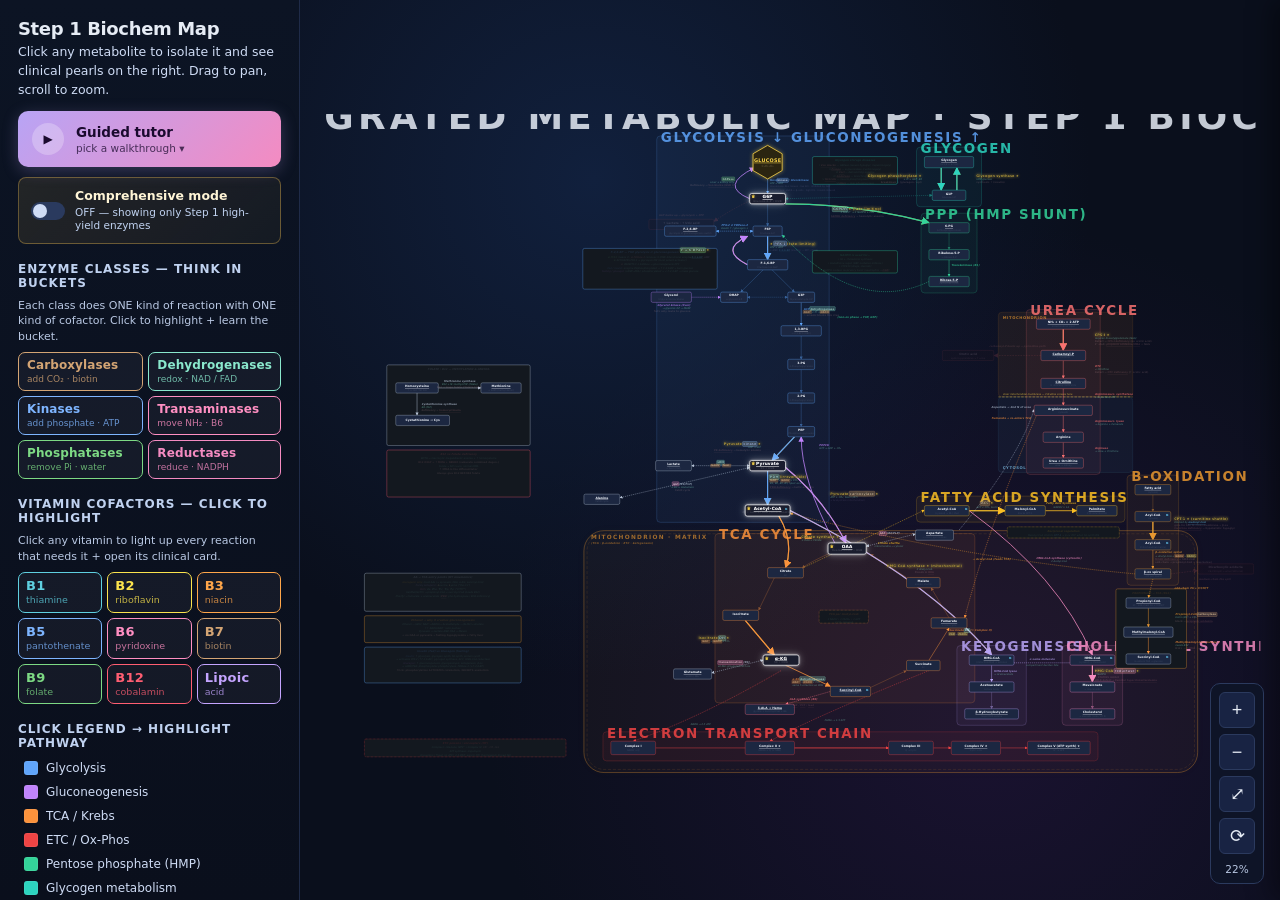
<file: index.html>
<!DOCTYPE html>
<html lang="en">
<head>
<meta charset="utf-8">
<title>Step 1 Biochem — Integrated Metabolic Map</title>
<style>
:root {
  --bg: #0a0f1c;
  --panel: #111a2e;
  --panel-2: #182343;
  --ink: #e6ecf5;
  --muted: #a8b8d4;
  --hub: #f5c451;
  --hub-bg: #2b2511;
  --rl: #ff5a5f;
  --cof: #8ae8cd;
  --reg: #d6b9f3;
  --note: #f5bcbc;
  --p-glyco: #60a5fa;
  --p-gng:   #c084fc;
  --p-tca:   #fb923c;
  --p-etc:   #ef4444;
  --p-ppp:   #34d399;
  --p-glyg:  #2dd4bf;
  --p-fas:   #fbbf24;
  --p-box:   #e89730;
  --p-keto:  #b8a4f5;
  --p-chol:  #f48bc1;
  --p-urea:  #f87171;
  --p-aa:    #b8c5d8;
  --p-heme:  #fb7185;
}
* { box-sizing: border-box; }
html, body { margin:0; padding:0; height:100%; background:var(--bg); color:var(--ink); font-family: 'Inter','Segoe UI', system-ui, sans-serif; overflow:hidden; }
#app { display:grid; grid-template-columns: 300px 1fr; height:100vh; }

aside#sidebar {
  background: linear-gradient(180deg, #0c1424 0%, #0a0f1c 100%);
  border-right: 1px solid #1f2b48;
  padding: 18px;
  overflow-y: auto;
}
aside h1 { font-size: 18px; margin: 0 0 4px 0; letter-spacing: -0.02em; }
aside h2 { font-size: 12px; margin: 18px 0 8px 0; color: #c0d2f0; text-transform: uppercase; letter-spacing: 0.08em; }
aside p.intro { font-size: 12.5px; line-height: 1.5; color: #cfdcf5; margin: 4px 0 12px 0; }
.legend { display:flex; flex-direction:column; gap:4px; font-size:12px; }
.legend .row { display:flex; align-items:center; gap:8px; cursor:pointer; padding:3px 6px; border-radius:4px; color:#cfdcf5; }
.legend .row:hover { background:#162342; }
.legend .row.active { background:#1d2c54; color:#fff; }
.swatch { width:14px; height:14px; border-radius:3px; flex-shrink:0; box-shadow: 0 0 0 1px rgba(255,255,255,0.06) inset; }
.keyitem { font-size: 11.5px; color:#d3dff5; line-height:1.55; margin:3px 0; }
.keyitem b { color: var(--hub); }
.keyitem .rl { color: var(--rl); font-weight: 700; }
.controls { display:flex; gap:6px; margin-top: 14px; flex-wrap:wrap; }
.controls button {
  background: var(--panel-2); color: var(--ink); border: 1px solid #2b3a5e;
  padding: 6px 9px; font-size: 11.5px; border-radius:6px; cursor:pointer;
  transition: background 0.15s;
}
.controls button:hover { background:#22325a; }
.hint { font-size: 11px; color:#b9c8e3; margin-top: 10px; line-height:1.5; }
.pill { display:inline-block; padding:1px 6px; border-radius:4px; background:#1d2a4a; color:#bcd0f5; font-size:10.5px; margin-right:3px; }

/* MODE TOGGLE */
.mode-toggle {
  margin: 10px 0 4px 0;
  padding: 10px 12px;
  background: linear-gradient(135deg, rgba(245,196,81,0.10), rgba(255,213,79,0.04));
  border: 1px solid rgba(245,196,81,0.35);
  border-radius: 8px;
}
.mode-toggle label {
  display: flex; align-items: center; gap: 10px;
  cursor: pointer; font-size: 12.5px; font-weight: 700;
  color: #fff5d6;
}
.mode-toggle input { display: none; }
.mode-toggle .switch {
  width: 34px; height: 18px;
  background: #2a3a5e; border-radius: 10px;
  position: relative; flex-shrink: 0;
  transition: background 0.2s;
}
.mode-toggle .switch:after {
  content: ''; position: absolute; top: 2px; left: 2px;
  width: 14px; height: 14px; background: #cfdcf5;
  border-radius: 50%; transition: left 0.2s;
}
.mode-toggle input:checked + .switch { background: #f5c451; }
.mode-toggle input:checked + .switch:after { left: 18px; background: #2b2511; }
.mode-toggle .label-text { line-height: 1.3; }
.mode-toggle .sub { display: block; font-size: 10.5px; color: #c0d2f0; font-weight: 500; margin-top: 1px; }

/* CANVAS */
#canvas-container {
  position: relative;
  overflow: hidden;
  background:
    radial-gradient(circle at 30% 20%, #11203d 0%, transparent 50%),
    radial-gradient(circle at 70% 80%, #1a1230 0%, transparent 50%),
    var(--bg);
  cursor: grab;
}
#canvas-container.dragging { cursor: grabbing; }
#canvas-transform {
  transform-origin: 0 0;
  transform: translate(0,0) scale(1);
  will-change: transform;
}
svg#map { display:block; user-select:none; }

/* SVG node + edge default styles */
.node rect { fill: #1c2741; stroke: #3a4c75; stroke-width: 1.5; rx:7; ry:7; transition: stroke-width 0.18s, filter 0.18s; }
.node text.lbl { fill: #f1f5fc; font-size: 13.5px; font-weight: 700; text-anchor: middle; dominant-baseline: middle; pointer-events:none; }
.node text.sub { fill: #b8c8e2; font-size: 10.5px; text-anchor: middle; dominant-baseline: middle; pointer-events:none; }
.node.hub rect.outline {
  fill: #1a1d2e !important;
  stroke: #ffffff !important;
  stroke-width: 3 !important;
  rx: 9; ry: 9;
  filter:
    drop-shadow(0 0 5px rgba(255,255,255,0.55))
    drop-shadow(0 0 14px rgba(255,255,255,0.28))
    drop-shadow(0 0 28px rgba(255,255,255,0.10));
}
.node.hub text.lbl {
  fill: #ffffff !important;
  font-size: 19px;
  font-weight: 900;
  letter-spacing: 0.04em;
  filter: drop-shadow(0 0 3px rgba(255,255,255,0.4));
}
.node.hub text.sub {
  fill: #d8dbe6;
  font-size: 11.5px;
  font-weight: 700;
  letter-spacing: 0.04em;
}
.node.hub text.hub-crown {
  fill: #ffd84a;
  font-size: 20px;
  font-weight: 900;
  pointer-events: none;
  dominant-baseline: middle;
  filter:
    drop-shadow(0 0 3px rgba(255,216,74,0.8))
    drop-shadow(0 0 7px rgba(255,216,74,0.35));
}
.node.hub:hover rect.outline {
  stroke-width: 4 !important;
  filter:
    drop-shadow(0 0 8px rgba(255,255,255,0.75))
    drop-shadow(0 0 22px rgba(255,255,255,0.4));
}
.node.hub.selected rect.outline {
  stroke-width: 5 !important;
  filter:
    drop-shadow(0 0 12px rgba(255,255,255,0.95))
    drop-shadow(0 0 30px rgba(255,255,255,0.5));
}
.node { cursor: pointer; }
.node rect.hit, .node polygon.hit { fill: transparent; stroke: transparent; }
.node.has-clinical text.lbl { text-decoration: underline; text-decoration-color: rgba(245,196,81,0.85); text-decoration-thickness: 2px; text-underline-offset: 3px; }

.node:hover rect.outline,
.node:hover polygon.outline { stroke-width: 3; filter: brightness(1.2); }
.node.selected rect.outline,
.node.selected polygon.outline { stroke-width: 4; filter: drop-shadow(0 0 8px var(--hub)) brightness(1.2); }

/* "Also appears elsewhere" corner badge (cyan = matches the jump-link language) */
.node text.twin-badge {
  fill: #6ad6ff;
  font-size: 15px;
  font-weight: 800;
  pointer-events: none;
  dominant-baseline: middle;
  opacity: 0.7;
  filter: drop-shadow(0 0 3px rgba(106,214,255,0.55));
}
/* A twin of the currently-selected molecule — cyan ring, distinct from gold .selected */
.node.twin-active rect.outline,
.node.twin-active polygon.outline {
  stroke: #6ad6ff !important;
  stroke-width: 4;
  filter: drop-shadow(0 0 8px #6ad6ff) drop-shadow(0 0 16px rgba(106,214,255,0.4));
}
.node.twin-active text.twin-badge { opacity: 1; }

/* GLUCOSE HEXAGON — the "START" ring */
.node.start polygon.outline {
  fill: #2b2511;
  stroke: #ffd84a;
  stroke-width: 3.5;
  filter: drop-shadow(0 0 10px rgba(255,216,74,0.45));
}
.node.start text.lbl {
  fill: #ffd84a;
  font-size: 22px;
  font-weight: 900;
  letter-spacing: 0.05em;
}
.node.start text.sub {
  fill: #f5deb3;
  font-size: 13px;
  font-weight: 600;
}
.node.start text.start-tag {
  fill: #ffd84a;
  font-size: 11px;
  font-weight: 800;
  letter-spacing: 0.18em;
  text-anchor: middle;
  pointer-events: none;
}

/* edges */
.edge path.line, .edge line.line { fill:none; stroke-width: 2; }
.edge path.line.thick, .edge line.line.thick { stroke-width: 3.5; }
.edge path.line.dashed, .edge line.line.dashed { stroke-dasharray: 5 4; }

text.enz { font-size: 12px; font-style: italic; font-weight: 600; pointer-events:none; fill: #e6ecf5; }

/* Enzyme class HIGHLIGHT — the class-defining word inside each enzyme
   name (e.g. "carboxylase", "kinase", "DH") gets a translucent
   colored box painted behind it. Same color = same enzyme family →
   instant pattern recognition across the whole map. */
tspan.ec-mark {
  font-weight: 900 !important;
  font-style: normal !important;
  letter-spacing: 0.02em;
}
tspan.ec-carb { fill: #f7d8a8 !important; }
tspan.ec-dh   { fill: #c4f5e6 !important; }
tspan.ec-kin  { fill: #cfe1ff !important; }
tspan.ec-tram { fill: #ffd0e2 !important; }
tspan.ec-phos { fill: #c9eecb !important; }
tspan.ec-red  { fill: #f9cce0 !important; }

/* Translucent box painted behind the highlighted word */
rect.ec-bg {
  pointer-events: none;
  fill-opacity: 0.22;
  stroke-width: 1.5;
  stroke-opacity: 0.80;
}
rect.ec-bg-carb { fill: #d4a574; stroke: #d4a574; }
rect.ec-bg-dh   { fill: #8ae8cd; stroke: #8ae8cd; }
rect.ec-bg-kin  { fill: #7eb5ff; stroke: #7eb5ff; }
rect.ec-bg-tram { fill: #ff8fc2; stroke: #ff8fc2; }
rect.ec-bg-phos { fill: #7dd984; stroke: #7dd984; }
rect.ec-bg-red  { fill: #f48bc1; stroke: #f48bc1; }

/* Cofactor substrate highlight — NAD/NADH/NADP/NADPH and FAD/FADH₂.
   Colors match the vitamin chips in the sidebar (NAD = B3 orange,
   FAD = B2 yellow) so the cross-reference is obvious. */
tspan.cof-mark {
  font-weight: 800 !important;
  letter-spacing: 0.02em;
}
tspan.cof-nad { fill: #ffd49a !important; }   /* light B3 orange */
tspan.cof-fad { fill: #fff09c !important; }   /* light B2 yellow */
/* Cofactor highlight = flat color swipe (no border).
   Looks like a highlighter mark instead of a chunky box → less visual
   competition with the surrounding text. */
rect.cof-bg {
  pointer-events: none;
  fill-opacity: 0.28;
  stroke: none;
}
rect.cof-bg-nad { fill: #ffa64a; }
rect.cof-bg-fad { fill: #fbe34d; }

/* Clickable disease link inside a note — visibly underlined, hoverable */
tspan.disease-link {
  fill: #ff9ea2 !important;
  font-weight: 800 !important;
  cursor: pointer !important;
  pointer-events: auto !important;
  text-decoration: underline;
  text-decoration-color: rgba(255,158,162,0.7);
  text-decoration-thickness: 2px;
  text-underline-offset: 2px;
  transition: fill 0.15s;
}
tspan.disease-link:hover {
  fill: #ffd4d6 !important;
  text-decoration-color: #ffd4d6;
}

/* Cross-reference link — cyan dashed underline; jumps to the real step */
tspan.xref-link {
  fill: #6ad6ff !important;
  font-weight: 800 !important;
  cursor: pointer !important;
  pointer-events: auto !important;
  text-decoration: underline;
  text-decoration-style: dashed;
  text-decoration-color: rgba(106,214,255,0.75);
  text-underline-offset: 2px;
  transition: fill 0.15s;
}
tspan.xref-link:hover { fill: #b8e8ff !important; }

/* Jump link inside the HTML right panel (e.g. "Same molecule — also here") */
.rp-jump { color:#6ad6ff; font-weight:700; cursor:pointer; text-decoration:underline; text-decoration-style:dashed; text-underline-offset:2px; }
.rp-jump:hover { color:#b8e8ff; }

/* Pulse — flashes a cross-reference target after the camera jumps to it */
.xref-pulse path.line { animation: xrefPulseEdge 0.55s ease-in-out 3; }
.xref-pulse rect.outline,
.xref-pulse polygon.outline { animation: xrefPulseNode 0.55s ease-in-out 3; }
@keyframes xrefPulseEdge {
  0%, 100% { filter: none; }
  50% { filter: drop-shadow(0 0 10px #6ad6ff) drop-shadow(0 0 18px #6ad6ff); }
}
@keyframes xrefPulseNode {
  0%, 100% { filter: none; }
  50% { filter: drop-shadow(0 0 12px #6ad6ff) drop-shadow(0 0 22px #6ad6ff); }
}
text.cof { font-size: 11px; fill: var(--cof); font-style: italic; pointer-events:none; font-weight:500; }
text.reg { font-size: 10.5px; fill: var(--reg); pointer-events:none; font-weight:500; }
text.note { font-size: 11px; fill: var(--note); pointer-events:none; font-weight:600; }

/* HIGH-YIELD rate-limiting enzyme: bright gold, big, glow */
text.enz.rl {
  fill: #ffd84a !important;
  font-size: 15.5px;
  font-weight: 900;
  font-style: normal;
  letter-spacing: 0.02em;
  filter:
    drop-shadow(0 0 2px rgba(10,15,28,0.95))
    drop-shadow(0 0 2px rgba(10,15,28,0.95))
    drop-shadow(0 0 7px rgba(255,216,74,0.55));
}
.edge path.line.rl {
  stroke-width: 5 !important;
  filter: drop-shadow(0 0 3px rgba(255,216,74,0.55));
}

/* ESSENTIAL MODE — hide low-yield enzyme labels (and their highlight rects!) */
svg.essential .edge-label.low-yield text,
svg.essential .edge-label.low-yield rect.ec-bg,
svg.essential .edge-label.low-yield rect.cof-bg { display: none; }
svg.essential .edge.low-yield path.line,
svg.essential .edge.low-yield line.line { opacity: 0.5; }

.c-glyco { stroke: var(--p-glyco); }  text.c-glyco { fill: var(--p-glyco); stroke:none; }
.c-gng   { stroke: var(--p-gng); }    text.c-gng   { fill: var(--p-gng);   stroke:none; }
.c-tca   { stroke: var(--p-tca); }    text.c-tca   { fill: var(--p-tca);   stroke:none; }
.c-etc   { stroke: var(--p-etc); }    text.c-etc   { fill: var(--p-etc);   stroke:none; }
.c-ppp   { stroke: var(--p-ppp); }    text.c-ppp   { fill: var(--p-ppp);   stroke:none; }
.c-glyg  { stroke: var(--p-glyg); }   text.c-glyg  { fill: var(--p-glyg);  stroke:none; }
.c-fas   { stroke: var(--p-fas); }    text.c-fas   { fill: var(--p-fas);   stroke:none; }
.c-box   { stroke: var(--p-box); }    text.c-box   { fill: var(--p-box);   stroke:none; }
.c-keto  { stroke: var(--p-keto); }   text.c-keto  { fill: var(--p-keto);  stroke:none; }
.c-chol  { stroke: var(--p-chol); }   text.c-chol  { fill: var(--p-chol);  stroke:none; }
.c-urea  { stroke: var(--p-urea); }   text.c-urea  { fill: var(--p-urea);  stroke:none; }
.c-aa    { stroke: var(--p-aa); }     text.c-aa    { fill: var(--p-aa);    stroke:none; }
.c-heme  { stroke: var(--p-heme); }   text.c-heme  { fill: var(--p-heme);  stroke:none; }

.tint-glyco rect.outline,  .tint-glyco polygon.outline  { stroke: var(--p-glyco); }
.tint-gng rect.outline,    .tint-gng polygon.outline    { stroke: var(--p-gng); }
.tint-tca rect.outline,    .tint-tca polygon.outline    { stroke: var(--p-tca); }
.tint-etc rect.outline,    .tint-etc polygon.outline    { stroke: var(--p-etc); }
.tint-ppp rect.outline,    .tint-ppp polygon.outline    { stroke: var(--p-ppp); }
.tint-glyg rect.outline,   .tint-glyg polygon.outline   { stroke: var(--p-glyg); }
.tint-fas rect.outline,    .tint-fas polygon.outline    { stroke: var(--p-fas); }
.tint-box rect.outline,    .tint-box polygon.outline    { stroke: var(--p-box); }
.tint-keto rect.outline,   .tint-keto polygon.outline   { stroke: var(--p-keto); }
.tint-chol rect.outline,   .tint-chol polygon.outline   { stroke: var(--p-chol); }
.tint-urea rect.outline,   .tint-urea polygon.outline   { stroke: var(--p-urea); }
.tint-aa rect.outline,     .tint-aa polygon.outline     { stroke: var(--p-aa); }
.tint-heme rect.outline,   .tint-heme polygon.outline   { stroke: var(--p-heme); }

svg.isolated #edges > g,
svg.isolated #edge-labels > g,
svg.isolated #nodes > g { opacity: 0.08; transition: opacity 0.2s; }
svg.isolated #edges > g.active,
svg.isolated #edge-labels > g.active,
svg.isolated #nodes > g.active { opacity: 1; }
svg.isolated #panels > g { opacity: 0.22; transition: opacity 0.2s; }

.pathway-label {
  font-weight: 800;
  letter-spacing: 0.12em;
  text-transform: uppercase;
  opacity: 0.5;
  pointer-events:none;
}

/* ORGANELLE — stylized mitochondrion container */
.organelle rect.mito-outer {
  pointer-events: none;
  fill-opacity: 0.04;
  stroke-opacity: 0.50;
  stroke-width: 3;
  filter: drop-shadow(0 0 20px rgba(232,151,48,0.10));
}
.organelle rect.mito-inner {
  pointer-events: none;
  fill: none;
  stroke-opacity: 0.35;
  stroke-width: 1.5;
  stroke-dasharray: 14 8;
}
text.organelle-label {
  font-size: 26px;
  font-weight: 900;
  letter-spacing: 0.22em;
  text-transform: uppercase;
  opacity: 0.65;
  pointer-events: none;
}
text.organelle-sub {
  font-size: 12px;
  font-weight: 600;
  font-style: italic;
  letter-spacing: 0.04em;
  opacity: 0.55;
  pointer-events: none;
}

/* SHUNT PATHWAYS — faint by default, light up when their disease is clicked */
.shunt { opacity: 0.15; transition: opacity 0.25s; cursor: pointer; }
.shunt.active { opacity: 1; }
.shunt-arrow {
  fill: none; stroke: #ff6b6f; stroke-width: 3; stroke-dasharray: 7 5;
}
.shunt.active .shunt-arrow { filter: drop-shadow(0 0 6px rgba(255,107,111,0.65)); }
.shunt-box { fill: #2a1416; stroke: #ff6b6f; stroke-width: 2; }
.shunt.active .shunt-box { filter: drop-shadow(0 0 9px rgba(255,107,111,0.55)); }
text.shunt-lbl {
  fill: #ffd4d6; font-size: 13px; font-weight: 800;
  text-anchor: middle; dominant-baseline: middle; pointer-events: none;
}
text.shunt-sub {
  fill: #f0a8ac; font-size: 10px; font-weight: 500;
  text-anchor: middle; dominant-baseline: middle; pointer-events: none;
}
text.shunt-desc {
  fill: #ff9ea2; font-size: 11px; font-style: italic; font-weight: 600;
  pointer-events: none;
}

/* Red ✗ drawn over a blocked (deficient) enzyme step — kept semi-transparent
   so the enzyme label underneath stays readable. */
.block-x { animation: blockPop 0.28s ease-out; opacity: 0.8; }
.block-x-disc { fill: #1a0a0c; fill-opacity: 0.45; stroke: #ff3b3f; stroke-width: 2.5; }
.block-x-line {
  stroke: #ff3b3f; stroke-width: 5; stroke-linecap: round;
  filter: drop-shadow(0 0 5px rgba(255,59,63,0.7));
}
@keyframes blockPop { 0% { opacity: 0; } 70% { opacity: 0.9; } 100% { opacity: 0.8; } }

/* UREA-CYCLE COMPARTMENT SPLIT — mito (top) vs cytosol (bottom) */
.urea-zone-mito {
  pointer-events: none;
  fill: #e89730; fill-opacity: 0.07;
  stroke: #e89730; stroke-opacity: 0.32; stroke-width: 1.5;
}
.urea-zone-cyto {
  pointer-events: none;
  fill: #5fa8d4; fill-opacity: 0.06;
  stroke: #5fa8d4; stroke-opacity: 0.30; stroke-width: 1.5;
}
.urea-membrane {
  stroke: #ffd84a; stroke-width: 2.5;
  stroke-dasharray: 11 6; stroke-opacity: 0.7;
  pointer-events: none;
}
text.urea-zone-label {
  font-size: 17px; font-weight: 800; letter-spacing: 0.14em;
  pointer-events: none;
}
text.urea-zone-label.mito { fill: #e89730; opacity: 0.72; }
text.urea-zone-label.cyto { fill: #7ec8ee; opacity: 0.72; }
text.urea-membrane-label {
  font-size: 11px; font-style: italic; fill: #ffd84a;
  opacity: 0.78; pointer-events: none;
}

/* PATHWAY BOXES — translucent grouping rectangles */
.pathway-box rect {
  pointer-events: none;
  fill-opacity: 0.05;
  stroke-opacity: 0.55;
  stroke-width: 1.5;
}
text.box-label {
  font-weight: 800;
  letter-spacing: 0.12em;
  text-transform: uppercase;
  opacity: 0.85;
  pointer-events: none;
}

/* ENZYME-CLASS CHIPS — the "think in buckets" launcher */
.enzclass-grid {
  display: grid;
  grid-template-columns: repeat(2, 1fr);
  gap: 5px;
  margin-bottom: 6px;
}
.enzclass-chip {
  background: rgba(255,255,255,0.04);
  border: 1.5px solid var(--c, #2b3a5e);
  color: var(--c, #fff);
  border-radius: 7px;
  padding: 6px 8px;
  cursor: pointer;
  font-family: inherit;
  text-align: left;
  display: flex;
  flex-direction: column;
  line-height: 1.15;
  transition: all 0.15s;
}
.enzclass-chip b { font-size: 12px; font-weight: 800; letter-spacing: 0.01em; }
.enzclass-chip span { font-size: 9px; opacity: 0.78; font-weight: 500; margin-top: 1px; }
.enzclass-chip:hover { background: rgba(255,255,255,0.09); transform: translateY(-1px); }
.enzclass-chip.active {
  background: var(--c);
  color: #0a0f1c;
  box-shadow: 0 0 12px var(--c);
}
.enzclass-chip.active b, .enzclass-chip.active span { color: #0a0f1c; opacity: 1; }

/* DISEASE BROWSER — collapsible, grouped list in the sidebar */
.disease-launch {
  display: flex; align-items: center; justify-content: space-between;
  width: 100%;
  background: rgba(255,90,95,0.08);
  border: 1px solid rgba(255,90,95,0.35);
  border-left: 3px solid var(--rl);
  color: #ffd4d6;
  border-radius: 7px;
  padding: 8px 11px;
  margin: 2px 0 6px 0;
  cursor: pointer;
  font-family: inherit;
  font-size: 12.5px;
  font-weight: 700;
  transition: background 0.15s;
}
.disease-launch:hover { background: rgba(255,90,95,0.16); }
.disease-launch .dl-caret { transition: transform 0.2s; opacity: 0.8; }
.disease-launch.open .dl-caret { transform: rotate(180deg); }
.disease-list { display: none; flex-direction: column; gap: 2px; margin-bottom: 6px; }
.disease-list.open { display: flex; }
.disease-group-label {
  font-size: 10px; font-weight: 800; letter-spacing: 0.06em;
  text-transform: uppercase; color: #8aa0c2;
  margin: 7px 0 2px 2px;
}
.disease-row {
  display: flex; flex-direction: column;
  background: rgba(255,255,255,0.03);
  border: 1px solid #2b3a5e;
  border-left: 3px solid rgba(255,90,95,0.5);
  border-radius: 5px;
  padding: 4px 9px;
  cursor: pointer;
  font-family: inherit;
  text-align: left;
  line-height: 1.2;
  transition: all 0.12s;
}
.disease-row b { font-size: 11.5px; font-weight: 700; color: #eef3fb; }
.disease-row span { font-size: 9px; color: #9caec7; margin-top: 1px; }
.disease-row:hover { background: rgba(255,90,95,0.13); transform: translateX(2px); }
.disease-row.active { background: rgba(255,90,95,0.22); border-color: var(--rl); }
.disease-row.active b { color: #ffd4d6; }

/* VITAMIN CHIPS */
.vit-hint { font-size: 11px; color:#b9c8e3; margin: 0 0 8px 0; line-height: 1.4; }
.vit-grid {
  display: grid;
  grid-template-columns: repeat(3, 1fr);
  gap: 5px;
}
.vit-chip {
  background: rgba(255,255,255,0.04);
  border: 1.5px solid var(--c, #2b3a5e);
  color: var(--c, #fff);
  border-radius: 7px;
  padding: 6px 7px;
  cursor: pointer;
  font-family: inherit;
  text-align: left;
  transition: all 0.15s;
  display: flex;
  flex-direction: column;
  align-items: flex-start;
  line-height: 1.1;
}
.vit-chip b { font-size: 13px; font-weight: 800; letter-spacing: 0.02em; }
.vit-chip span { font-size: 9.5px; opacity: 0.75; font-weight: 500; margin-top: 2px; }
.vit-chip:hover { background: rgba(255,255,255,0.08); transform: translateY(-1px); }
.vit-chip.active {
  background: var(--c);
  color: #0a0f1c;
  box-shadow: 0 0 12px var(--c);
}
.vit-chip.active b, .vit-chip.active span { color: #0a0f1c; opacity: 1; }

/* TUTOR — launch button + lesson card */
.tutor-launch {
  display: flex; align-items: center; gap: 12px;
  width: 100%;
  background: linear-gradient(135deg, #b8a4f5 0%, #f48bc1 100%);
  color: #1a0a2e;
  border: none;
  border-radius: 10px;
  padding: 12px 14px;
  margin: 4px 0 8px 0;
  cursor: pointer;
  font-family: inherit;
  text-align: left;
  box-shadow: 0 4px 16px rgba(184,164,245,0.25);
  transition: transform 0.15s, box-shadow 0.15s;
}
.tutor-launch:hover {
  transform: translateY(-1px);
  box-shadow: 0 6px 20px rgba(184,164,245,0.4);
}
.tutor-launch .t-icon {
  width: 32px; height: 32px;
  background: rgba(255,255,255,0.25);
  border-radius: 50%;
  display: flex; align-items: center; justify-content: center;
  font-size: 12px;
  flex-shrink: 0;
}
.tutor-launch .t-text { display: flex; flex-direction: column; line-height: 1.25; }
.tutor-launch b { font-size: 13.5px; font-weight: 800; }
.tutor-launch .t-sub { font-size: 10.5px; opacity: 0.75; font-weight: 500; margin-top: 1px; }

/* Tour-picker menu — drops down under the Guided-tutor button */
.tour-menu {
  display: none;
  flex-direction: column;
  gap: 5px;
  margin: 2px 0 8px 0;
}
.tour-menu.open { display: flex; }
.tour-item {
  background: rgba(184,164,245,0.07);
  border: 1px solid rgba(184,164,245,0.30);
  border-left: 3px solid #b8a4f5;
  border-radius: 7px;
  padding: 8px 11px;
  cursor: pointer;
  font-family: inherit;
  text-align: left;
  display: flex;
  flex-direction: column;
  line-height: 1.25;
  transition: all 0.15s;
}
.tour-item b { font-size: 12.5px; font-weight: 800; color: #ede6fc; }
.tour-item span { font-size: 10px; color: #b8a4f5; margin-top: 2px; }
.tour-item:hover { background: rgba(184,164,245,0.16); transform: translateX(2px); }
/* hide the menu while a tour is running */
body.tutor-active .tour-menu { display: none; }

/* Tutor lesson card — uses the right panel body */
.tutor-card .lesson-counter {
  font-size: 10.5px; color: #b8a4f5; font-weight: 700;
  letter-spacing: 0.08em; text-transform: uppercase;
  margin-bottom: 4px;
}
.tutor-card .lesson-content { font-size: 13px; line-height: 1.55; color: #e6ecf5; }
.tutor-card .lesson-content p { margin: 8px 0; }
.tutor-card .lesson-content ul, .tutor-card .lesson-content ol { margin: 6px 0 8px 0; padding-left: 22px; }
.tutor-card .lesson-content li { margin: 3px 0; }
.tutor-card .lesson-content b { color: #fff5d6; }
.tutor-card .lesson-content i { color: #ffe7a3; font-style: normal; font-weight: 600; }

/* Lesson content callout blocks */
.tutor-card .lc-pearl, .tutor-card .lc-mnemonic, .tutor-card .lc-drug, .tutor-card .lc-clinical, .tutor-card .lc-warn {
  margin: 8px 0;
  padding: 8px 12px 8px 14px;
  border-radius: 6px;
  font-size: 12.5px;
  line-height: 1.5;
  border-left: 3px solid;
}
.tutor-card .lc-pearl    { background: rgba(245,196,81,0.10); border-color: var(--hub); color: #fff5d6; }
.tutor-card .lc-mnemonic { background: rgba(184,164,245,0.13); border-color: #b8a4f5; color: #ede6fc; }
.tutor-card .lc-drug     { background: rgba(106,214,255,0.11); border-color: #6ad6ff; color: #dff1fc; }
.tutor-card .lc-clinical { background: rgba(255, 90, 95, 0.13); border-color: var(--rl); color: #fbe5e6; }
.tutor-card .lc-warn     { background: rgba(255, 90, 95, 0.18); border-color: var(--rl); color: #ffd4d6; font-weight: 600; }
.tutor-card .lc-pearl b, .tutor-card .lc-pearl i      { color: #ffe7a3; }
.tutor-card .lc-mnemonic b, .tutor-card .lc-mnemonic i { color: #d6c2ff; }
.tutor-card .lc-drug b, .tutor-card .lc-drug i        { color: #b8e8ff; }
.tutor-card .lc-clinical b, .tutor-card .lc-clinical i { color: #ffd4d6; }

/* Tutor navigation buttons */
.tutor-nav {
  display: flex; gap: 8px;
  margin-top: 14px;
}
.tutor-nav button {
  flex: 1;
  background: var(--panel-2);
  color: var(--ink);
  border: 1px solid #2b3a5e;
  padding: 9px 12px;
  border-radius: 7px;
  font-family: inherit;
  font-size: 12.5px;
  font-weight: 700;
  cursor: pointer;
  transition: all 0.15s;
}
.tutor-nav button:hover:not(:disabled) { background: #2a3a5e; transform: translateY(-1px); }
.tutor-nav button:disabled { opacity: 0.3; cursor: default; }
.tutor-nav button.tutor-next {
  background: linear-gradient(135deg, #b8a4f5 0%, #f48bc1 100%);
  color: #1a0a2e;
  border-color: transparent;
}
.tutor-nav button.tutor-next:hover { box-shadow: 0 4px 14px rgba(184,164,245,0.4); }

/* Progress bar */
.tutor-progress {
  margin-top: 10px;
  height: 4px;
  background: #1a2438;
  border-radius: 2px;
  overflow: hidden;
}
.tutor-progress .bar {
  height: 100%;
  background: linear-gradient(90deg, #b8a4f5, #f48bc1, #ffd84a);
  transition: width 0.3s;
}

/* Tutor active — slightly dim everything outside the lesson card */
body.tutor-active #sidebar h2,
body.tutor-active #sidebar .keyitem,
body.tutor-active #sidebar .legend,
body.tutor-active #sidebar .vit-grid,
body.tutor-active #sidebar .hint,
body.tutor-active #sidebar .controls,
body.tutor-active #sidebar .vit-hint {
  opacity: 0.35;
  pointer-events: none;
  transition: opacity 0.3s;
}
/* Mode toggle stays fully interactive during the tutor — you can flip
   essential / comprehensive without leaving the lesson. */
body.tutor-active #sidebar .mode-toggle { opacity: 1; pointer-events: auto; }
body.tutor-active #tutor-start { display: none; }

/* RIGHT PANEL */
#rightpanel {
  position: absolute; top: 0; right: 0; bottom: 0;
  width: 380px;
  background: linear-gradient(180deg, #0f1a30 0%, #0a1224 100%);
  border-left: 1px solid #2b3a5e;
  box-shadow: -8px 0 24px rgba(0,0,0,0.4);
  transform: translateX(100%);
  transition: transform 0.3s cubic-bezier(.22,.61,.36,1);
  overflow-y: auto;
  z-index: 50;
  color: #eef3fb;
}
#rightpanel.open { transform: translateX(0); }
#rightpanel .rp-header {
  position: sticky; top: 0;
  padding: 14px 18px 12px 18px;
  background: linear-gradient(180deg, #131e36 0%, #101a2e 100%);
  border-bottom: 1px solid #2b3a5e;
  display:flex; align-items:flex-start; justify-content:space-between;
  gap: 10px;
}
#rightpanel .rp-title { font-size: 17px; font-weight: 800; letter-spacing:-0.01em; }
#rightpanel .rp-tag {
  display:inline-block; font-size: 10.5px; font-weight:700; padding: 2px 7px;
  border-radius: 4px; margin-top:4px; text-transform:uppercase; letter-spacing:0.05em;
}
#rightpanel .rp-close {
  background: #1c2741; color:#cfdcf5; border:1px solid #3a4c75;
  border-radius: 6px; cursor:pointer; padding: 4px 8px; font-size: 13px;
  flex-shrink:0;
}
#rightpanel .rp-close:hover { background:#2a3a5e; }
#rightpanel .rp-body { padding: 14px 18px 24px 18px; }
#rightpanel h3 {
  font-size: 11px; color:#c0d2f0; margin: 14px 0 6px 0;
  text-transform: uppercase; letter-spacing: 0.08em; font-weight: 700;
}
#rightpanel .rp-why { font-size: 13.5px; line-height: 1.55; color:#e6ecf5; margin: 6px 0 0 0; }
#rightpanel ul.pearls { list-style:none; padding:0; margin: 4px 0 0 0; }
#rightpanel ul.pearls li {
  font-size: 12.5px; line-height: 1.5; color:#dde6f5; margin: 0 0 7px 0;
  padding: 5px 10px 5px 22px; position:relative;
  border-radius: 5px;
  background: rgba(245,196,81,0.06);
  border-left: 3px solid rgba(245,196,81,0.55);
}
#rightpanel ul.pearls li:before {
  content: '★'; position:absolute; left: 6px; top: 5px;
  color: var(--hub); font-size: 11px; font-weight: 900;
}
#rightpanel ul.pearls li.warn {
  background: rgba(255, 90, 95, 0.13);
  border-left: 3px solid var(--rl);
  color: #fbe5e6;
}
#rightpanel ul.pearls li.warn:before {
  content: '⚠'; color: var(--rl); font-size: 12px; top: 5px;
}
#rightpanel ul.pearls li.drug {
  background: rgba(106, 214, 255, 0.10);
  border-left: 3px solid #6ad6ff;
  color: #e0f1fc;
}
#rightpanel ul.pearls li.drug:before {
  content: '℞'; color: #6ad6ff; font-size: 13px; font-weight: 700; top: 4px;
}
#rightpanel ul.pearls li.mnemonic {
  background: rgba(184, 164, 245, 0.10);
  border-left: 3px solid #b8a4f5;
  color: #ede6fc;
}
#rightpanel ul.pearls li.mnemonic:before {
  content: '◆'; color: #b8a4f5; font-size: 11px; top: 5px;
}
#rightpanel ul.pearls li b { color: #fff5d6; font-weight: 800; }
#rightpanel ul.pearls li i { color: #ffe7a3; font-style: normal; font-weight: 700; }
#rightpanel ul.pearls li.warn b, #rightpanel ul.pearls li.warn i { color: #ffd4d6; }
#rightpanel ul.pearls li.drug b, #rightpanel ul.pearls li.drug i { color: #b8e8ff; }
#rightpanel .rp-conn { font-size: 11.5px; color:#cad9f0; line-height: 1.6; }
#rightpanel .rp-conn .arrow { color: var(--cof); margin: 0 4px; }
#rightpanel .rp-empty { font-size: 12px; color:#9caec7; font-style: italic; margin-top: 8px; }

#statusbar {
  position: absolute; left: 16px; bottom: 16px;
  background: rgba(15,22,40,0.92); border: 1px solid #2b3a5e;
  padding: 8px 14px; border-radius: 8px;
  font-size: 12px; color: var(--ink);
  max-width: 50ch;
  display: none;
}
#statusbar.visible { display: block; }
#statusbar .sb-title { font-weight: 700; font-size: 13px; margin-bottom: 2px; }
#statusbar .sb-sub { font-size: 11px; color: #c0d2f0; }

#floatctrl {
  position: absolute; right: 16px; bottom: 16px;
  display:flex; flex-direction:column; gap:6px;
  background: rgba(15,22,40,0.85); padding:8px; border-radius: 10px;
  border:1px solid #2b3a5e;
  z-index: 60;
  transition: right 0.3s cubic-bezier(.22,.61,.36,1);
}
body.rp-open #floatctrl { right: 396px; }
#floatctrl button {
  width: 36px; height:36px; font-size:18px;
  background: var(--panel-2); color:var(--ink);
  border:1px solid #2b3a5e; border-radius:6px; cursor:pointer;
}
#floatctrl button:hover { background:#22325a; }
#zoomdisplay {
  font-size: 10.5px; color: #b9c8e3; text-align:center; padding-top:3px;
}

.infopanel rect { rx:8; ry:8; stroke-width:1.5; fill:#13181f; }
.infopanel text { pointer-events:none; }

</style>
</head>
<body>
<div id="app">
<aside id="sidebar">
  <h1>Step 1 Biochem Map</h1>
  <p class="intro">Click any metabolite to isolate it and see clinical pearls on the right. Drag to pan, scroll to zoom.</p>

  <button id="tutor-start" class="tutor-launch" onclick="toggleTourMenu()">
    <span class="t-icon">▶</span>
    <span class="t-text">
      <b>Guided tutor</b>
      <span class="t-sub">pick a walkthrough ▾</span>
    </span>
  </button>
  <div id="tour-menu" class="tour-menu"></div>

  <div class="mode-toggle">
    <label>
      <input type="checkbox" id="comp-toggle">
      <span class="switch"></span>
      <span class="label-text">
        Comprehensive mode
        <span class="sub" id="mode-sub">OFF — showing only Step 1 high-yield enzymes</span>
      </span>
    </label>
  </div>

  <h2>Enzyme classes — think in buckets</h2>
  <p class="vit-hint">Each class does ONE kind of reaction with ONE kind of cofactor. Click to highlight + learn the bucket.</p>
  <div class="enzclass-grid" id="enzclass-grid">
    <button class="enzclass-chip" data-ec="carb" style="--c:#d4a574"><b>Carboxylases</b><span>add CO₂ · biotin</span></button>
    <button class="enzclass-chip" data-ec="dh"   style="--c:#8ae8cd"><b>Dehydrogenases</b><span>redox · NAD / FAD</span></button>
    <button class="enzclass-chip" data-ec="kin"  style="--c:#7eb5ff"><b>Kinases</b><span>add phosphate · ATP</span></button>
    <button class="enzclass-chip" data-ec="tram" style="--c:#ff8fc2"><b>Transaminases</b><span>move NH₂ · B6</span></button>
    <button class="enzclass-chip" data-ec="phos" style="--c:#7dd984"><b>Phosphatases</b><span>remove Pi · water</span></button>
    <button class="enzclass-chip" data-ec="red"  style="--c:#f48bc1"><b>Reductases</b><span>reduce · NADPH</span></button>
  </div>

  <h2>Vitamin cofactors — click to highlight</h2>
  <p class="vit-hint">Click any vitamin to light up every reaction that needs it + open its clinical card.</p>
  <div class="vit-grid" id="vit-grid">
    <button class="vit-chip" data-vit="B1"     style="--c:#5fd0e0"><b>B1</b><span>thiamine</span></button>
    <button class="vit-chip" data-vit="B2"     style="--c:#fbe34d"><b>B2</b><span>riboflavin</span></button>
    <button class="vit-chip" data-vit="B3"     style="--c:#ffa64a"><b>B3</b><span>niacin</span></button>
    <button class="vit-chip" data-vit="B5"     style="--c:#7eb5ff"><b>B5</b><span>pantothenate</span></button>
    <button class="vit-chip" data-vit="B6"     style="--c:#ff8fc2"><b>B6</b><span>pyridoxine</span></button>
    <button class="vit-chip" data-vit="B7"     style="--c:#d4a574"><b>B7</b><span>biotin</span></button>
    <button class="vit-chip" data-vit="B9"     style="--c:#7dd984"><b>B9</b><span>folate</span></button>
    <button class="vit-chip" data-vit="B12"    style="--c:#ff5e72"><b>B12</b><span>cobalamin</span></button>
    <button class="vit-chip" data-vit="lipoic" style="--c:#c4a4ff"><b>Lipoic</b><span>acid</span></button>
  </div>

  <h2>Click legend → highlight pathway</h2>
  <div class="legend" id="legend">
    <div class="row" data-pathway="glyco"><div class="swatch" style="background:var(--p-glyco)"></div>Glycolysis</div>
    <div class="row" data-pathway="gng"><div class="swatch" style="background:var(--p-gng)"></div>Gluconeogenesis</div>
    <div class="row" data-pathway="tca"><div class="swatch" style="background:var(--p-tca)"></div>TCA / Krebs</div>
    <div class="row" data-pathway="etc"><div class="swatch" style="background:var(--p-etc)"></div>ETC / Ox-Phos</div>
    <div class="row" data-pathway="ppp"><div class="swatch" style="background:var(--p-ppp)"></div>Pentose phosphate (HMP)</div>
    <div class="row" data-pathway="glyg"><div class="swatch" style="background:var(--p-glyg)"></div>Glycogen metabolism</div>
    <div class="row" data-pathway="fas"><div class="swatch" style="background:var(--p-fas)"></div>Fatty acid synthesis</div>
    <div class="row" data-pathway="box"><div class="swatch" style="background:var(--p-box)"></div>β-oxidation</div>
    <div class="row" data-pathway="keto"><div class="swatch" style="background:var(--p-keto)"></div>Ketogenesis</div>
    <div class="row" data-pathway="chol"><div class="swatch" style="background:var(--p-chol)"></div>Cholesterol synthesis</div>
    <div class="row" data-pathway="urea"><div class="swatch" style="background:var(--p-urea)"></div>Urea cycle</div>
    <div class="row" data-pathway="aa"><div class="swatch" style="background:var(--p-aa)"></div>Amino acid links (ALT / AST)</div>
    <div class="row" data-pathway="heme"><div class="swatch" style="background:var(--p-heme)"></div>Heme synthesis branch</div>
  </div>

  <h2>Diseases — browse &amp; block</h2>
  <p class="vit-hint">Click a disease to jump to the blocked enzyme (red ✗) + see where it shunts.</p>
  <button id="disease-toggle" class="disease-launch" onclick="toggleDiseaseList()">
    <span class="dl-label">🩺 Browse all diseases</span>
    <span class="dl-caret">▾</span>
  </button>
  <div id="disease-list" class="disease-list"></div>

  <h2>The 5 Hubs</h2>
  <div class="keyitem"><b>G6P</b> — glycolysis / PPP / glycogen / gluconeogenesis</div>
  <div class="keyitem"><b>Pyruvate</b> — 4-way: lactate, alanine, OAA, acetyl-CoA</div>
  <div class="keyitem"><b>Acetyl-CoA</b> — TCA / FA synth / ketones / cholesterol</div>
  <div class="keyitem"><b>OAA</b> — TCA / ↔ aspartate / → PEP</div>
  <div class="keyitem"><b>α-KG</b> — TCA / transamination hub</div>

  <h2>Reading the map</h2>
  <div class="keyitem"><span class="rl">★ gold + glow</span> = rate-limiting enzyme</div>
  <div class="keyitem"><span class="pill" style="background:#1a2f2a;color:#8ae8cd">cyan</span> = cofactor</div>
  <div class="keyitem"><span class="pill" style="background:#22193a;color:#d6b9f3">purple</span> = regulator</div>
  <div class="keyitem"><span class="pill" style="background:#2a1a1a;color:#f5bcbc">red</span> = clinical note</div>
  <div class="keyitem">Underlined labels have a clinical pearl card</div>

  <div class="controls">
    <button onclick="fitAll()">Fit</button>
    <button onclick="zoomBy(1.25)">+</button>
    <button onclick="zoomBy(0.8)">−</button>
    <button onclick="clearSelection()">Clear</button>
  </div>
  <p class="hint">Click a metabolite to isolate it + open its pearl card. Click empty space to clear.</p>
</aside>

<div id="canvas-container">
  <div id="canvas-transform">
    <svg id="map" viewBox="0 0 4200 3000" width="4200" height="3000" xmlns="http://www.w3.org/2000/svg">
      <defs id="defs"></defs>
      <g id="watermarks"></g>
      <g id="organelles"></g>
      <g id="pathway-boxes"></g>
      <g id="panels"></g>
      <g id="edges"></g>
      <g id="shunts"></g>
      <g id="nodes"></g>
      <g id="edge-labels"></g>
      <g id="disease-overlay"></g>
    </svg>
  </div>
  <div id="statusbar">
    <div class="sb-title" id="sb-title"></div>
    <div class="sb-sub" id="sb-sub"></div>
  </div>
  <div id="floatctrl">
    <button title="Zoom in" onclick="zoomBy(1.25)">+</button>
    <button title="Zoom out" onclick="zoomBy(0.8)">−</button>
    <button title="Fit to screen" onclick="fitAll()">⤢</button>
    <button title="Clear selection" onclick="clearSelection()">⟳</button>
    <div id="zoomdisplay">100%</div>
  </div>
  <aside id="rightpanel" aria-hidden="true">
    <div class="rp-header">
      <div>
        <div class="rp-title" id="rp-title">—</div>
        <div class="rp-tag" id="rp-tag">—</div>
      </div>
      <button class="rp-close" onclick="closePanel()" title="Close">×</button>
    </div>
    <div class="rp-body" id="rp-body"></div>
  </aside>
</div>
</div>

<script>
/* ====================================================================== */
/*  DATA — structural / layout                                             */
/*                                                                         */
/*  This file owns the SHAPE of the map: which metabolites exist, where    */
/*  they sit, which reactions connect them, what watermarks and info       */
/*  panels appear, and the pathway color/name registry.                    */
/*                                                                         */
/*  Edit this file to:                                                     */
/*    • move a node (change x/y, or cx/cy/hexR for shape:'hexagon')        */
/*    • add a new metabolite or reaction                                   */
/*    • mark a reaction as low-yield (hides label in Essential mode)       */
/*    • mark a reaction as rate-limiting (rl:true — gold glow)             */
/*    • tag a reaction with its vitamin cofactors (vits:['B1', ...])       */
/* ====================================================================== */

const PATHWAYS = {
  glyco:'#60a5fa', gng:'#c084fc', tca:'#fb923c', etc:'#ef4444',
  ppp:'#34d399', glyg:'#2dd4bf', fas:'#fbbf24', box:'#e89730',
  keto:'#b8a4f5', chol:'#f48bc1', urea:'#f87171', aa:'#b8c5d8', heme:'#fb7185'
};

const PATHWAY_NAMES = {
  glyco:'Glycolysis', gng:'Gluconeogenesis', tca:'TCA Cycle', etc:'ETC / Ox-Phos',
  ppp:'PPP (HMP shunt)', glyg:'Glycogen', fas:'Fatty Acid Synthesis', box:'β-oxidation',
  keto:'Ketogenesis', chol:'Cholesterol', urea:'Urea Cycle', aa:'AA link', heme:'Heme'
};

const NODES = [
  // GLUCOSE — start, big hexagon
  { id:'glucose', label:'GLUCOSE', sub:'C₆H₁₂O₆', shape:'hexagon', cx:2000, cy:215, hexR:75, p:'glyco', start:true,
    x:1925, y:140, w:150, h:150 },

  // GLYCOLYSIS
  { id:'g6p', label:'G6P', sub:'Glucose-6-P  •  HUB', x:1920, y:355, w:160, h:46, p:'glyco', hub:true },
  { id:'f6p', label:'F6P', sub:'Fructose-6-P', x:1935, y:500, w:130, h:46, p:'glyco' },
  { id:'f16bp', label:'F-1,6-BP', sub:'Fructose-1,6-bisP', x:1910, y:650, w:180, h:46, p:'glyco' },
  { id:'f26bp', label:'F-2,6-BP', sub:'glycolysis ⇄ gluconeogenesis switch', x:1540, y:500, w:230, h:46, p:'glyco' },
  { id:'dhap', label:'DHAP', sub:'↔ glycerol-3-P', x:1790, y:795, w:120, h:46, p:'glyco' },
  { id:'glycerol', label:'Glycerol', sub:'triglyceride backbone', x:1480, y:795, w:180, h:46, p:'gng' },
  { id:'g3p', label:'G3P', sub:'Glyceraldehyde-3-P', x:2090, y:795, w:120, h:46, p:'glyco' },
  { id:'13bpg', label:'1,3-BPG', sub:'→ 2,3-BPG (RBC)', x:2060, y:945, w:180, h:46, p:'glyco' },
  { id:'3pg', label:'3-PG', sub:'3-Phosphoglycerate', x:2090, y:1095, w:120, h:46, p:'glyco' },
  { id:'2pg', label:'2-PG', sub:'2-Phosphoglycerate', x:2090, y:1245, w:120, h:46, p:'glyco' },
  { id:'pep', label:'PEP', sub:'Phosphoenolpyruvate', x:2090, y:1395, w:120, h:46, p:'glyco' },
  { id:'pyruvate', label:'Pyruvate', sub:'3C  •  HUB', x:1920, y:1547, w:160, h:46, p:'glyco', hub:true },
  { id:'lactate', label:'Lactate', sub:'→ liver (Cori)', x:1500, y:1547, w:160, h:46, p:'aa' },
  { id:'alanine', label:'Alanine', sub:'Cahill cycle', x:1180, y:1697, w:160, h:46, p:'aa' },
  { id:'acetylcoa', label:'Acetyl-CoA', sub:'2C  •  central HUB (mitochondrial)', x:1900, y:1745, w:200, h:50, p:'glyco', hub:true, same:'acetylcoa' },

  // TCA
  { id:'citrate', label:'Citrate', sub:'6C', x:2000, y:2025, w:160, h:46, p:'tca' },
  { id:'isocitrate', label:'Isocitrate', sub:'6C', x:1800, y:2215, w:160, h:46, p:'tca' },
  { id:'akg', label:'α-KG', sub:'5C  •  HUB', x:1980, y:2415, w:160, h:46, p:'tca', hub:true },
  { id:'glutamate', label:'Glutamate', sub:'↔ Gln / NH₃', x:1580, y:2477, w:170, h:46, p:'aa' },
  { id:'succoa', label:'Succinyl-CoA', sub:'→ heme synth', x:2280, y:2555, w:180, h:46, p:'tca', same:'succoa' },
  { id:'succinate', label:'Succinate', sub:'4C', x:2620, y:2439, w:150, h:46, p:'tca' },
  { id:'fumarate', label:'Fumarate', sub:'← urea cycle', x:2730, y:2249, w:160, h:46, p:'tca' },
  { id:'malate', label:'Malate', sub:'malate shuttle', x:2620, y:2069, w:150, h:46, p:'tca' },
  { id:'oaa', label:'OAA', sub:'Oxaloacetate  •  HUB', x:2270, y:1915, w:170, h:50, p:'tca', hub:true },
  { id:'aspartate', label:'Aspartate', sub:'→ urea / pyrimidines', x:2660, y:1857, w:170, h:46, p:'aa' },

  // PPP — vertical chain far right of glycolysis
  { id:'6pg', label:'6-PG', sub:'6-Phosphogluconate', x:2720, y:485, w:180, h:46, p:'ppp' },
  { id:'rib5p', label:'Ribulose-5-P', sub:'→ Ribose-5-P', x:2720, y:605, w:180, h:46, p:'ppp' },
  { id:'r5p', label:'Ribose-5-P', sub:'nucleotide synth', x:2720, y:725, w:180, h:46, p:'ppp' },

  // Glycogen — above PPP, well to the right of glucose hexagon
  { id:'glycogen', label:'Glycogen', sub:'(α-1,4 + α-1,6)', x:2700, y:190, w:220, h:50, p:'glyg' },
  { id:'g1p', label:'G1P', sub:'Glucose-1-P', x:2735, y:340, w:150, h:46, p:'glyg' },

  // FA synth
  { id:'acetylcoa_c', label:'Acetyl-CoA', sub:'(cytosol) → FA / chol', x:2700, y:1748, w:200, h:46, p:'fas', same:'acetylcoa' },
  { id:'maloncoa', label:'Malonyl-CoA', sub:'blocks CPT-1', x:3060, y:1748, w:180, h:46, p:'fas' },
  { id:'palmitate', label:'Palmitate', sub:'C16 saturated FA', x:3380, y:1748, w:180, h:46, p:'fas' },

  // β-ox  (positioned so CPT-1 crosses the mito membrane at y≈1860:
  //        fatty acid + cytosolic acyl-CoA ABOVE it, matrix acyl-CoA BELOW)
  { id:'fa', label:'Fatty acid', sub:'(cytosol)', x:3640, y:1654, w:160, h:46, p:'box' },
  { id:'acylcoa_c', label:'Acyl-CoA', sub:'(cytosol)', x:3640, y:1774, w:160, h:46, p:'box', same:'acylcoa' },
  { id:'acylcoa_m', label:'Acyl-CoA', sub:'(mitochondrial matrix)', x:3640, y:1900, w:160, h:46, p:'box', same:'acylcoa' },
  { id:'boxloop', label:'β-ox spiral', sub:'−2C per round', x:3640, y:2030, w:160, h:46, p:'box' },

  // Ketogenesis
  { id:'hmgcoa_m', label:'HMG-CoA', sub:'(mitochondrial) → ketones', x:2900, y:2415, w:200, h:46, p:'keto', same:'hmgcoa' },
  { id:'aca', label:'Acetoacetate', sub:'ketone body', x:2900, y:2535, w:200, h:46, p:'keto' },
  { id:'bhb', label:'β-Hydroxybutyrate', sub:'major DKA ketone', x:2880, y:2655, w:240, h:46, p:'keto' },

  // Cholesterol
  { id:'hmgcoa_c', label:'HMG-CoA', sub:'(cytosol) → cholesterol', x:3350, y:2415, w:200, h:46, p:'chol', same:'hmgcoa' },
  { id:'mevalonate', label:'Mevalonate', sub:'→ isoprenoids', x:3350, y:2535, w:200, h:46, p:'chol' },
  { id:'cholesterol', label:'Cholesterol', sub:'→ steroids / bile / vit D', x:3350, y:2655, w:200, h:46, p:'chol' },

  // Urea  (moved down + left, into the void above FA synthesis, closer to
  //        its aspartate / fumarate cross-links)
  { id:'nh3', label:'NH₃ + CO₂ + 2 ATP', sub:'mitochondrial input', x:3200, y:915, w:240, h:46, p:'urea' },
  { id:'carbamoylp', label:'Carbamoyl-P', sub:'+ ornithine', x:3220, y:1055, w:200, h:46, p:'urea' },
  { id:'citrulline', label:'Citrulline', sub:'⮕ doorway: exits mito', x:3220, y:1180, w:200, h:46, p:'urea' },
  { id:'argsucc', label:'Argininosuccinate', sub:'cytosolic', x:3190, y:1300, w:260, h:46, p:'urea' },
  { id:'arginine', label:'Arginine', sub:'', x:3230, y:1420, w:180, h:46, p:'urea' },
  { id:'urea_out', label:'Urea + Ornithine', sub:'urea → kidney', x:3230, y:1535, w:180, h:46, p:'urea' },

  // Heme branch
  { id:'heme', label:'δ-ALA → Heme', sub:'glycine + succinyl-CoA + B6', x:1900, y:2635, w:220, h:46, p:'heme' },

  // ONE-CARBON, arm 1 — PROPIONATE (odd-chain FA + V/I/M/T → succinyl-CoA).
  // Placed directly UNDER β-oxidation (its source) so the flow is local.
  { id:'propionylcoa', label:'Propionyl-CoA', sub:'3C · odd-chain FA + V/I/M/T', x:3600, y:2160, w:200, h:46, p:'aa' },
  { id:'mmcoa', label:'Methylmalonyl-CoA', sub:'', x:3590, y:2290, w:220, h:46, p:'aa' },
  { id:'succ_b12', label:'Succinyl-CoA', sub:'re-enters TCA → glucose', x:3600, y:2410, w:200, h:46, p:'aa', same:'succoa' },

  // ONE-CARBON, arm 2 — METHYLATION (homocysteine / methionine / folate).
  // Amino-acid / methylation / anemia content → left side.
  { id:'homocysteine', label:'Homocysteine', sub:'↑ = clot / MI risk', x:340, y:1200, w:190, h:46, p:'aa' },
  { id:'methionine', label:'Methionine', sub:'→ SAM (methyl donor)', x:720, y:1200, w:180, h:46, p:'aa' },
  { id:'cystathionine', label:'Cystathionine → Cys', sub:'', x:340, y:1345, w:240, h:46, p:'aa' },

  // ETC
  { id:'c1', label:'Complex I', sub:'NADH → Q', x:1300, y:2800, w:200, h:60, p:'etc' },
  { id:'c2', label:'Complex II  ★', sub:'FADH₂ → Q  (= SDH)', x:1900, y:2800, w:220, h:60, p:'etc' },
  { id:'c3', label:'Complex III', sub:'Q → Cyt c', x:2540, y:2800, w:200, h:60, p:'etc' },
  { id:'c4', label:'Complex IV  ★', sub:'Cyt c → O₂', x:2820, y:2800, w:220, h:60, p:'etc' },
  { id:'c5', label:'Complex V (ATP synth)  ★', sub:'H⁺ → ATP', x:3160, y:2800, w:280, h:60, p:'etc' },
];

const NODE_INDEX = Object.fromEntries(NODES.map(n => [n.id, n]));

// HY policy:
//   - lowYield: true  → enzyme info hidden in Essential mode
//   - rl: true        → always shown, gold + glow
//   - default         → shown in both modes (HY enzymes the user should know)
const EDGES = [
  // GLYCOLYSIS
  { from:'glucose', to:'g6p', p:'glyco',
    path:'M 2000 290 L 2000 355',
    enzyme:'Hexokinase / Glucokinase', cof:'ATP → ADP', enzClass:'kin',
    notes:[{c:'reg',t:'Hexokinase: ALL tissues · low Km · inhibited by G6P'},
           {c:'reg',t:'Glucokinase: LIVER + β-cells · high Km · insulin-induced'}],
    labelX:2010, labelY:300, anchor:'start' },
  { from:'g6p', to:'f6p', p:'glyco', lowYield:true,
    enzyme:'Phosphoglucose isomerase',
    labelX:2010, labelY:440, anchor:'start' },
  { from:'f6p', to:'f16bp', p:'glyco', thick:true, rl:true,
    enzyme:'★ PFK-1   (rate-limiting)', cof:'ATP → ADP', enzClass:'kin',
    notes:[{c:'reg',t:'+ AMP, @x:f26bp[F-2,6-BP] (insulin); − ATP, citrate'}],
    labelX:2010, labelY:583, anchor:'start' },
  // F-2,6-BP regulatory branch off F6P (PFK-2 makes it, FBPase-2 removes it)
  { from:'f6p', to:'f26bp', p:'glyco', dashed:true, reversible:true,
    path:'M 1935 523 L 1770 523',
    enzyme:'PFK-2 ⇄ FBPase-2', cof:'insulin ↑ / glucagon ↓',
    labelX:1852, labelY:498, anchor:'middle' },
  { from:'f16bp', to:'dhap', p:'glyco', lowYield:true,
    path:'M 1980 696 L 1880 795',
    enzyme:'Aldolase A',
    labelX:1860, labelY:725, anchor:'end' },
  { from:'f16bp', to:'g3p', p:'glyco', lowYield:true,
    path:'M 2020 696 L 2120 795' },
  { from:'dhap', to:'g3p', p:'glyco', lowYield:true, dashed:true, reversible:true,
    path:'M 1910 818 L 2090 818',
    enzyme:'Triose-P isomerase',
    labelX:2000, labelY:812, anchor:'middle' },
  // Glycerol — the ONLY part of fat that can make glucose. From the
  // triglyceride backbone → glycerol-3-P → DHAP → gluconeogenesis.
  { from:'glycerol', to:'dhap', p:'gng', dashed:true,
    path:'M 1660 818 L 1790 818',
    enzyme:'Glycerol kinase (liver)', cof:'→ glycerol-3-P → DHAP',
    notes:[{c:'note',t:'fat\'s only route to glucose'}],
    labelX:1655, labelY:858, anchor:'end' },
  { from:'g3p', to:'13bpg', p:'glyco',
    path:'M 2150 841 L 2150 945',
    enzyme:'G3P dehydrogenase', cof:'NAD⁺ + Pi → NADH', vits:['B3'], enzClass:'dh',
    notes:[{c:'note',t:'⚠ arsenic blocks this step'}],
    labelX:2160, labelY:873, anchor:'start' },
  { from:'13bpg', to:'3pg', p:'glyco', lowYield:true,
    path:'M 2150 991 L 2150 1095',
    enzyme:'Phosphoglycerate kinase', cof:'ADP → ATP (substrate-level)',
    labelX:2160, labelY:1023, anchor:'start' },
  { from:'3pg', to:'2pg', p:'glyco', lowYield:true,
    path:'M 2150 1141 L 2150 1245',
    enzyme:'Phosphoglycerate mutase',
    labelX:2160, labelY:1188, anchor:'start' },
  { from:'2pg', to:'pep', p:'glyco', lowYield:true,
    path:'M 2150 1291 L 2150 1395',
    enzyme:'Enolase', cof:'– H₂O  (fluoride blocks)',
    labelX:2160, labelY:1333, anchor:'start' },
  { from:'pep', to:'pyruvate', p:'glyco', thick:true, rl:true, id:'e_pk',
    path:'M 2120 1441 L 2020 1547',
    enzyme:'Pyruvate kinase ★', cof:'ADP → ATP', enzClass:'kin',
    notes:[{c:'note',t:'@pkdef[PK deficiency] → hemolytic anemia'}],
    labelX:1970, labelY:1478, anchor:'end' },

  // GLUCONEOGENESIS BYPASS — all HY
  { from:'pyruvate', to:'oaa', p:'gng', thick:true, rl:true,
    path:'M 2070 1569 Q 2250 1715 2350 1915',
    enzyme:'Pyruvate carboxylase ★', cof:'ATP + CO₂; biotin (B7)',
    vits:['B7'], enzClass:'carb',
    notes:[{c:'reg',t:'+ Acetyl-CoA (mitochondrial)'}],
    labelX:2280, labelY:1700, anchor:'start' },
  { from:'oaa', to:'pep', p:'gng', thick:true,
    path:'M 2300 1915 Q 2150 1635 2150 1441',
    enzyme:'PEPCK', cof:'GTP → GDP + CO₂',
    labelX:2230, labelY:1480, anchor:'start' },
  { from:'f16bp', to:'f6p', p:'gng', thick:true, rl:true,
    path:'M 1910 673 Q 1780 608 1910 546',
    enzyme:'F-1,6-BPase ★', enzClass:'phos',
    notes:[{c:'reg',t:'− @x:f26bp[F-2,6-BP], AMP'}],
    labelX:1740, labelY:613, anchor:'end' },
  { from:'g6p', to:'glucose', p:'gng', thick:true, id:'e_g6pase',
    path:'M 1920 378 Q 1780 320 1942 240',
    enzyme:'G6Pase', enzClass:'phos', cof:'Liver + kidney only',
    notes:[{c:'note',t:'Deficiency → @vongierke[Von Gierke (GSD I)]'}],
    labelX:1850, labelY:294, anchor:'end' },

  // PYRUVATE BRANCHES
  { from:'pyruvate', to:'lactate', p:'aa', dashed:true, reversible:true,
    path:'M 1920 1570 L 1660 1570',
    enzyme:'LDH', cof:'NADH → NAD⁺', vits:['B3'], enzClass:'dh',
    labelX:1790, labelY:1559, anchor:'middle' },
  { from:'pyruvate', to:'alanine', p:'aa', dashed:true, reversible:true,
    path:'M 1920 1578 L 1340 1713',
    enzyme:'ALT (B6/PLP)', cof:'α-KG ↔ Glutamate', vits:['B6'], enzClass:'tram',
    notes:[{c:'note',t:'Cahill cycle'}],
    labelX:1620, labelY:1655, anchor:'middle' },
  { from:'pyruvate', to:'acetylcoa', p:'glyco', thick:true, rl:true, id:'e_pdh',
    path:'M 2000 1593 L 2000 1745',
    enzyme:'PDH (irreversible)', cof:'NAD⁺ → NADH + CO₂',
    vits:['B1','B2','B3','B5','lipoic'], enzClass:'dh',
    notes:[
      {c:'cof',t:'B1, B2, B3, B5, lipoic acid'},
      {c:'note',t:'@pdhdef[PDH deficiency] → lactic acidosis'}
    ],
    labelX:2010, labelY:1626, anchor:'start' },

  // ACETYL-CoA / TCA ENTRY
  { from:'acetylcoa', to:'citrate', p:'tca', thick:true, rl:true,
    path:'M 2050 1795 Q 2120 1913 2080 2025',
    enzyme:'Citrate synthase ★', cof:'+ OAA → Citrate',
    labelX:2150, labelY:1893, anchor:'start' },
  { from:'oaa', to:'citrate', p:'tca', lowYield:true,
    path:'M 2280 1960 Q 2200 1995 2155 2025',
    enzyme:'(+ Acetyl-CoA)',
    labelX:2180, labelY:1985, anchor:'start' },

  // TCA
  { from:'citrate', to:'isocitrate', p:'tca', lowYield:true,
    path:'M 2030 2071 L 1960 2215',
    enzyme:'Aconitase',
    labelX:1900, labelY:2123, anchor:'end' },
  { from:'isocitrate', to:'akg', p:'tca', thick:true, rl:true,
    path:'M 1900 2261 L 2030 2415',
    enzyme:'Isocitrate DH ★', cof:'NAD⁺ → NADH + CO₂', vits:['B3'], enzClass:'dh',
    labelX:1830, labelY:2345, anchor:'end' },
  { from:'akg', to:'glutamate', p:'aa', dashed:true, reversible:true,
    path:'M 1980 2438 L 1750 2495',
    enzyme:'transamination (B6)', cof:'all NH₂ groups funnel here', vits:['B6'], enzClass:'tram',
    labelX:1850, labelY:2453, anchor:'middle' },
  { from:'akg', to:'succoa', p:'tca', thick:true,
    path:'M 2080 2461 L 2280 2555',
    enzyme:'α-KG dehydrogenase', cof:'NAD⁺ → NADH + CO₂',
    vits:['B1','B2','B3','B5','lipoic'], enzClass:'dh',
    notes:[{c:'cof',t:'same 5 cofactors as PDH'}],
    labelX:2110, labelY:2525, anchor:'start' },
  { from:'succoa', to:'heme', p:'heme', dashed:true,
    path:'M 2280 2578 L 2080 2635',
    enzyme:'ALA synthase (B6)', vits:['B6'],
    notes:[{c:'note',t:'@aip[AIP] / @pct[PCT] / @leadpoisoning[lead]'}],
    labelX:2160, labelY:2615, anchor:'middle' },

  // ---- ONE-CARBON, arm 1 — PROPIONATE (directly under β-oxidation) ----
  // β-ox spiral hands its odd-chain 3C product straight to propionyl-CoA.
  { from:'boxloop', to:'propionylcoa', p:'box', dashed:true,
    path:'M 3720 2076 L 3700 2160',
    enzyme:'odd-chain FA + V/I/M/T',
    labelX:3815, labelY:2120, anchor:'start' },
  { from:'propionylcoa', to:'mmcoa', p:'box', id:'e_pcc',
    path:'M 3700 2206 L 3700 2290',
    enzyme:'Propionyl-CoA carboxylase', cof:'biotin (B7) + CO₂', vits:['B7'], enzClass:'carb',
    notes:[{c:'note',t:'block → @propionicacidemia[propionic acidemia]'}],
    labelX:3820, labelY:2238, anchor:'start' },
  { from:'mmcoa', to:'succ_b12', p:'tca', id:'e_mut',
    path:'M 3700 2336 L 3700 2410',
    enzyme:'Methylmalonyl-CoA mutase ★', cof:'needs B12', vits:['B12'],
    notes:[{c:'note',t:'B12↓ → ↑@mma[MMA] · → @x:succoa[TCA]'}],
    labelX:3820, labelY:2360, anchor:'start' },

  // ---- ONE-CARBON, arm 2 — METHYLATION (left amino-acid cluster) ----
  { from:'homocysteine', to:'methionine', p:'aa',
    path:'M 530 1223 L 720 1223',
    enzyme:'Methionine synthase', cof:'B12 + N⁵-methyl-THF (folate)', vits:['B12','B9'],
    notes:[{c:'note',t:'B12 ↓ traps folate ("folate trap")'}],
    labelX:625, labelY:1196, anchor:'middle' },
  { from:'homocysteine', to:'cystathionine', p:'aa', id:'e_cbs',
    path:'M 435 1246 L 435 1345',
    enzyme:'Cystathionine synthase', cof:'B6 (PLP)', vits:['B6'],
    notes:[{c:'note',t:'deficiency → @homocystinuria[homocystinuria]'}],
    labelX:455, labelY:1300, anchor:'start' },
  { from:'succoa', to:'succinate', p:'tca', lowYield:true,
    path:'M 2460 2560 L 2620 2485',
    enzyme:'Succinyl-CoA synthetase', cof:'GDP → GTP',
    labelX:2540, labelY:2547, anchor:'middle' },
  { from:'succinate', to:'fumarate', p:'tca',
    path:'M 2720 2439 L 2810 2295',
    enzyme:'Succinate DH (= Complex II)', cof:'FAD → FADH₂', vits:['B2'], enzClass:'dh',
    labelX:2810, labelY:2310, anchor:'start' },
  { from:'fumarate', to:'malate', p:'tca', lowYield:true,
    path:'M 2810 2249 L 2730 2115',
    enzyme:'Fumarase', cof:'+ H₂O',
    labelX:2810, labelY:2185, anchor:'start' },
  { from:'malate', to:'oaa', p:'tca', lowYield:true,
    path:'M 2620 2069 L 2460 1965',
    enzyme:'Malate DH', cof:'NAD⁺ → NADH', vits:['B3'], enzClass:'dh',
    labelX:2580, labelY:2005, anchor:'middle' },
  { from:'oaa', to:'aspartate', p:'aa', dashed:true, reversible:true,
    path:'M 2440 1930 L 2660 1875',
    enzyme:'AST (B6/PLP)', vits:['B6'], enzClass:'tram',
    labelX:2545, labelY:1877, anchor:'middle' },

  // PPP — vertical column far right of glycolysis
  { from:'g6p', to:'6pg', p:'ppp', thick:true, rl:true, id:'e_g6pdh',
    path:'M 2080 401 Q 2400 401 2720 485',
    enzyme:'G6PDH ★ (rate-limiting)', cof:'2 NADP⁺ → 2 NADPH + CO₂', vits:['B3'], enzClass:'dh',
    notes:[{c:'note',t:'@g6pdh[G6PDH deficiency] → hemolytic anemia'}],
    labelX:2400, labelY:430, anchor:'middle' },
  { from:'6pg', to:'rib5p', p:'ppp', lowYield:true,
    path:'M 2810 531 L 2810 605',
    cof:'→ Ribulose-5-P',
    labelX:2820, labelY:560, anchor:'start' },
  { from:'rib5p', to:'r5p', p:'ppp',
    path:'M 2810 651 L 2810 725',
    enzyme:'Transketolase (B1)', vits:['B1'],
    labelX:2820, labelY:680, anchor:'start' },
  { from:'r5p', to:'f6p', p:'ppp', dashed:true,
    path:'M 2720 748 Q 2400 900 2065 540',
    enzyme:'(non-ox phase → F6P, G3P)',
    labelX:2400, labelY:910, anchor:'middle' },

  // Glycogen — vertical pair, above PPP column
  // LEFT arrow pointing DOWN = breakdown (glycogen → G1P)
  { from:'glycogen', to:'g1p', p:'glyg', thick:true, rl:true, id:'e_glyphos',
    path:'M 2775 240 L 2775 340',
    enzyme:'Glycogen phosphorylase ★', cof:'+ Pi → G1P; B6', vits:['B6'],
    notes:[{c:'note',t:'breakdown ↓ (glucagon / epi)'}],
    labelX:2688, labelY:280, anchor:'end' },
  // RIGHT arrow pointing UP = synthesis (G1P → glycogen)
  { from:'g1p', to:'glycogen', p:'glyg', rl:true,
    path:'M 2845 340 L 2845 240',
    enzyme:'Glycogen synthase ★', cof:'UDP-glucose',
    notes:[{c:'note',t:'synthesis ↑ (insulin)'}],
    labelX:2932, labelY:280, anchor:'start' },
  { from:'g1p', to:'g6p', p:'glyg', lowYield:true, dashed:true, reversible:true,
    path:'M 2735 363 L 2080 378',
    enzyme:'Phosphoglucomutase',
    labelX:2407, labelY:355, anchor:'middle' },

  // FA synth
  { from:'citrate', to:'acetylcoa_c', p:'fas', dashed:true,
    path:'M 2160 2025 Q 2500 1865 2700 1768',
    enzyme:'Citrate shuttle', cof:'mitochondria → cytosol',
    labelX:2540, labelY:1921, anchor:'middle' },
  { from:'acetylcoa_c', to:'maloncoa', p:'fas', thick:true, rl:true,
    path:'M 2900 1771 L 3060 1771',
    enzyme:'ACC ★', cof:'ATP + CO₂; biotin', vits:['B7'], enzClass:'carb',
    labelX:2980, labelY:1743, anchor:'middle' },
  { from:'maloncoa', to:'palmitate', p:'fas', thick:true,
    path:'M 3240 1771 L 3380 1771',
    enzyme:'Fatty Acid Synthase', cof:'NADPH × 14', vits:['B3','B5'],
    labelX:3310, labelY:1743, anchor:'middle' },

  // β-ox
  { from:'fa', to:'acylcoa_c', p:'box', lowYield:true,
    path:'M 3720 1700 L 3720 1774',
    enzyme:'Acyl-CoA synthetase', cof:'ATP → AMP + PPi',
    labelX:3730, labelY:1730, anchor:'start' },
  // CPT-1 — straddles the mito membrane (y≈1860): the carnitine shuttle IN
  { from:'acylcoa_c', to:'acylcoa_m', p:'box', thick:true, rl:true, id:'cpt1',
    path:'M 3720 1820 L 3720 1900',
    enzyme:'CPT-1 ★ (carnitine shuttle)', cof:'blocked by @x:maloncoa[malonyl-CoA]',
    notes:[{c:'note',t:'gate for FAs to cross membrane → β-ox'},
           {c:'note',t:'@carnitinedef[Carnitine deficiency] → hypoketotic hypoglyc'}],
    labelX:3815, labelY:1812, anchor:'start' },
  { from:'acylcoa_m', to:'boxloop', p:'box', id:'e_box',
    path:'M 3720 1946 L 3720 2030',
    enzyme:'β-oxidation spiral', cof:'→ Acetyl-CoA + NADH + FADH₂', vits:['B2','B3','B5'],
    notes:[{c:'note',t:'@mcad[MCAD deficiency] → SIDS risk'},
           {c:'note',t:'odd-chain → propionyl-CoA ↓ (see below)'}],
    labelX:3730, labelY:1962, anchor:'start' },
  { from:'boxloop', to:'acetylcoa', p:'box', dashed:true,
    path:'M 3640 2053 Q 2850 1980 2100 1782',
    enzyme:'→ Acetyl-CoA (feeds TCA)',
    labelX:3000, labelY:1990, anchor:'middle' },

  // Ketogenesis
  { from:'acetylcoa', to:'hmgcoa_m', p:'keto', thick:true, rl:true,
    path:'M 2100 1770 Q 2700 2065 3000 2415',
    enzyme:'HMG-CoA synthase ★ (mitochondrial)', cof:'2 Acetyl-CoA',
    notes:[{c:'note',t:'Floods in @dka[DKA]'}],
    labelX:2700, labelY:2023, anchor:'middle' },
  // Identity link (NOT a reaction): mito HMG-CoA and cytosolic HMG-CoA are the
  // SAME molecule — the compartment is what decides ketones vs cholesterol.
  { from:'hmgcoa_m', to:'hmgcoa_c', p:'keto', dashed:true, noArrow:true,
    path:'M 3100 2450 L 3350 2450',
    enzyme:'≡ same molecule',
    notes:[{c:'cof',t:'compartment decides fate'}],
    labelX:3225, labelY:2438, anchor:'middle' },
  { from:'hmgcoa_m', to:'aca', p:'keto',
    path:'M 3000 2461 L 3000 2535',
    enzyme:'HMG-CoA lyase', cof:'→ Acetoacetate',
    labelX:3010, labelY:2491, anchor:'start' },
  { from:'aca', to:'bhb', p:'keto', lowYield:true,
    path:'M 3000 2581 L 3000 2655',
    enzyme:'β-OH-butyrate DH', cof:'NADH → NAD⁺', vits:['B3'],
    labelX:3010, labelY:2611, anchor:'start' },

  // Cholesterol
  { from:'acetylcoa_c', to:'hmgcoa_c', p:'chol', thick:true,
    path:'M 2900 1771 Q 3300 2065 3450 2415',
    enzyme:'HMG-CoA synthase (cytosolic)', cof:'2 Acetyl-CoA',
    labelX:3300, labelY:1985, anchor:'middle' },
  { from:'hmgcoa_c', to:'mevalonate', p:'chol', thick:true, rl:true,
    path:'M 3450 2461 L 3450 2535',
    enzyme:'HMG-CoA reductase ★', cof:'2 NADPH', vits:['B3'], enzClass:'red',
    notes:[
      {c:'note',t:'⚠ STATINS inhibit'},
      {c:'note',t:'LDLR defect → @fh[Familial hypercholesterolemia]'}
    ],
    labelX:3460, labelY:2491, anchor:'start' },
  { from:'mevalonate', to:'cholesterol', p:'chol', lowYield:true,
    path:'M 3450 2581 L 3450 2655',
    cof:'many steps',
    labelX:3460, labelY:2618, anchor:'start' },

  // Urea
  { from:'nh3', to:'carbamoylp', p:'urea', thick:true, rl:true, id:'e_cps1',
    path:'M 3320 961 L 3320 1055',
    enzyme:'CPS-I ★', cof:'requires N-acetylglutamate (NAG)',
    notes:[{c:'note',t:'Defect → @cpsi[CPS-I deficiency] (no orotic acid)'},
           {c:'note',t:'2° stall: @propionicacidemia[propionic acidemia]/@mma[MMA] ↓ NAG'}],
    labelX:3460, labelY:990, anchor:'start' },
  { from:'carbamoylp', to:'citrulline', p:'urea', id:'e_otc',
    path:'M 3320 1101 L 3320 1180',
    enzyme:'OTC', cof:'+ Ornithine',
    notes:[{c:'note',t:'Defect → @otc[OTC deficiency] (↑ orotic acid)'}],
    labelX:3460, labelY:1130, anchor:'start' },
  { from:'citrulline', to:'argsucc', p:'urea',
    path:'M 3320 1226 L 3320 1300',
    enzyme:'Argininosucc. synthetase', cof:'+ Aspartate, ATP',
    labelX:3460, labelY:1255, anchor:'start' },
  { from:'argsucc', to:'arginine', p:'urea',
    path:'M 3320 1346 L 3320 1420',
    enzyme:'Argininosucc. lyase', cof:'→ Arginine + Fumarate',
    labelX:3460, labelY:1375, anchor:'start' },
  { from:'arginine', to:'urea_out', p:'urea',
    path:'M 3320 1466 L 3320 1535',
    enzyme:'Arginase', cof:'→ Urea + Ornithine',
    labelX:3460, labelY:1495, anchor:'start' },
  // Aspartate donates the 2nd N (argininosuccinate synthetase step) —
  // arrow lands on the LEFT edge of argininosuccinate, label beside it.
  { from:'aspartate', to:'argsucc', p:'aa', dashed:true,
    path:'M 2855 1857 Q 3120 1540 3190 1318',
    enzyme:'Aspartate → 2nd N of urea',
    labelX:3175, labelY:1314, anchor:'end' },
  // Fumarate is the byproduct (argininosuccinate lyase step) that re-enters
  // the TCA cycle — arrow leaves argininosuccinate bottom, lands on fumarate.
  { from:'argsucc', to:'fumarate', p:'tca', dashed:true,
    path:'M 3200 1346 Q 2980 1860 2880 2249',
    enzyme:'Fumarate → re-enters TCA',
    labelX:3175, labelY:1360, anchor:'end' },

  // ETC
  { from:'c1', to:'c3', p:'etc', path:'M 1500 2830 L 2540 2830' },
  { from:'c2', to:'c3', p:'etc', path:'M 2120 2830 L 2540 2830' },
  { from:'c3', to:'c4', p:'etc', path:'M 2740 2830 L 2820 2830' },
  { from:'c4', to:'c5', p:'etc', path:'M 3040 2830 L 3160 2830' },
  { from:'akg', to:'c1', p:'etc', dashed:true,
    path:'M 2060 2485 Q 1700 2695 1400 2800',
    cof:'NADH → 2.5 ATP',
    labelX:1700, labelY:2715, anchor:'middle' },
  { from:'fumarate', to:'c2', p:'etc', dashed:true,
    path:'M 2720 2485 Q 2200 2695 2010 2800',
    cof:'FADH₂ → 1.5 ATP',
    labelX:2300, labelY:2695, anchor:'middle' },
];

// Pathway watermarks now replaced by translucent pathway BOXES (rendered in app.js).
// Only the TITLE watermark is rendered separately.
const WATERMARKS = [];

// Pathways that get a translucent grouping box around their nodes.
// Each entry: pathway key → label shown in the box top-left corner.
// Skipped: 'gng' (overlaps glyco), 'aa' (connective), 'heme' (single branch node).
const PATHWAY_BOXES = {
  glyco: 'GLYCOLYSIS  ↓  GLUCONEOGENESIS  ↑',
  tca:   'TCA CYCLE',
  etc:   'ELECTRON TRANSPORT CHAIN',
  ppp:   'PPP  (HMP shunt)',
  glyg:  'GLYCOGEN',
  fas:   'FATTY ACID SYNTHESIS',
  box:   'β-OXIDATION',
  keto:  'KETOGENESIS',
  chol:  'CHOLESTEROL SYNTHESIS',
  urea:  'UREA CYCLE',
};

const PANELS = [
  { x:200, y:2050, w:700, h:170, stroke:'#b8c5d8',
    title:'AA → TCA entry points (HY mnemonics)', titleCls:'c-aa',
    lines:[
      {t:'<tspan fill="#fbbf24">Glucogenic only</tspan>: most AAs (→ pyruvate, OAA, α-KG, succinyl-CoA)'},
      {t:'<tspan fill="#b8a4f5">Purely ketogenic</tspan>:  <tspan fill="#ffe7a3" font-weight="700">L</tspan>eucine,  <tspan fill="#ffe7a3" font-weight="700">L</tspan>ysine    ("the L\'s")'},
      {t:'<tspan fill="#f48bc1">Both</tspan>:  <tspan font-weight="700">I</tspan>le,  <tspan font-weight="700">P</tspan>he,  <tspan font-weight="700">T</tspan>hr,  <tspan font-weight="700">T</tspan>rp,  <tspan font-weight="700">T</tspan>yr   ("PITTT")'},
      {t:'Val/Met/Ile/Thr → propionyl-CoA → succinyl-CoA (needs B12)'},
      {t:'Phe/Tyr → fumarate + acetoacetate   (@pku[PKU]: phe hydroxylase / BH4 deficiency)'},
    ]},
  { x:200, y:2240, w:700, h:120, stroke:'#e89730',
    title:'Ethanol → why it crashes gluconeogenesis', titleCls:'c-box',
    lines:[
      {t:'Ethanol —(ADH, NAD⁺→NADH)→ Acetaldehyde —(ALDH)→ Acetate'},
      {t:'↑↑ NADH/NAD⁺ ratio pushes:'},
      {t:'Pyruvate → Lactate    AND    OAA → Malate'},
      {t:'⇒ no OAA or pyruvate → fasting hypoglycemia + fatty liver', cls:'note'},
    ]},
  // F-2,6-BP master switch — sits just under the F-2,6-BP node, left of glycolysis
  { x:1175, y:600, w:600, h:182, stroke:'#60a5fa', fill:'#0d1626',
    title:'F-2,6-BP — THE glycolysis ⇄ gluconeogenesis switch', titleCls:'c-glyco',
    lines:[
      {t:'<tspan fill="#7dd984">⊕ PFK-2</tspan> makes it  ·  <tspan fill="#ff9ea2">⊖ FBPase-2</tspan> removes it  (ONE bifunctional enzyme)'},
      {t:'<tspan fill="#7dd984">⊕</tspan> ACTIVATES PFK-1 → glycolysis ON  (most potent activator)'},
      {t:'<tspan fill="#ff9ea2">⊖</tspan> INHIBITS F-1,6-BPase → gluconeogenesis OFF'},
      {t:'<tspan fill="#60a5fa">Fed / insulin</tspan>: enzyme DEphosphorylated → ↑ F-2,6-BP → burn glucose'},
      {t:'<tspan fill="#c084fc">Fasting / glucagon</tspan> (cAMP→PKA): phosphorylated → ↓ F-2,6-BP → make glucose'},
    ]},
  { x:200, y:2380, w:700, h:160, stroke:'#60a5fa',
    title:'Insulin (fed) vs Glucagon (fasting)', titleCls:'c-glyco',
    lines:[
      {t:'<tspan fill="#60a5fa">Insulin</tspan>: ↑ glycolysis, glycogen synth, FA synth, protein synth'},
      {t:'  → activates PFK-2 (↑F-2,6-BP), glycogen synthase, ACC, HMG-CoA reductase'},
      {t:'<tspan fill="#c084fc">Glucagon</tspan>: ↑ gluconeogenesis, glycogenolysis, ketogenesis, β-ox'},
      {t:'  → cAMP/PKA: phosphorylates phosphorylase, FBPase-2 (↓F-2,6-BP)'},
      {t:'Trick: phosphorylation ACTIVATES catabolism, INHIBITS anabolism', cls:'note'},
    ]},
  { x:2200, y:190, w:380, h:124, stroke:'#2dd4bf',
    title:'Glycogen storage diseases', titleCls:'c-glyg',
    lines:[
      {t:'I  @vongierke[Von Gierke]  — G6Pase  (severe hypoglyc, hepatomegaly)'},
      {t:'II @pompe[Pompe]        — α-glucosidase  (cardiomegaly)'},
      {t:'III @cori[Cori]         — debranching enzyme'},
      {t:'IV @andersen[Andersen]   — branching enzyme'},
      {t:'V @mcardle[McArdle]      — muscle phosphorylase  ("second wind")'},
      {t:'VI @hers[Hers]          — liver phosphorylase'},
    ]},
  { x:2200, y:610, w:380, h:100, stroke:'#34d399',
    title:'NADPH is used for…', titleCls:'c-ppp',
    lines:[
      {t:'• FA + cholesterol synthesis'},
      {t:'• Glutathione regen (RBC oxidative defense)'},
      {t:'• CYP450 (drugs, steroids)'},
      {t:'• NADPH oxidase respiratory burst (neutrophils → @cgd[CGD])'},
    ]},
  { x:2230, y:2215, w:220, h:58, stroke:'#fb923c', dashed:true, fill:'#1a1d12',
    title:'TCA per Acetyl-CoA:', titleCls:'c-tca',
    lines:[
      {t:'3 NADH  •  1 FADH₂  •  1 GTP', cls:'cof'},
      {t:'2 CO₂ released', cls:'cof'},
    ]},
  { x:3070, y:1843, w:500, h:50, stroke:'#fbbf24', dashed:true, fill:'#1d1d0e',
    title:'Reciprocal regulation', titleCls:'c-fas',
    lines:[
      {t:'Malonyl-CoA inhibits @x:cpt1[CPT-1] → β-ox OFF when FA synth ON', cls:'cof'},
    ]},
  // Container for the METHYLATION arm (left)
  { x:300, y:1120, w:640, h:360, stroke:'#b8c5d8', fill:'#0e1622',
    title:'FOLATE / B12 — METHYLATION & ANEMIA', titleCls:'c-aa',
    lines:[] },
  // B12 vs folate lab-distinction callout (below the methylation cluster)
  { x:300, y:1500, w:640, h:210, stroke:'#ff5e72', fill:'#1a1014',
    title:'B12 vs Folate deficiency', titleCls:'c-urea',
    lines:[
      {t:'BOTH → macrocytic megaloblastic anemia + ↑ homocysteine', cls:'cof'},
      {t:'<tspan fill="#ff9ea2" font-weight="700">B12 ONLY → ↑ MMA + NEURO</tspan> (subacute combined degen.)', cls:'note'},
      {t:'Folate → NO neuro, normal MMA', cls:'cof'},
      {t:'↑ MMA is the differentiator', cls:'note'},
      {t:'Always give B12 BEFORE folate', cls:'note'},
    ]},
  // Container for the PROPIONATE arm (right, under β-oxidation)
  { x:3555, y:2120, w:315, h:355, stroke:'#e89730', fill:'#140f08',
    title:'PROPIONATE → TCA (B12)', titleCls:'c-box',
    lines:[] },
  { x:200, y:2790, w:900, h:80, stroke:'#ef4444', dashed:true, fill:'#1f1414',
    title:'ETC poisons / uncouplers (HY)', titleCls:'c-etc',
    lines:[
      {t:'Complex I: rotenone, MPP⁺   •   Complex IV: <tspan fill="#f5bcbc">CN⁻, CO, H₂S</tspan>'},
      {t:'ATP synthase: oligomycin'},
      {t:'Uncouplers (↑heat, no ATP): 2,4-DNP, aspirin OD, thermogenin (brown fat)'},
    ]},
];

const TITLE = { x: 2100, y: 65, text: 'Integrated Metabolic Map · Step 1 Biochem' };

// Stylized organelle containers drawn behind everything.
// Each entry: rounded outer shape (cell/organelle membrane) + dashed inner
// shape (inner membrane / cristae hint) + label.
const ORGANELLES = [
  {
    id: 'mito',
    label: 'MITOCHONDRION  ·  MATRIX',
    sub:   '(TCA · β-oxidation · ETC · ketogenesis)',
    x: 1180, y: 1860, w: 2740, h: 1080,
    rx: 90,
    color: '#e89730',
  },
];

// Urea-cycle compartment split — the high-yield "Citrulline doorway" concept.
// First 2 enzymes (CPS-I, OTC) are MITOCHONDRIAL; the last 3 are CYTOSOLIC.
// Citrulline is made in the matrix, then crosses the membrane to the cytosol.
const UREA_SPLIT = {
  x: 3030, w: 600,
  top: 885,          // top of mitochondrial zone
  membraneY: 1263,   // inner-membrane doorway (just below citrulline)
  bottom: 1600,      // bottom of cytosolic zone
};

// Disease → blocked edge id. Clicking the disease draws a red ✗ on that
// reaction (the enzyme that's deficient). Only Step-1-mappable enzymes.
const DISEASE_BLOCK = {
  vongierke:    'e_g6pase',
  otc:          'e_otc',
  cpsi:         'e_cps1',
  g6pdh:        'e_g6pdh',
  pkdef:        'e_pk',
  pdhdef:       'e_pdh',
  mcad:         'e_box',
  carnitinedef: 'cpt1',
  mcardle:      'e_glyphos',
  hers:         'e_glyphos',
  mma:          'e_mut',
  homocystinuria:'e_cbs',
  propionicacidemia:'e_pcc',
};

// Shunt pathways — when a block backs a metabolite up, it spills into a
// HIGH-YIELD alternate product. Faint by default; opaque + glowing when
// the matching disease is clicked. (Only include shunts that are HY.)
const SHUNTS = [
  {
    disease: 'otc',
    from: 'carbamoylp',
    node: { id:'sh_orotic', label:'Orotic acid', sub:'spills to pyrimidines → ↑ urine',
            x:2780, y:1055, w:230, h:46 },
    arrow: 'M 3220 1078 L 3010 1078',
    label: { t:'carbamoyl-P backs up → pyrimidine path', x:3115, y:1042, anchor:'middle' },
  },
  {
    disease: 'vongierke',
    from: 'g6p',
    node: { id:'sh_vg', label:'↑ Lactate  ·  ↑ Uric acid', sub:'lactic acidosis + gout',
            x:1470, y:470, w:290, h:46 },
    arrow: 'M 1920 388 Q 1830 430 1760 480',
    label: { t:'G6P backs up → glycolysis + PPP', x:1615, y:455, anchor:'middle' },
  },
  {
    disease: 'mcad',
    from: 'boxloop',
    node: { id:'sh_mcad', label:'Dicarboxylic aciduria', sub:'C6–C10 spill → urine (SIDS risk)',
            x:3920, y:2008, w:250, h:46 },
    arrow: 'M 3800 2053 L 3920 2038',
    label: { t:'medium-chain FAs spill', x:3925, y:2080, anchor:'start' },
  },
];

/* ====================================================================== */
/*  CLINICAL — teaching content for the right-side popup                   */
/*                                                                         */
/*  This file owns the WORDS — clinical pearls, mnemonics, drug notes      */
/*  that appear in the right panel when something is selected.             */
/*                                                                         */
/*  Three lookups:                                                         */
/*    • CLIN[nodeId]           → opens when a metabolite is clicked        */
/*    • CLIN_PATHWAY[pathway]  → opens when a legend row is clicked        */
/*    • CLIN_VITAMIN[vit]      → opens when a vitamin chip is clicked      */
/*                                                                         */
/*  Pearl line shape:                                                      */
/*    { t: 'HTML text', cls: 'warn' | 'drug' | 'mnemonic' | '' }           */
/*                                                                         */
/*  Pearl classes (visual style applied in style.css):                     */
/*    warn      → red card  (⚠ icon) — disease, deficiency                 */
/*    drug      → blue card (℞ icon) — medication, treatment               */
/*    mnemonic  → purple card (◆ icon) — memory hook                       */
/*    (none)    → gold card (★ icon) — standard high-yield fact            */
/* ====================================================================== */

const CLIN = {
  glucose: {
    why: 'The body\'s primary fuel and the START of carb metabolism. Brain and RBCs depend on it.',
    pearls: [
      { t: '<b>Diabetes dx</b>: fasting ≥126, random ≥200 + Sx, HbA1c ≥6.5%, OGTT 2-hr ≥200.' },
      { t: '<b>Whipple\'s triad</b> for hypoglycemia: symptoms + low glucose + relief with sugar.' },
      { t: '<i>Sympathetic Sx first</i> (tremor, sweating, palpitations) → then neuroglycopenic (confusion, seizure, coma).' },
      { t: 'Counter-regulatory: glucagon, epi, cortisol, GH.' },
    ]
  },
  g6p: {
    why: 'The trapped, charged form of glucose. Branch point that decides 4 different fates.',
    pearls: [
      { t: '<b>4 fates</b>: glycolysis ↓, glycogen synth (G1P), PPP (NADPH/ribose), or G6Pase → free glucose.' },
      { t: '<b>Made by Hexokinase</b> (ALL tissues · low Km · inhibited by G6P) <b>or Glucokinase</b> (LIVER + β-cells only · high Km · insulin-induced).', cls:'mnemonic' },
      { t: '<b>Glucokinase = β-cell "glucose sensor"</b> — high Km means it only runs when glucose is HIGH (after a meal). MODY 2 = GK mutation.' },
      { t: 'G6P inhibits hexokinase (feedback) but <i>not glucokinase</i> — that\'s why GK keeps working in liver after a meal.' },
      { t: 'G6Pase is only in <b>liver / kidney / intestinal epithelium</b>. Muscle has none → muscle glycogen is selfish.', cls:'drug' },
      { t: '<b>Von Gierke (GSD I)</b>: G6Pase deficiency → severe fasting hypoglycemia + hepatomegaly + lactic acidosis + hyperuricemia + hyperlipidemia.', cls:'warn' },
    ]
  },
  f26bp: {
    why: 'The single most important regulator of glycolysis vs gluconeogenesis. F-2,6-BP is how the liver decides which direction to run — burn glucose or make it.',
    pearls: [
      { t: 'Made by <b>PFK-2</b> (from F6P), removed by <b>FBPase-2</b> — these are <b>ONE bifunctional enzyme</b> (PFK-2/FBPase-2) toggled by phosphorylation.', cls:'mnemonic' },
      { t: '<b>⊕ Most potent activator of PFK-1</b> → pushes glycolysis forward.' },
      { t: '<b>⊖ Inhibits fructose-1,6-bisphosphatase</b> → shuts gluconeogenesis off. One molecule works both levers, so the cell never runs both pathways at once.' },
      { t: '<b>Fed / insulin</b>: the bifunctional enzyme is DEphosphorylated → PFK-2 active → ↑ F-2,6-BP → glycolysis ON.' },
      { t: '<b>Fasting / glucagon</b> (cAMP → PKA phosphorylates it): FBPase-2 active → ↓ F-2,6-BP → gluconeogenesis ON.', cls:'mnemonic' },
      { t: 'Fits the universal rule: <b>phosphorylation (glucagon/fasting) turns OFF glycolysis</b> and favors making glucose.', cls:'mnemonic' },
    ]
  },
  pyruvate: {
    why: 'The biggest decision point in carbon metabolism. Four exits, four very different fates.',
    pearls: [
      { t: '<b>4 fates</b>: → lactate (LDH), → alanine (ALT), → OAA (pyruvate carboxylase), → acetyl-CoA (PDH, irreversible).' },
      { t: '<b>PDH deficiency</b> → lactic acidosis + neuro deficits. Treat with <i>ketogenic diet</i> (lysine + leucine, the only purely ketogenic AAs).', cls:'warn' },
      { t: 'PDH and α-KG-DH share the <i>same 5 cofactors</i> (B1, B2, B3, B5, lipoic acid). Arsenic blocks lipoic → both fail.', cls:'mnemonic' },
      { t: '<b>Pyruvate kinase deficiency</b>: chronic hemolytic anemia, 2nd most common after G6PDH deficiency. RBCs can\'t make ATP.', cls:'warn' },
      { t: '<b>Cori cycle</b>: muscle lactate → liver glucose (costs liver 4 ATP / glucose). Fuels exercising muscle.' },
    ]
  },
  alanine: {
    why: 'Alanine is the muscle\'s nitrogen export courier. In liver, ALT regenerates pyruvate — so "alanine = pyruvate" in the gluconeogenic sense.',
    pearls: [
      { t: '<b>Cahill (glucose-alanine) cycle</b>: muscle protein → pyruvate + NH₂ → alanine → liver → pyruvate → glucose.' },
      { t: 'In liver, ALT strips the NH₂ to α-KG (making glutamate, which fuels urea cycle).' },
      { t: '<b>Serum ALT</b> is the liver-specific transaminase (rises in hepatocyte injury).' },
      { t: '<i>AST > ALT (ratio >2)</i> → <b>alcoholic</b> hepatitis. <i>ALT > AST</i> → <b>viral</b> hepatitis.', cls:'mnemonic' },
    ]
  },
  lactate: {
    why: 'End-product of anaerobic glycolysis; regenerates NAD⁺ so glycolysis can keep running without O₂.',
    pearls: [
      { t: 'Made/cleared via <b>Cori cycle</b> (muscle ↔ liver).' },
      { t: 'Lactic acidosis: shock, sepsis, <b>metformin</b> (especially in renal failure), CN/CO poisoning.', cls:'drug' },
      { t: 'Also elevated in: <i>PDH deficiency</i>, <i>Von Gierke (GSD I)</i>, <i>thiamine deficiency</i>.' },
      { t: 'RBCs make lactate constantly (no mitochondria).' },
    ]
  },
  acetylcoa: {
    why: 'Universal 2-carbon unit. Once carbs become acetyl-CoA the carbons cannot return to glucose in humans.',
    pearls: [
      { t: '<b>Cannot make glucose</b>: PDH is irreversible. Fats (which become acetyl-CoA) can\'t feed gluconeogenesis — only the glycerol head and odd-chain FAs can.', cls:'warn' },
      { t: 'Activates <i>pyruvate carboxylase</i> (signal: TCA full → make OAA for gluconeogenesis).' },
      { t: 'Inhibits PDH (feedback).' },
      { t: 'In starvation / DKA / alcohol: liver shunts acetyl-CoA → <b>ketogenesis</b>.' },
    ]
  },
  oaa: {
    why: 'Without OAA, the TCA cycle stalls. Also the launch pad for gluconeogenesis.',
    pearls: [
      { t: '<b>Anaplerosis</b>: pyruvate carboxylase (biotin, ATP) refills OAA. Acetyl-CoA activates it.' },
      { t: '<b>↔ Aspartate via AST</b> (B6). Feeds urea cycle (2nd N) and pyrimidine synthesis.' },
      { t: '<i>Alcohol depletes OAA</i>: ↑NADH → OAA → malate. Result: fasting hypoglycemia + fatty liver.', cls:'warn' },
      { t: 'Fumarate from urea cycle re-enters TCA here (via malate).' },
    ]
  },
  akg: {
    why: 'Every amino group in metabolism eventually funnels here. The transamination hub.',
    pearls: [
      { t: 'Transamination (all use <b>B6/PLP</b>): α-KG + AA ↔ Glutamate + α-keto-acid.' },
      { t: '<b>GDH</b> (glutamate dehydrogenase): glutamate → α-KG + free NH₃. Feeds urea cycle.' },
      { t: 'Brain ammonia toxicity: NH₃ traps onto α-KG → glutamate → glutamine. Depletes α-KG → TCA stalls.', cls:'warn' },
    ]
  },
  succoa: {
    why: 'Where the TCA cycle pays off (GTP), and the entry point for B12-dependent metabolism.',
    pearls: [
      { t: '<b>ALA synthase</b> (mitochondrial, B6): succinyl-CoA + glycine → δ-ALA. Rate-limiting step of <b>heme synthesis</b>.' },
      { t: 'Odd-chain FAs + Val/Met/Ile/Thr → propionyl-CoA → methylmalonyl-CoA → succinyl-CoA (<b>B12</b> step).' },
      { t: '<b>B12 deficiency</b>: ↑MMA + ↑homocysteine + macrocytic anemia + <i>neuro (subacute combined degeneration)</i>.', cls:'warn' },
      { t: '<b>Folate deficiency</b>: ↑homocysteine only, macrocytic anemia, <i>no</i> neuro.', cls:'mnemonic' },
    ]
  },
  fumarate: {
    why: 'TCA intermediate AND the cross-link from urea cycle back to TCA.',
    pearls: [
      { t: 'Output of <i>argininosuccinate lyase</i> (cytosolic, urea cycle).' },
      { t: 'Phe and Tyr break down to fumarate + acetoacetate (both glucogenic <i>and</i> ketogenic).' },
      { t: '<b>PKU</b>: phenylalanine hydroxylase or BH4 deficiency → ↑phe, musty body odor, intellectual disability, light skin/eczema.', cls:'warn' },
    ]
  },
  aspartate: {
    why: 'The 2nd nitrogen of urea. Also the AST substrate.',
    pearls: [
      { t: '<b>AST</b> (B6): aspartate ↔ OAA.' },
      { t: 'AST is in heart and muscle too — less liver-specific than ALT.' },
      { t: '<i>AST > ALT</i> → alcoholic hepatitis. (Mnemonic: a<b>S</b>T = <b>S</b>cotch.)', cls:'mnemonic' },
      { t: 'Building block for <b>pyrimidines</b> (asp + carbamoyl-P → orotate → UMP).' },
    ]
  },
  glutamate: {
    why: 'Central nitrogen carrier — the "in" door (transamination) and "out" door (GDH releases NH₃).',
    pearls: [
      { t: '<b>GDH</b>: glutamate ↔ α-KG + free NH₃ (the ammonia that feeds urea).' },
      { t: '<b>Glutamine synthetase</b> (muscle, brain): NH₃ + glutamate → glutamine. Safer N transport form.' },
      { t: 'Hepatic encephalopathy tx: <b>lactulose</b> (traps NH₃ in gut) + <b>rifaximin</b> (kills urea-producing flora).', cls:'drug' },
    ]
  },
  '13bpg': {
    why: 'In RBCs, 1,3-BPG is shunted to 2,3-BPG — the right-shift modulator of hemoglobin.',
    pearls: [
      { t: '<b>2,3-BPG</b> binds deoxy-Hb → ↓O₂ affinity → R-shifts curve → unloads O₂ to tissues.' },
      { t: 'Elevated in chronic hypoxia: altitude, anemia, smokers, COPD.' },
      { t: 'Fetal Hb (HbF) binds 2,3-BPG poorly → L-shifted curve → steals O₂ from maternal blood.' },
    ]
  },
  c2: {
    why: 'Complex II = Succinate Dehydrogenase. The only TCA enzyme on the inner mitochondrial membrane. Doesn\'t pump protons → that\'s why FADH₂ yields less ATP.',
    pearls: [
      { t: '<b>SDH = Complex II</b> — the connection point between TCA and ETC.' },
      { t: 'Does NOT pump H⁺ → <b>FADH₂ ≈ 1.5 ATP</b> vs NADH ≈ 2.5 ATP.' },
      { t: 'No major Step 1 inhibitor (unlike Complex IV).' },
    ]
  },
  c4: {
    why: 'The cyanide / CO target. Highest-yield ETC complex for Step 1.',
    pearls: [
      { t: '<b>Cytochrome c oxidase</b> — final electron acceptor → O₂ → H₂O.' },
      { t: '<b>Inhibitors</b>: <i>cyanide</i> (smoke inhalation, sodium nitroprusside drip), <i>CO</i>, <i>H₂S</i>, azide.', cls:'warn' },
      { t: '<b>CN poisoning</b>: "histotoxic hypoxia" — O₂ is there but unusable. Bright red venous blood, mixed acidosis.', cls:'warn' },
      { t: 'Tx: <b>hydroxocobalamin</b> (binds CN), <b>nitrites</b> (induce metHb to grab CN), <b>thiosulfate</b> (converts to thiocyanate).', cls:'drug' },
    ]
  },
  c5: {
    why: 'ATP synthase — the molecular turbine where the proton gradient becomes ATP.',
    pearls: [
      { t: '<b>Oligomycin</b> blocks the H⁺ channel → no ATP, gradient backs up → ETC stops too.' },
      { t: '<b>Uncouplers</b> (collapse gradient → heat, no ATP):' },
      { t: '— <i>2,4-DNP</i> (historical weight-loss drug; lethal hyperthermia).', cls:'drug' },
      { t: '— <i>Aspirin overdose</i> (uncouples + stimulates respiratory center): respiratory alkalosis early → anion-gap metabolic acidosis.', cls:'warn' },
      { t: '— <i>Thermogenin (UCP-1)</i>: physiological uncoupler in brown fat — neonatal thermogenesis.' },
    ]
  },
  glycogen: {
    why: 'Polymer for short-term glucose storage. Liver glycogen feeds the bloodstream; muscle glycogen is selfish.',
    pearls: [
      { t: 'Liver ≈100g (exports glucose via G6Pase). Muscle ≈400g (uses in situ — no G6Pase).' },
      { t: 'Branching (α-1,6) gives more termini for fast mobilization.' },
      { t: '<b>GSD I (Von Gierke)</b>: G6Pase → severe hypoglyc + hepatomegaly + lactic acidosis + ↑uric acid.', cls:'warn' },
      { t: '<b>GSD II (Pompe)</b>: lysosomal α-glucosidase → <i>cardiomegaly</i>, death by 2 yrs. ("Pompe Pumps your heart.")', cls:'mnemonic' },
      { t: '<b>GSD III (Cori)</b>: debranching enzyme. Milder. Normal lactate.' },
      { t: '<b>GSD V (McArdle)</b>: <i>muscle</i> phosphorylase → exercise intolerance, no lactate rise, "second wind."' },
    ]
  },
  '6pg': {
    why: 'PPP produces 2 NADPH from G6P — critical for biosynthesis AND oxidative defense.',
    pearls: [
      { t: '<b>G6PDH ★</b> rate-limiting. Oxidative phase is irreversible.' },
      { t: '<b>G6PDH deficiency</b>: X-linked, most common enzyme defect worldwide.', cls:'warn' },
      { t: 'Hemolysis triggered by: <i>fava beans, primaquine, sulfa drugs, dapsone, infection</i>.', cls:'drug' },
      { t: 'Smear: <b>Heinz bodies</b> + <b>bite cells</b>.', cls:'mnemonic' },
      { t: 'Protects against <i>P. falciparum</i> malaria (heterozygote advantage).' },
    ]
  },
  r5p: {
    why: 'Substrate for PRPP → purine/pyrimidine synthesis. The "ribose" branch of PPP.',
    pearls: [
      { t: 'PRPP synthetase: ribose-5-P + ATP → PRPP.' },
      { t: '<b>Lesch-Nyhan</b>: HGPRT deficiency → no purine salvage → ↑PRPP shunted to <i>de novo</i> → ↑uric acid + self-mutilation + hyperreflexia.', cls:'warn' },
      { t: 'Mycophenolate, 6-MP, allopurinol all act on purine pathway.', cls:'drug' },
    ]
  },
  fa: {
    why: 'Stored as triglycerides; mobilized in fasting via hormone-sensitive lipase.',
    pearls: [
      { t: '<b>HSL</b> activated by glucagon/epi (cAMP→PKA). Inhibited by insulin.' },
      { t: 'Glycerol from TGs → liver → gluconeogenesis (the <i>only</i> way fats indirectly become glucose).' },
      { t: 'Long-chain FAs need <b>CPT-1</b> (carnitine shuttle) to enter mitochondria.' },
      { t: '<b>Primary carnitine deficiency</b>: muscle weakness, hypoketotic hypoglycemia, cardiomyopathy.', cls:'warn' },
    ]
  },
  boxloop: {
    why: 'Each spiral chops 2 carbons and makes 1 NADH + 1 FADH₂ + 1 acetyl-CoA. Huge ATP yield per FA.',
    pearls: [
      { t: '<b>MCAD deficiency</b>: most common FA oxidation disorder.', cls:'warn' },
      { t: 'Presents: vomiting + <b>hypoketotic hypoglycemia</b> in infancy after fasting. Risk of <i>SIDS</i>.', cls:'warn' },
      { t: 'Labs: <b>dicarboxylic aciduria</b> (medium-chain FAs spill into urine).', cls:'mnemonic' },
      { t: 'Odd-chain FAs → propionyl-CoA → succinyl-CoA (B12 step).' },
    ]
  },
  palmitate: {
    why: 'Default product of FA synthase (C16 saturated). Longer/unsaturated FAs come from elongation/desaturation.',
    pearls: [
      { t: 'FA synthase uses ~14 NADPH — a major NADPH consumer alongside cholesterol.' },
      { t: 'Insulin/citrate ↑ ACC; glucagon/AMPK ↓ ACC by phosphorylation.' },
    ]
  },
  hmgcoa_m: {
    why: 'Mitochondrial HMG-CoA → ketones. Cytosolic HMG-CoA → cholesterol. <i>Same molecule, different compartment, totally different fate.</i>',
    pearls: [
      { t: '<b>HMG-CoA synthase (mitochondrial)</b> is the rate-limiting step of ketogenesis.' },
      { t: '<i>Liver makes ketones but cannot use them</i> — no thiophorase (SCOT).', cls:'mnemonic' },
      { t: 'Brain switches to ketones after ~3 days of starvation (preserves muscle).' },
    ]
  },
  bhb: {
    why: 'Dominant ketone in DKA. The urine dipstick MISSES it (only detects acetoacetate).',
    pearls: [
      { t: '<b>β-OHB is the major ketone</b> in DKA but is NOT detected on urine ketones dipstick.', cls:'warn' },
      { t: '<b>DKA</b> (T1DM): ↑glucose + ↑↑ketones + anion-gap acidosis + Kussmaul breathing + <i>fruity breath</i> (acetone).', cls:'warn' },
      { t: '<b>Alcoholic ketoacidosis</b>: normal/low glucose + ↑↑β-OHB. ↑NADH suppresses gluconeogenesis.' },
      { t: '<b>Starvation ketosis</b>: mild, normal glucose, slow onset.' },
    ]
  },
  hmgcoa_c: {
    why: 'The statin target. Rate-limiting step of cholesterol synthesis.',
    pearls: [
      { t: '<b>HMG-CoA reductase ★</b> — uses 2 NADPH.' },
      { t: '<b>Statins</b> (atorva-, rosuva-, etc.) inhibit → ↓LDL + ↑LDLR upregulation.', cls:'drug' },
      { t: 'Statin side effects: <i>myopathy/rhabdomyolysis</i> (worse with fibrates, niacin, grapefruit/CYP3A4 inhibitors), ↑LFTs.', cls:'warn' },
      { t: 'Other lipid drugs: <b>PCSK9 inhibitors</b> (↑LDLR), <b>ezetimibe</b> (↓gut absorption), <b>fibrates</b> (PPARα → ↓TG).', cls:'drug' },
    ]
  },
  cholesterol: {
    why: 'Membranes, steroids, bile acids, vitamin D — all from this one molecule.',
    pearls: [
      { t: '<b>Familial hypercholesterolemia</b>: LDLR defect → severe ↑LDL, xanthomas, MI in 30s.', cls:'warn' },
      { t: 'Bile acids: cholesterol → <i>7α-hydroxylase</i> (rate-limiting) → conjugated with glycine/taurine.' },
      { t: 'Steroidogenesis: cholesterol → pregnenolone via <i>desmolase</i> (ACTH-driven, rate-limiting).' },
    ]
  },
  nh3: {
    why: 'Ammonia is neurotoxic. The urea cycle converts it to a safe excretable form.',
    pearls: [
      { t: 'Sources: AA catabolism (GDH), gut bacterial urease, kidney glutaminase.' },
      { t: '<b>Hyperammonemia</b> → cerebral edema, <i>asterixis</i>, encephalopathy.', cls:'warn' },
      { t: 'Treatment: low-protein diet, <b>lactulose</b> (acidifies gut, traps NH₄⁺), <b>rifaximin</b> (kills urea-producing flora), benzoate/phenylacetate (sequester N).', cls:'drug' },
    ]
  },
  citrulline: {
    why: 'Citrulline is the <b>doorway of the urea cycle</b>. The first two enzymes (CPS-I, OTC) build it inside the <b>mitochondrion</b>; citrulline then crosses the inner membrane into the <b>cytosol</b>, where the last three enzymes finish making urea.',
    pearls: [
      { t: '<b>The cycle is split across two compartments</b> — mitochondrion (setup) → cytosol (finish). Citrulline is the molecule that crosses between them.', cls:'mnemonic' },
      { t: '<b>Mitochondrial half</b>: CPS-I (NH₃ + CO₂ → carbamoyl-P) then OTC (+ ornithine → citrulline).' },
      { t: '<b>Cytosolic half</b>: argininosuccinate synthetase → lyase → arginase → urea.' },
      { t: 'Ornithine is regenerated in the cytosol and shuttled <i>back into</i> the mitochondrion to restart the cycle.' },
      { t: 'Mnemonic: <b>"Ordinarily, Careless Crappers Are Also Frivolous About Urination"</b> — Ornithine, Carbamoyl-P, Citrulline, Aspartate, Argininosuccinate, Fumarate, Arginine, Urea (cycle order).', cls:'mnemonic' },
    ]
  },
  homocysteine: {
    why: 'Homocysteine sits at the crossroads of B12, folate, and B6. Where it goes — and where it backs up — is classic Step 1.',
    pearls: [
      { t: '<b>3 fates</b>: → methionine (methionine synthase, needs <b>B12 + folate</b>), → cysteine (cystathionine synthase, needs <b>B6</b>), or it accumulates in blood.' },
      { t: '<b>↑ Homocysteine</b> is an independent risk factor for <b>atherosclerosis, MI, and thrombosis</b>.', cls:'warn' },
      { t: '<b>B12 OR folate deficiency</b> → can\'t remethylate Hcy → methionine → <b>↑ homocysteine in BOTH</b>.', cls:'mnemonic' },
      { t: '<b>Folate trap</b>: in B12 deficiency, folate gets stuck as N⁵-methyl-THF (can\'t be used) → functional folate deficiency too.', cls:'mnemonic' },
      { t: '<b>Homocystinuria</b> (cystathionine synthase def): very high Hcy → Marfan-like body + lens dislocation (DOWN), thrombosis, intellectual disability.', cls:'warn' },
    ]
  },
  methionine: {
    why: 'Essential amino acid; activated to SAM, the universal methyl donor. Links the folate/B12 cycle to all of cellular methylation.',
    pearls: [
      { t: '<b>Methionine → SAM</b> (S-adenosylmethionine) → donates methyl groups (DNA, neurotransmitters, etc.) → becomes homocysteine.' },
      { t: 'Regenerated from homocysteine by <b>methionine synthase</b> (needs <b>B12 + N⁵-methyl-THF</b>).' },
      { t: 'SAM synthesis mnemonic: <i>"SAM the methyl donor."</i>', cls:'mnemonic' },
    ]
  },
  propionylcoa: {
    why: 'A <b>3-carbon acyl-CoA</b> — a convergence product of catabolism. It\'s the gateway that lets odd-chain fats and certain amino acids enter the TCA cycle (and therefore make glucose).',
    pearls: [
      { t: '<b>Where it comes from</b> — two sources merge here:' },
      { t: '① <b>Odd-chain fatty acid β-oxidation</b>: even-chain FAs end in 2C acetyl-CoA, but the last round of an ODD-chain FA leaves a 3C <b>propionyl-CoA</b>.', cls:'mnemonic' },
      { t: '② <b>Amino acids Val, Ile, Met, Thr</b> catabolize through propionyl-CoA.', cls:'mnemonic' },
      { t: '<b>Fate</b>: propionyl-CoA →(propionyl-CoA carboxylase, <b>B7</b>)→ methylmalonyl-CoA →(mutase, <b>B12</b>)→ <b>succinyl-CoA</b> → TCA.' },
      { t: 'This 3C entry into the TCA is exactly <b>why odd-chain fats can make glucose</b> (succinyl-CoA → malate → OAA), while even-chain (acetyl-CoA) cannot.', cls:'mnemonic' },
      { t: 'Block here → @propionicacidemia[propionic acidemia]; block one step later → @mma[methylmalonic acidemia]. Both → 2° hyperammonemia.', cls:'warn' },
    ]
  },
  mmcoa: {
    why: 'Methylmalonyl-CoA → Succinyl-CoA is the B12-dependent step that lets odd-chain fats + branched amino acids enter the TCA cycle (and make glucose).',
    pearls: [
      { t: '<b>Methylmalonyl-CoA mutase</b> needs <b>B12</b> (adenosylcobalamin).' },
      { t: 'Blocked (B12 def or mutase def) → <b>↑ methylmalonic acid (MMA)</b>.', cls:'warn' },
      { t: 'This is why <b>↑ MMA marks B12 deficiency</b> but NOT folate deficiency.', cls:'mnemonic' },
    ]
  },
  carbamoylp: {
    why: 'Two carbamoyl-P pools: mitochondrial (CPS-I → urea) and cytosolic (CPS-II → pyrimidines). Same molecule, two cycles.',
    pearls: [
      { t: '<b>CPS-I</b> (mitochondrial): rate-limiting of urea cycle; needs <i>N-acetylglutamate</i> as activator.' },
      { t: '<b>CPS-II</b> (cytosolic): rate-limiting of pyrimidine synthesis.' },
      { t: '<b>OTC deficiency</b> (X-linked, most common UCD): ↑NH₃ + ↑<i>orotic acid</i> (spills into pyrimidine path).', cls:'warn' },
      { t: '<b>CPS-I deficiency</b>: ↑NH₃, no orotic acid.', cls:'mnemonic' },
    ]
  },
  urea_out: {
    why: 'Final excretable form of nitrogen. BUN reflects urea cycle output.',
    pearls: [
      { t: '<b>BUN/Cr ratio</b>: >20 prerenal (dehydration), <10 intrinsic renal.' },
      { t: 'Urea cycle is liver-only → hepatic failure causes hyperammonemia.' },
      { t: '<b>Reye syndrome</b>: aspirin in a child with viral illness → mitochondrial damage → ↑NH₃ + ↑LFTs + encephalopathy.', cls:'warn' },
    ]
  },
  heme: {
    why: 'Hemoglobin, cytochromes, catalase, peroxidase. Defects = porphyrias.',
    pearls: [
      { t: '<b>Lead poisoning</b> inhibits ALA dehydratase + ferrochelatase → microcytic anemia with <i>basophilic stippling</i>, abdominal pain, neuro.', cls:'warn' },
      { t: '<b>Acute intermittent porphyria</b> (PBG deaminase deficiency): episodic abdominal pain + neuro/psych, ↑ALA + ↑PBG in urine, <i>no skin findings</i>. Tx: hemin + glucose.', cls:'warn' },
      { t: '<b>Porphyria cutanea tarda</b> (UROD deficiency): most common porphyria — blistering skin photosensitivity.', cls:'warn' },
      { t: '<b>Sideroblastic anemia</b>: ringed sideroblasts. Causes: B6 deficiency, lead, alcohol, INH.', cls:'mnemonic' },
    ]
  },
};

/* ====================================================================== */
/*  DISEASES — clickable disease pearls                                    */
/*                                                                         */
/*  Disease names rendered with the @key[display] marker become clickable  */
/*  red underlined links. Clicking opens this card in the right panel.    */
/*  Use this for: deficiencies, syndromes, named diseases.                 */
/* ====================================================================== */

/* Ordered, grouped index of DISEASES for the sidebar browser. Every key must
   exist in DISEASES below. Groups are NBME-style buckets. */
const DISEASE_GROUPS = [
  { label:'Glycogen storage',              keys:['vongierke','pompe','cori','andersen','mcardle','hers'] },
  { label:'RBC enzyme (hemolysis)',        keys:['g6pdh','pkdef'] },
  { label:'Pyruvate / fuel',               keys:['pdhdef'] },
  { label:'Fatty-acid oxidation',          keys:['mcad','carnitinedef'] },
  { label:'Organic acidemia / B12–folate', keys:['propionicacidemia','mma','homocystinuria','pernicious'] },
  { label:'Urea cycle / hyperammonemia',   keys:['otc','cpsi','reye'] },
  { label:'Amino acid',                    keys:['pku','hartnup','carcinoid'] },
  { label:'B-vitamin deficiency',          keys:['wernicke','pellagra'] },
  { label:'Lipid',                         keys:['fh'] },
  { label:'Heme / porphyria',              keys:['aip','pct','leadpoisoning'] },
  { label:'Purine / immune / endocrine',   keys:['leschnyhan','cgd','dka'] },
];

const DISEASES = {
  // ---- Glycogen storage diseases ----
  vongierke: {
    name: 'Von Gierke (GSD I)',
    enzyme: 'G6Pase deficiency',
    why: 'Without G6Pase, the liver can\'t release glucose into the blood. G6P piles up inside hepatocytes and shunts into <b>glycolysis (→ lactate)</b> and <b>PPP (→ uric acid)</b> instead.',
    pearls: [
      { t: '<b>Severe fasting hypoglycemia</b> — glucose can\'t leave the liver, so blood sugar crashes between meals.', cls:'warn' },
      { t: '<b>Hepatomegaly</b> + classic "doll-face" appearance (glycogen + fat accumulation in liver).', cls:'warn' },
      { t: '<b>Lactic acidosis</b> — G6P → glycolysis → ↑ pyruvate → ↑ lactate spills into blood.', cls:'warn' },
      { t: '<b>Hyperuricemia + gout</b> — G6P shunts into PPP → ↑ purine turnover. ATP depletion also impairs renal urate excretion.', cls:'warn' },
      { t: '<b>Hyperlipidemia</b> — excess acetyl-CoA → fatty acid synthesis → ↑ triglycerides.', cls:'warn' },
      { t: '<b>Autosomal recessive</b>. Type Ia = G6Pase enzyme; Type Ib = G6P transporter into the ER.', cls:'mnemonic' },
      { t: 'Treatment: <b>frequent feeds</b> + <b>cornstarch at bedtime</b> (slow-release glucose).', cls:'drug' }
    ]
  },
  pompe: {
    name: 'Pompe disease (GSD II)',
    enzyme: 'Lysosomal α-1,4-glucosidase (acid maltase) deficiency',
    why: 'Glycogen accumulates inside <b>lysosomes</b> (not cytoplasm). Heart muscle especially vulnerable.',
    pearls: [
      { t: '<b>Severe cardiomegaly + cardiomyopathy</b> → death in infancy if untreated.', cls:'warn' },
      { t: 'Also: hypotonia ("floppy baby"), hepatomegaly, macroglossia.', cls:'warn' },
      { t: 'Mnemonic: <b>"Pompe Pumps your heart"</b> — heart-dominant phenotype.', cls:'mnemonic' },
      { t: 'Autosomal recessive. Late-onset adult form also exists (milder, mostly skeletal muscle).' },
      { t: 'Treatment: <b>enzyme replacement therapy</b> (alglucosidase alfa) — the only GSD with effective ERT.', cls:'drug' }
    ]
  },
  cori: {
    name: 'Cori disease (GSD III)',
    enzyme: 'Debranching enzyme (α-1,6-glucosidase) deficiency',
    why: 'Glycogen branches can\'t be removed → "limit dextrin" accumulates. <b>Gluconeogenesis still works</b> → milder than Von Gierke.',
    pearls: [
      { t: '<b>Mild fasting hypoglycemia</b> + hepatomegaly. Milder than Von Gierke.', cls:'warn' },
      { t: '<b>Normal blood lactate</b> — distinguishes from Von Gierke (where lactate is sky-high).', cls:'mnemonic' },
      { t: 'Mnemonic: "Cori = limit dextrin" — the abnormal glycogen structure left behind.', cls:'mnemonic' }
    ]
  },
  andersen: {
    name: 'Andersen disease (GSD IV)',
    enzyme: 'Branching enzyme deficiency',
    why: 'Glycogen made without branches → long unbranched chains can\'t mobilize quickly + the abnormal structure damages hepatocytes.',
    pearls: [
      { t: '<b>Progressive cirrhosis</b> → liver failure in infancy.', cls:'warn' },
      { t: 'Hepatosplenomegaly + hypotonia. Generally fatal in early childhood.', cls:'warn' }
    ]
  },
  mcardle: {
    name: 'McArdle disease (GSD V)',
    enzyme: 'Muscle glycogen phosphorylase (myophosphorylase) deficiency',
    why: 'Muscle can\'t break down its own glycogen → no glycolytic fuel during exercise → cramps + rhabdomyolysis.',
    pearls: [
      { t: '<b>Exercise intolerance</b> — muscle cramps + weakness with exertion. Resolves with rest.', cls:'warn' },
      { t: '<b>"Second wind" phenomenon</b> — symptoms improve after rest as muscle switches to fatty-acid oxidation.', cls:'mnemonic' },
      { t: '<b>No rise in blood lactate</b> after forearm exercise test (vs normal). Myoglobinuria (rhabdo) common.', cls:'warn' },
      { t: 'Mnemonic: "McArdle = Muscle" — liver phosphorylase still works, so <b>no hypoglycemia</b>.', cls:'mnemonic' }
    ]
  },
  hers: {
    name: 'Hers disease (GSD VI)',
    enzyme: 'Liver glycogen phosphorylase deficiency',
    why: 'Liver can\'t break down glycogen for export → mild fasting hypoglycemia. Muscle phosphorylase still works (so no exercise intolerance).',
    pearls: [
      { t: 'Mild fasting hypoglycemia + hepatomegaly.' },
      { t: 'Generally benign course; often improves with age.' }
    ]
  },

  // ---- Enzyme deficiencies ----
  g6pdh: {
    name: 'G6PDH deficiency',
    enzyme: 'Glucose-6-Phosphate Dehydrogenase (PPP)',
    why: 'PPP can\'t make NADPH → RBC glutathione can\'t be regenerated → oxidative damage builds up → hemoglobin precipitates → hemolysis.',
    pearls: [
      { t: '<b>X-linked recessive</b>. Most common human enzyme defect worldwide. Common in African, Mediterranean, and Asian populations.', cls:'mnemonic' },
      { t: '<b>Episodic hemolytic anemia</b> triggered by oxidative stress.', cls:'warn' },
      { t: '<b>Triggers</b>: fava beans, primaquine, sulfa drugs, dapsone, nitrofurantoin, infection.', cls:'drug' },
      { t: 'Smear: <b>Heinz bodies</b> (denatured Hb) + <b>bite cells</b> (after splenic pitting).', cls:'warn' },
      { t: 'Heterozygotes protected against <i>P. falciparum</i> malaria (heterozygote advantage).' }
    ]
  },
  pkdef: {
    name: 'Pyruvate Kinase deficiency',
    enzyme: 'Pyruvate Kinase (red cell isoform)',
    why: 'RBCs can\'t make ATP via glycolysis → membrane Na/K pumps fail → chronic hemolysis. ↑↑ 2,3-BPG builds up upstream → right-shifted O₂ curve.',
    pearls: [
      { t: '<b>Chronic hemolytic anemia</b> — 2nd most common enzymatic cause after G6PDH deficiency.', cls:'warn' },
      { t: '<b>Autosomal recessive</b>.', cls:'mnemonic' },
      { t: '<b>↑↑ 2,3-BPG</b> compensates somewhat by improving O₂ unloading (right-shifted curve).', cls:'mnemonic' },
      { t: 'No Heinz bodies (not oxidative). Splenomegaly common.' }
    ]
  },
  pdhdef: {
    name: 'PDH deficiency',
    enzyme: 'Pyruvate Dehydrogenase complex',
    why: 'Pyruvate can\'t enter the TCA cycle → all pyruvate shunts to <b>lactate</b> (LDH) and <b>alanine</b> (ALT). Lactic acidosis dominates.',
    pearls: [
      { t: '<b>Lactic acidosis</b> from infancy + <b>neurological deficits</b>.', cls:'warn' },
      { t: '<b>Treatment</b>: <i>ketogenic diet</i> — provides fat → ketones to bypass PDH. Increase intake of <b>lysine + leucine</b> (the only purely ketogenic AAs).', cls:'drug' },
      { t: '<b>Same 5 cofactors</b> as α-KG-DH: B1, B2, B3, B5, lipoic acid. <i>Arsenic</i> poisoning blocks lipoic acid → mimics PDH deficiency.', cls:'mnemonic' }
    ]
  },
  mcad: {
    name: 'MCAD deficiency',
    enzyme: 'Medium-Chain Acyl-CoA Dehydrogenase (β-oxidation)',
    why: 'Medium-chain FAs can\'t be β-oxidized → no acetyl-CoA → no ketones → fasting hypoglycemia. C8-C10 FAs spill into urine as dicarboxylic acids.',
    pearls: [
      { t: 'Most common fatty acid oxidation disorder.' },
      { t: 'Presents in <b>infancy after fasting</b>: vomiting + <b>hypoketotic hypoglycemia</b> + lethargy.', cls:'warn' },
      { t: '<b>Risk of SIDS</b> if fasting goes too long.', cls:'warn' },
      { t: 'Labs: <b>dicarboxylic aciduria</b> (C6-C10 FAs spill into urine).', cls:'mnemonic' },
      { t: 'Treatment: <b>avoid fasting</b> + frequent feeds.', cls:'drug' }
    ]
  },
  carnitinedef: {
    name: 'Primary carnitine deficiency',
    enzyme: 'OCTN2 carnitine transporter (or CPT-1/CPT-2)',
    why: 'Long-chain FAs can\'t enter mitochondria → no β-oxidation → no acetyl-CoA → no ketones → muscle has no fuel during fasting.',
    pearls: [
      { t: '<b>Muscle weakness</b> + <b>hypertrophic cardiomyopathy</b>.', cls:'warn' },
      { t: '<b>Hypoketotic hypoglycemia</b> during fasting/exercise.', cls:'warn' },
      { t: 'Treatment: <b>L-carnitine supplementation</b>.', cls:'drug' }
    ]
  },
  otc: {
    name: 'OTC deficiency',
    enzyme: 'Ornithine Transcarbamoylase (urea cycle)',
    why: 'Carbamoyl phosphate can\'t enter the urea cycle → spills into the <b>pyrimidine pathway</b> → ↑ orotic acid in urine. NH₃ accumulates → neurotoxicity.',
    pearls: [
      { t: '<b>X-linked recessive</b>. Most common urea cycle disorder.', cls:'mnemonic' },
      { t: '<b>Hyperammonemia</b> → cerebral edema, vomiting, encephalopathy, asterixis.', cls:'warn' },
      { t: '<b>Labs</b>: ↑ NH₃ + <b>↑ orotic acid in urine</b>, NORMAL BUN.', cls:'mnemonic' },
      { t: '<b>Orotic acid is the differentiator</b> from CPS-I deficiency (which is ↑ NH₃ only).', cls:'mnemonic' },
      { t: 'Treatment: low-protein diet + lactulose + rifaximin + benzoate/phenylacetate (sequester N).', cls:'drug' }
    ]
  },
  cpsi: {
    name: 'CPS-I deficiency',
    enzyme: 'Carbamoyl Phosphate Synthetase I (urea cycle)',
    why: 'First step of urea cycle blocked → NH₃ has nowhere to go. No carbamoyl-P is made → no spillover into pyrimidines, so NO orotic acid.',
    pearls: [
      { t: '<b>Hyperammonemia</b> from infancy → neurotoxicity, vomiting, encephalopathy.', cls:'warn' },
      { t: '<b>Labs</b>: ↑ NH₃ alone, NORMAL orotic acid (vs OTC deficiency).', cls:'mnemonic' },
      { t: 'Treatment: same as OTC — low protein + ammonia scavengers.', cls:'drug' }
    ]
  },

  // ---- Amino acid disorders ----
  pku: {
    name: 'Phenylketonuria (PKU)',
    enzyme: 'Phenylalanine hydroxylase (or BH4 cofactor)',
    why: 'Phe can\'t be converted to Tyr → ↑↑ Phe in blood → phenylketones spill into urine. Tyr becomes essential → impaired neurotransmitter & melanin synthesis.',
    pearls: [
      { t: '<b>Autosomal recessive</b>. Universal newborn screening.', cls:'mnemonic' },
      { t: '<b>Clinical</b>: intellectual disability + <b>musty body odor</b> + <b>light skin/blond hair</b> (low melanin) + eczema + seizures.', cls:'warn' },
      { t: '<b>Treatment</b>: Phe-restricted diet for life + Tyr supplementation. <b>Avoid aspartame</b> (contains Phe).', cls:'drug' },
      { t: '<b>Maternal PKU</b>: mother\'s ↑ Phe crosses placenta → fetal microcephaly + congenital heart defects.', cls:'warn' }
    ]
  },
  hartnup: {
    name: 'Hartnup disease',
    enzyme: 'Neutral amino acid transporter (SLC6A19) — intestine + kidney',
    why: 'Can\'t absorb neutral AAs including tryptophan → low tryptophan → can\'t make niacin (B3) from trp → pellagra-like symptoms.',
    pearls: [
      { t: '<b>Pellagra-like rash</b> on sun-exposed areas + cerebellar ataxia + neurological symptoms.', cls:'warn' },
      { t: 'Mnemonic: "Tryptophan trapped in gut" — can\'t absorb the AA needed to make niacin.', cls:'mnemonic' },
      { t: 'Treatment: <b>niacin supplementation</b> + high-protein diet.', cls:'drug' }
    ]
  },
  carcinoid: {
    name: 'Carcinoid syndrome',
    enzyme: 'Neuroendocrine tumor (typically midgut)',
    why: 'Tumor cells consume tryptophan to make serotonin. Systemic symptoms appear only when the tumor metastasizes to the liver (bypassing first-pass clearance).',
    pearls: [
      { t: '<b>Classic triad</b>: episodic flushing + secretory diarrhea + right-sided heart valve fibrosis.', cls:'warn' },
      { t: '<b>Tryptophan depleted</b> → secondary niacin deficiency → pellagra.', cls:'mnemonic' },
      { t: 'Diagnosis: ↑ urinary <b>5-HIAA</b> (serotonin metabolite).' },
      { t: 'Treatment: <b>octreotide</b> (somatostatin analog) blocks serotonin release.', cls:'drug' }
    ]
  },

  // ---- B-vitamin deficiencies ----
  wernicke: {
    name: 'Wernicke-Korsakoff',
    enzyme: 'Thiamine (B1) deficiency',
    why: 'Without B1, PDH + α-KG-DH + transketolase fail → mitochondrial dysfunction hits brain regions with the highest energy demand (mammillary bodies, thalamus).',
    pearls: [
      { t: '<b>Wernicke triad</b>: confusion + ataxia + ophthalmoplegia. <i>Reversible</i> if treated quickly.', cls:'warn' },
      { t: '<b>Korsakoff</b>: anterograde amnesia + confabulation + apathy. <i>Irreversible</i> sequela.', cls:'warn' },
      { t: '<b>Classic cause</b>: chronic alcoholism. Also: malnutrition, hyperemesis gravidarum, post-bariatric surgery.', cls:'mnemonic' },
      { t: '<b>Always give thiamine BEFORE glucose</b> in malnourished patients — glucose without B1 can precipitate Wernicke.', cls:'drug' }
    ]
  },
  pellagra: {
    name: 'Pellagra',
    enzyme: 'Niacin (B3) deficiency',
    why: 'Niacin (NAD/NADP) deficiency disrupts redox reactions in skin, gut, and brain.',
    pearls: [
      { t: '<b>3 D\'s (+D)</b>: <b>D</b>ermatitis (sun-exposed areas) + <b>D</b>iarrhea + <b>D</b>ementia + <b>D</b>eath.', cls:'mnemonic' },
      { t: 'Causes: corn-only diet, Hartnup, carcinoid syndrome, isoniazid (depletes B6 needed for trp→niacin).', cls:'mnemonic' },
      { t: 'Treatment: niacin supplementation.', cls:'drug' }
    ]
  },

  // ---- Classic syndromes ----
  leschnyhan: {
    name: 'Lesch-Nyhan syndrome',
    enzyme: 'HGPRT deficiency (purine salvage)',
    why: 'No purine salvage → PRPP accumulates → drives <i>de novo</i> purine synthesis → ↑↑ uric acid.',
    pearls: [
      { t: '<b>X-linked recessive</b>. Boys only.', cls:'mnemonic' },
      { t: '<b>Clinical tetrad</b>: <b>self-mutilation</b> (lip/finger biting) + hyperuricemia (gout, tophi) + intellectual disability + dystonia / hyperreflexia.', cls:'warn' },
      { t: 'Mnemonic: <b>HGPRT</b> → <b>H</b>yperuricemia, <b>G</b>out, <b>P</b>issed-off (aggression), <b>R</b>etardation, dys<b>T</b>onia.', cls:'mnemonic' },
      { t: 'Treatment: <b>allopurinol</b> or <b>febuxostat</b> for hyperuricemia.', cls:'drug' }
    ]
  },
  reye: {
    name: 'Reye syndrome',
    enzyme: 'Aspirin-induced mitochondrial dysfunction (after viral illness)',
    why: 'Aspirin metabolites damage mitochondria → β-oxidation fails + urea cycle slows → fatty liver + hyperammonemia + encephalopathy.',
    pearls: [
      { t: '<b>Children</b> + recent viral illness (flu, varicella) + <b>aspirin</b> → Reye syndrome.', cls:'warn' },
      { t: 'Presents: <b>vomiting → encephalopathy</b> → coma. Hepatomegaly + ↑ LFTs + ↑ NH₃.', cls:'warn' },
      { t: '<b>Avoid aspirin in children</b> with viral illness — use acetaminophen instead.', cls:'drug' }
    ]
  },
  cgd: {
    name: 'Chronic Granulomatous Disease (CGD)',
    enzyme: 'NADPH oxidase (phagocyte respiratory burst)',
    why: 'Phagocytes can\'t mount the respiratory burst → can\'t kill <b>catalase-positive</b> organisms (which neutralize their own H₂O₂).',
    pearls: [
      { t: '<b>Recurrent infections</b> with catalase-positive organisms: <i>Staph aureus, Aspergillus, Burkholderia, Serratia, E. coli</i>.', cls:'warn' },
      { t: 'Mnemonic: <b>"SPACE"</b> — <b>S</b>taph, <b>P</b>seudomonas, <b>A</b>spergillus, <b>C</b>andida, <b>E</b>nterics.', cls:'mnemonic' },
      { t: 'Diagnosis: <b>negative NBT test</b> (nitroblue tetrazolium fails to reduce), or DHR flow cytometry.', cls:'mnemonic' },
      { t: 'Treatment: prophylactic TMP-SMX + itraconazole + interferon-γ.', cls:'drug' }
    ]
  },
  fh: {
    name: 'Familial Hypercholesterolemia',
    enzyme: 'LDL receptor (LDLR) defect',
    why: 'LDL can\'t be cleared from circulation → severe hypercholesterolemia from birth.',
    pearls: [
      { t: '<b>Autosomal dominant</b>. Heterozygotes have moderate ↑ LDL; <b>homozygotes</b> have severe ↑↑↑ LDL.', cls:'mnemonic' },
      { t: 'Heterozygotes: MI by age 30–40. Homozygotes: MI in childhood.', cls:'warn' },
      { t: 'Findings: <b>tendon xanthomas</b> (Achilles), <b>xanthelasmas</b> (eyelids), <b>corneal arcus</b> at a young age.', cls:'warn' },
      { t: 'Treatment: high-dose statins + PCSK9 inhibitors (homozygotes may need LDL apheresis).', cls:'drug' }
    ]
  },
  pernicious: {
    name: 'Pernicious anemia',
    enzyme: 'Autoimmune destruction of parietal cells → no intrinsic factor → no B12 absorption',
    why: 'B12 needs intrinsic factor to be absorbed in the terminal ileum. Without IF → no B12 → ↑ MMA + ↑ homocysteine.',
    pearls: [
      { t: '<b>Macrocytic megaloblastic anemia</b> + <b>neurological deficits</b> (subacute combined degeneration of dorsal columns + lateral corticospinal tracts).', cls:'warn' },
      { t: 'Labs: ↑ MMA + ↑ homocysteine + ↓ B12 + <b>anti-IF antibodies</b>.', cls:'mnemonic' },
      { t: 'Associated with other autoimmune conditions; ↑ gastric cancer risk.' },
      { t: 'Treatment: <b>parenteral B12</b> (IM or sublingual).', cls:'drug' }
    ]
  },
  aip: {
    name: 'Acute Intermittent Porphyria',
    enzyme: 'Porphobilinogen deaminase (HMBS)',
    why: 'Heme synthesis blocked at the PBG step → ALA + PBG accumulate → neurotoxicity. No skin findings (porphyrins don\'t reach skin).',
    pearls: [
      { t: '<b>5 P\'s</b>: <b>P</b>ainful abdomen + <b>P</b>ort-wine urine + <b>P</b>olyneuropathy + <b>P</b>sychological symptoms + <b>P</b>recipitated by drugs / fasting.', cls:'mnemonic' },
      { t: '<b>No skin findings</b> (vs other porphyrias). Triggers: barbiturates, alcohol, fasting, infection.', cls:'warn' },
      { t: 'Labs: ↑ urinary <b>ALA</b> + ↑ <b>PBG</b>.', cls:'mnemonic' },
      { t: 'Treatment: <b>hemin + glucose</b> (both suppress ALA synthase).', cls:'drug' }
    ]
  },
  pct: {
    name: 'Porphyria Cutanea Tarda',
    enzyme: 'Uroporphyrinogen decarboxylase (UROD)',
    why: 'Uroporphyrinogen accumulates → reaches skin → photoactivated porphyrins trigger blistering on sun exposure.',
    pearls: [
      { t: 'Most common porphyria. Often associated with <b>HCV infection</b>, alcohol, estrogens.', cls:'mnemonic' },
      { t: '<b>Blistering photosensitive rash</b> on sun-exposed skin (hands, face).', cls:'warn' },
      { t: '<b>Tea-colored urine</b> (uroporphyrins). Hypertrichosis common.', cls:'warn' },
      { t: 'Treatment: avoid sun, phlebotomy (lower iron), hydroxychloroquine.', cls:'drug' }
    ]
  },
  leadpoisoning: {
    name: 'Lead poisoning',
    enzyme: 'Lead inhibits ALA dehydratase + ferrochelatase',
    why: 'Both heme synthesis enzymes blocked → microcytic anemia + ↑ protoporphyrin + multisystem toxicity.',
    pearls: [
      { t: '<b>Microcytic anemia</b> with <b>basophilic stippling</b> on smear.', cls:'warn' },
      { t: '<b>Adults</b> (occupational): abdominal pain + neuropathy (wrist/foot drop) + HTN.', cls:'warn' },
      { t: '<b>Children</b> (paint chips, dust): cognitive impairment + gingival lead lines (Burton lines).', cls:'warn' },
      { t: 'Labs: ↑ blood lead + ↑ urinary ALA + ↑ erythrocyte protoporphyrin.' },
      { t: 'Treatment: <b>dimercaprol + EDTA</b> (severe); <b>succimer</b> (mild / children, oral).', cls:'drug' }
    ]
  },
  propionicacidemia: {
    name: 'Propionic acidemia',
    enzyme: 'Propionyl-CoA carboxylase (biotin) deficiency',
    why: 'Propionyl-CoA can\'t become methylmalonyl-CoA → propionyl-CoA + propionic acid pile up and succinyl-CoA is not replenished. The accumulated propionyl-CoA <b>also shuts down the urea cycle</b>.',
    pearls: [
      { t: 'Source = odd-chain FAs + the <b>"VOMIT"</b> amino acids: <b>V</b>aline, <b>O</b>dd-chain, <b>M</b>ethionine, <b>I</b>soleucine, <b>T</b>hreonine.', cls:'mnemonic' },
      { t: 'Infant: poor feeding, vomiting, hypotonia, <b>anion-gap metabolic acidosis</b> + ketosis.', cls:'warn' },
      { t: '<b>Secondary hyperammonemia</b>: accumulated propionyl-CoA inhibits <b>N-acetylglutamate synthase</b> → ↓ <b>NAG</b> → <b>CPS-I can\'t be activated</b> → urea cycle stalls → NH₃ accumulates. (Depleted succinyl-CoA/anaplerosis also impairs TCA.)', cls:'warn' },
      { t: '<b>Normal MMA</b> — the block is BEFORE methylmalonyl-CoA. That\'s what separates it from methylmalonic acidemia.', cls:'mnemonic' },
      { t: 'Treatment: low-protein diet (limit VOMIT AAs), carnitine, ± biotin trial.', cls:'drug' },
    ]
  },
  mma: {
    name: 'Methylmalonic acidemia',
    enzyme: 'Methylmalonyl-CoA mutase (or its B12 cofactor) deficiency',
    why: 'Methylmalonyl-CoA can\'t be converted to succinyl-CoA → methylmalonic acid builds up and succinyl-CoA isn\'t replenished. Also occurs functionally in any B12 deficiency.',
    pearls: [
      { t: '<b>↑ MMA</b> in blood + urine → anion-gap metabolic acidosis.', cls:'warn' },
      { t: 'Infant: vomiting, lethargy, hypotonia, failure to thrive, acidosis.', cls:'warn' },
      { t: '<b>Secondary hyperammonemia</b> (same as propionic acidemia): the built-up CoA esters inhibit <b>N-acetylglutamate synthase</b> → ↓ NAG → CPS-I not activated → urea cycle stalls.', cls:'warn' },
      { t: '<b>↑ MMA is what separates B12 deficiency from folate deficiency</b> (folate def → MMA normal).', cls:'mnemonic' },
      { t: 'B12 (cobalamin) is the cofactor — so B12 deficiency mimics this.', cls:'mnemonic' },
    ]
  },
  homocystinuria: {
    name: 'Homocystinuria',
    enzyme: 'Cystathionine synthase deficiency (B6-dependent) — most common form',
    why: 'Homocysteine can\'t proceed to cystathionine/cysteine → homocysteine + methionine accumulate and spill into urine.',
    pearls: [
      { t: '<b>Marfan-like habitus</b> (tall, long limbs, pectus) BUT with <b>intellectual disability</b> + <b>thrombosis</b> (Marfan has neither).', cls:'warn' },
      { t: '<b>Lens dislocation is DOWNWARD</b> (& inward). Mnemonic: homocystinuria = down. Marfan = up.', cls:'mnemonic' },
      { t: 'Premature atherosclerosis + venous/arterial thrombosis → strokes/MI in youth.', cls:'warn' },
      { t: 'Treatment: ↓ methionine + ↑ cysteine diet; many respond to high-dose <b>B6 (pyridoxine)</b>; supplement folate/B12.', cls:'drug' },
    ]
  },
  dka: {
    name: 'Diabetic Ketoacidosis',
    enzyme: 'Severe insulin deficiency (T1DM > T2DM)',
    why: 'No insulin → unchecked lipolysis + β-oxidation → liver makes massive acetyl-CoA → ketogenesis floods bloodstream with β-OHB.',
    pearls: [
      { t: 'Classic: <b>↑↑ glucose</b> + <b>↑↑ ketones</b> + anion-gap metabolic acidosis + Kussmaul breathing + <b>fruity breath</b> (acetone).', cls:'warn' },
      { t: 'β-OHB > acetoacetate (high NADH/NAD⁺ ratio). <b>Urine dipstick MISSES β-OHB</b>!', cls:'warn' },
      { t: 'Triggers: <b>I</b>nfection + <b>I</b>nsulin missed + <b>I</b>nfarction (the 3 I\'s).', cls:'mnemonic' },
      { t: 'Treatment: <b>fluids → insulin → electrolytes (K⁺!)</b>. Watch for cerebral edema in kids.', cls:'drug' }
    ]
  },
};

/* Acronym → full name. Used to expand enzyme abbreviations in the right
   panel (the map keeps the compact acronym). Keep LONGER / more-specific
   tokens before shorter ones so expansion doesn't partially match. */
const ENZYME_FULL = {
  'PFK-1':       'Phosphofructokinase-1',
  'G6PDH':       'Glucose-6-phosphate dehydrogenase',
  'CPS-I':       'Carbamoyl phosphate synthetase I',
  'CPT-1':       'Carnitine palmitoyltransferase-1',
  'PEPCK':       'PEP carboxykinase',
  'F-1,6-BPase': 'Fructose-1,6-bisphosphatase',
  'G6Pase':      'Glucose-6-phosphatase',
  'ACC':         'Acetyl-CoA carboxylase',
  'PDH':         'Pyruvate dehydrogenase complex',
  'LDH':         'Lactate dehydrogenase',
  'ALT':         'Alanine aminotransferase',
  'AST':         'Aspartate aminotransferase',
  'OTC':         'Ornithine transcarbamoylase',
};

/* Enzyme classes — the "think in buckets" system. Each class does ONE kind
   of reaction and uses ONE kind of cofactor. abbr/color drive the in-map
   highlight; the rest fills the right-panel teaching card. */
const ENZ_CLASS = {
  carb: {
    abbr:'CARB', color:'#d4a574', need:'Biotin (B7)',
    name:'Carboxylases',
    does:'Add a carboxyl group — fix a <b>CO₂</b> onto the substrate.',
    cofactor:'Biotin (B7) + ATP',
    members:[
      '<b>Pyruvate carboxylase</b> → OAA  (gluconeogenesis / anaplerosis)',
      '<b>Acetyl-CoA carboxylase (ACC)</b> → malonyl-CoA  (FA synthesis ★ rate-limiting)',
      '<b>Propionyl-CoA carboxylase</b> → methylmalonyl-CoA  (odd-chain FA)',
      '<b>Methylcrotonyl-CoA carboxylase</b>  (leucine catabolism)',
    ],
    pearls:[
      {t:'<b>The 4 carboxylases ALL need biotin (B7)</b> — "Bio-CO₂."', cls:'mnemonic'},
      {t:'Raw egg whites contain <b>avidin</b> → binds biotin → deficiency.', cls:'warn'},
    ]
  },
  dh: {
    abbr:'DH', color:'#8ae8cd', need:'NAD or FAD (B3 / B2)',
    name:'Dehydrogenases',
    does:'Redox reactions — strip <b>electrons / H</b> off the substrate and load them onto a carrier.',
    cofactor:'NAD⁺ (B3) or FAD (B2)  →  NADH / FADH₂',
    members:[
      '<b>PDH</b> &amp; <b>α-KG dehydrogenase</b> — share the same 5 cofactors (B1, B2, B3, B5, lipoic)',
      '<b>Isocitrate dehydrogenase</b> — TCA rate-limiting',
      '<b>Succinate dehydrogenase</b> = Complex II  (uses FAD)',
      '<b>G6PDH</b> — PPP, makes NADPH',
      '<b>LDH</b> · <b>Malate dehydrogenase</b> · <b>G3P dehydrogenase</b>',
    ],
    pearls:[
      {t:'NAD⁺-linked (B3) feeds catabolism/ETC; <b>NADP(H)</b> is for biosynthesis.', cls:'mnemonic'},
      {t:'FAD-linked ones (SDH, β-ox) tie to <b>B2</b> (riboflavin).', cls:''},
    ]
  },
  kin: {
    abbr:'KIN', color:'#7eb5ff', need:'ATP',
    name:'Kinases',
    does:'Transfer a <b>phosphate from ATP</b> onto the substrate (phosphorylation).',
    cofactor:'ATP → ADP',
    members:[
      '<b>Hexokinase / Glucokinase</b> — traps glucose as G6P',
      '<b>PFK-1</b> — glycolysis ★ rate-limiting (the committed step)',
      '<b>Pyruvate kinase</b> — substrate-level ATP',
    ],
    pearls:[
      {t:'Kinases <i>add</i> phosphate (use ATP); <b>phosphatases</b> <i>remove</i> it — opposite enzymes run glycolysis vs gluconeogenesis.', cls:'mnemonic'},
    ]
  },
  tram: {
    abbr:'B6', color:'#ff8fc2', need:'PLP (B6)',
    name:'Transaminases',
    does:'Move an <b>amino group</b> from an amino acid onto α-KG (transamination).',
    cofactor:'PLP — vitamin B6',
    members:[
      '<b>ALT</b> — alanine ↔ pyruvate  (liver-specific marker)',
      '<b>AST</b> — aspartate ↔ OAA  (also heart / muscle)',
    ],
    pearls:[
      {t:'<b>ALL transaminases need B6 (PLP).</b>', cls:'mnemonic'},
      {t:'AST:ALT &gt; 2 → <b>alcoholic</b>; ALT &gt; AST → <b>viral</b> hepatitis.', cls:'mnemonic'},
    ]
  },
  phos: {
    abbr:'Pase', color:'#7dd984', need:'water (no vitamin)',
    name:'Phosphatases',
    does:'<b>Remove a phosphate</b> by hydrolysis — they drive the gluconeogenesis bypass.',
    cofactor:'water (no vitamin / no ATP)',
    members:[
      '<b>F-1,6-BPase</b> — gluconeogenesis ★ rate-limiting',
      '<b>G6Pase</b> — final glucose release  (liver / kidney only)',
    ],
    pearls:[
      {t:'<b>G6Pase</b> deficiency = Von Gierke. Muscle lacks G6Pase → can\'t export glucose.', cls:'warn'},
      {t:'Phosphatases reverse what kinases did — that\'s why glycolysis and gluconeogenesis use different enzymes.', cls:'mnemonic'},
    ]
  },
  red: {
    abbr:'RED', color:'#f48bc1', need:'NADPH',
    name:'Reductases',
    does:'<b>Reduce</b> the substrate using <b>NADPH</b> as the electron donor.',
    cofactor:'NADPH',
    members:[
      '<b>HMG-CoA reductase</b> — cholesterol ★ rate-limiting (the statin target)',
    ],
    pearls:[
      {t:'Biosynthetic <b>NADPH</b> comes from the PPP (G6PDH).', cls:''},
      {t:'<b>Statins</b> competitively inhibit HMG-CoA reductase.', cls:'drug'},
    ]
  },
};

const VIT_COLOR = {
  B1:'#5fd0e0', B2:'#fbe34d', B3:'#ffa64a', B5:'#7eb5ff',
  B6:'#ff8fc2', B7:'#d4a574', B9:'#7dd984', B12:'#ff5e72', lipoic:'#c4a4ff'
};

const CLIN_VITAMIN = {
  B1: {
    name: 'B1 — Thiamine (TPP)',
    role: 'Decarboxylation of α-keto acids + transketolase',
    why: 'Cofactor for the <b>α-keto acid dehydrogenase</b> complexes (PDH, αKG-DH, branched-chain α-KAD) and for <b>transketolase</b> in the PPP.',
    pearls: [
      { t: 'Memory hook: <b>"ATP"</b> — <b>α</b>-KG-DH, <b>T</b>ransketolase, <b>P</b>DH (+ BCKDH).', cls:'mnemonic' },
      { t: '<b>Wernicke encephalopathy</b>: confusion + ataxia + ophthalmoplegia (CN VI palsy / nystagmus). Reversible if treated.', cls:'warn' },
      { t: '<b>Korsakoff</b>: anterograde amnesia + confabulation. <i>Irreversible</i> — what Wernicke becomes if untreated.', cls:'warn' },
      { t: '<b>Wet beriberi</b>: high-output dilated cardiomyopathy. <b>Dry beriberi</b>: peripheral neuropathy + muscle wasting.', cls:'warn' },
      { t: '<b>Always give B1 BEFORE glucose</b> in alcoholics — glucose without B1 can precipitate Wernicke.', cls:'drug' },
      { t: 'Lab: ↑ RBC transketolase activity after thiamine challenge confirms deficiency.', cls:'mnemonic' }
    ]
  },
  B2: {
    name: 'B2 — Riboflavin (FAD / FMN)',
    role: 'Redox carrier — FAD/FMN-dependent dehydrogenases',
    why: 'Electron carrier in <b>Complex II</b>, <b>β-oxidation</b>, PDH, αKG-DH.',
    pearls: [
      { t: 'Mnemonic: <b>"2 C\'s"</b> of B2 deficiency — <b>C</b>heilosis (cracked mouth corners) + <b>C</b>orneal vascularization. Also glossitis.', cls:'mnemonic' },
      { t: 'Rarely deficient alone — usually with other B vitamin deficiencies (alcoholism, malnutrition).' },
      { t: '"FAD the riboflavin" — FAD = the F in B2.', cls:'mnemonic' }
    ]
  },
  B3: {
    name: 'B3 — Niacin (NAD / NADP)',
    role: 'Universal redox cofactor; made from tryptophan',
    why: 'Electron carrier for nearly every dehydrogenase. Can be synthesized from <b>tryptophan</b> (needs B6).',
    pearls: [
      { t: '<b>Pellagra — the 3 D\'s (+D)</b>: <b>D</b>ermatitis (sun-exposed) + <b>D</b>iarrhea + <b>D</b>ementia + <b>D</b>eath.', cls:'warn' },
      { t: '<b>Hartnup disease</b>: defective neutral AA transporter → can\'t absorb tryptophan → pellagra.', cls:'warn' },
      { t: '<b>Carcinoid syndrome</b>: tryptophan diverted to serotonin → pellagra (plus flushing, diarrhea, right-sided heart valves).', cls:'warn' },
      { t: '<b>Isoniazid</b> depletes B6 → can\'t convert trp → niacin → pellagra. Co-administer B6.', cls:'drug' },
      { t: '<b>Niacin as a drug</b>: ↓ LDL + ↓ TG + ↑ HDL. SE: flushing (PG-mediated) — pre-treat with aspirin.', cls:'drug' }
    ]
  },
  B5: {
    name: 'B5 — Pantothenate (CoA)',
    role: 'Component of Coenzyme A + ACP of fatty acid synthase',
    why: 'Found in <b>Coenzyme A</b> and the <b>ACP arm of FA synthase</b>. Used in every acyl-transfer reaction.',
    pearls: [
      { t: 'Used by basically every acyl-CoA enzyme: PDH, αKG-DH, β-ox, FA synthesis, ketogenesis, cholesterol synth.' },
      { t: 'Deficiency is <b>rare</b>; if it happens: dermatitis + enteritis + alopecia + adrenal insufficiency.', cls:'warn' },
      { t: '"<b>Penta</b>nthenate" → vitamin B<b>5</b>.', cls:'mnemonic' }
    ]
  },
  B6: {
    name: 'B6 — Pyridoxine (PLP)',
    role: 'Transamination, decarboxylation, glycogen phosphorylase, heme synth',
    why: 'Cofactor for <b>ALL transaminases</b>, glycogen phosphorylase, and several biosynthesis enzymes (heme, neurotransmitters, niacin from trp).',
    pearls: [
      { t: '<b>"B6 = Synthesis"</b> — needed to MAKE heme (ALA synthase), neurotransmitters (dopamine via DDC, GABA via GAD, serotonin), and niacin from trp.', cls:'mnemonic' },
      { t: 'Used by: ALT, AST, all transaminases, glycogen phosphorylase, cystathionine synthase, ALA synthase.' },
      { t: '<b>Isoniazid (INH)</b> depletes B6 → peripheral neuropathy + sideroblastic anemia. <i>Always co-give B6</i>.', cls:'drug' },
      { t: '<b>INH overdose</b> → seizures refractory to benzos. Antidote: high-dose B6.', cls:'drug' },
      { t: 'Deficiency: <b>peripheral neuropathy</b>, convulsions in infants, sideroblastic anemia, cheilosis, glossitis.', cls:'warn' }
    ]
  },
  B7: {
    name: 'B7 — Biotin',
    role: 'Carboxylation — adds CO₂',
    why: '<b>Carries CO₂</b> for carboxylase enzymes.',
    pearls: [
      { t: 'The <b>4 carboxylases</b>: <b>P</b>yruvate carboxylase (→ OAA), <b>A</b>cetyl-CoA carboxylase (→ malonyl-CoA), <b>P</b>ropionyl-CoA carboxylase (odd-chain FA), <b>M</b>ethylcrotonyl-CoA carboxylase (leucine).', cls:'mnemonic' },
      { t: 'Mnemonic: <b>"Bio-CO₂"</b> — biotin carries CO₂.', cls:'mnemonic' },
      { t: '<b>Raw egg whites</b> contain <b>avidin</b>, which binds biotin tightly → deficiency in raw-egg eaters.', cls:'warn' },
      { t: 'Long-term antibiotics also cause deficiency (kill gut flora that make biotin).', cls:'drug' },
      { t: 'Deficiency: dermatitis + alopecia + enteritis (mimics zinc deficiency).' }
    ]
  },
  B9: {
    name: 'B9 — Folate (THF)',
    role: '1-carbon transfers + DNA synthesis',
    why: 'Carries <b>1-carbon units</b> as tetrahydrofolate (THF). Required for <b>DNA synthesis</b>.',
    pearls: [
      { t: '<b>Megaloblastic macrocytic anemia + hypersegmented neutrophils</b>. <i>NO neuro deficits</i> (key difference from B12).', cls:'warn' },
      { t: 'Labs: ↑ homocysteine, <b>NORMAL methylmalonic acid (MMA)</b>. The MMA is what separates folate from B12 deficiency.', cls:'mnemonic' },
      { t: '<b>Pregnancy → neural tube defects</b> (spina bifida, anencephaly). Supplement <i>before</i> conception.', cls:'warn' },
      { t: '<b>Drug-induced</b>: methotrexate, trimethoprim, phenytoin, sulfasalazine, alcohol.', cls:'drug' },
      { t: 'Stores last ~3 months (vs B12 ~3 years) → folate deficiency appears faster.' }
    ]
  },
  B12: {
    name: 'B12 — Cobalamin',
    role: 'Methionine synthase + methylmalonyl-CoA mutase',
    why: 'Cofactor for <b>methionine synthase</b> (with folate) and <b>methylmalonyl-CoA mutase</b> (odd-chain FAs + branched AAs → succinyl-CoA).',
    pearls: [
      { t: '<b>Megaloblastic anemia + NEURO</b> — subacute combined degeneration (dorsal columns, lateral corticospinal, spinocerebellar tracts).', cls:'warn' },
      { t: 'Labs: ↑ homocysteine <i>AND</i> ↑ <b>methylmalonic acid (MMA)</b>. ↑MMA separates B12 from folate.', cls:'mnemonic' },
      { t: '<b>Pernicious anemia</b>: autoimmune destruction of parietal cells → no intrinsic factor → no B12 absorption.', cls:'warn' },
      { t: 'Other causes: terminal ileum disease (Crohn\'s, surgery), <i>Diphyllobothrium latum</i> (fish tapeworm), strict vegan diet, chronic PPI/H2 blockers.', cls:'warn' },
      { t: 'Stores last ~3 years in the liver — deficiency develops slowly.' },
      { t: '<b>Never give folate alone if B12 might be low</b> — masks anemia while neuro damage progresses.', cls:'drug' }
    ]
  },
  lipoic: {
    name: 'Lipoic acid',
    role: 'α-keto acid DH complexes (PDH, αKG-DH, BCKDH)',
    why: 'Cofactor for the <b>α-keto acid dehydrogenase complexes</b>: PDH, αKG-DH, BCKDH.',
    pearls: [
      { t: '<b>Arsenic poisoning</b> binds lipoic acid → blocks PDH + αKG-DH + BCKDH simultaneously → lactic acidosis + neuro toxicity.', cls:'warn' },
      { t: 'Arsenic Sx: garlic breath, rice-water stools, hyperpigmentation, Mees lines on nails.', cls:'warn' },
      { t: 'PDH cofactor mnemonic: <b>"Tender Loving Care For Nancy"</b> = <b>T</b>PP, <b>L</b>ipoic, <b>C</b>oA, <b>F</b>AD, <b>N</b>AD.', cls:'mnemonic' },
      { t: 'Not strictly a vitamin — but tested alongside the B vitamins for these enzymes.' }
    ]
  }
};

const CLIN_PATHWAY = {
  glyco: {
    why: 'Universal energy pathway — every cell. RBCs and renal medulla do ONLY this.',
    pearls: [
      { t: '<b>Net per glucose</b>: 2 ATP + 2 NADH + 2 pyruvate.' },
      { t: '<b>★ PFK-1</b> rate-limiting. Insulin ↑ via F-2,6-BP; glucagon ↓ via F-2,6-BP.' },
      { t: '<b>Hexokinase</b> (everywhere, low Km, inhibited by G6P) vs <b>Glucokinase</b> (liver/β-cell, high Km, induced by insulin).', cls:'mnemonic' },
      { t: 'Substrate-level phos at <i>PGK</i> and <i>PK</i>.' },
      { t: '<b>Pyruvate kinase deficiency</b> → chronic hemolytic anemia (2nd most common after G6PDH).', cls:'warn' },
      { t: 'Inhibitors: <i>arsenic</i> (G3P-DH/lipoic), <i>fluoride</i> (enolase).', cls:'drug' },
    ]
  },
  gng: {
    why: 'Liver (and kidney) reverse glycolysis during fasting to maintain blood glucose. Brain depends on this.',
    pearls: [
      { t: '<b>4 bypass enzymes</b>: pyruvate carboxylase (mitochondrial, biotin) → PEPCK (cytosolic, GTP) → F-1,6-BPase ★ → G6Pase (ER, liver/kidney only).' },
      { t: '<b>Acetyl-CoA</b> activates pyruvate carboxylase (anaplerosis when TCA full).' },
      { t: 'Substrates: lactate (Cori), alanine (Cahill), glycerol, glucogenic AAs. <i>Acetyl-CoA cannot</i> → fats don\'t become glucose.', cls:'warn' },
      { t: 'Glucagon ↑ via cAMP/PKA + ↑PEPCK transcription. Cortisol also ↑ (Cushing → hyperglycemia).' },
      { t: '<b>Von Gierke (GSD I)</b>: G6Pase deficiency → severe hypoglycemia + hepatomegaly.', cls:'warn' },
    ]
  },
  tca: {
    why: 'Universal oxidation of acetyl-CoA → 3 NADH + 1 FADH₂ + 1 GTP. Also a biosynthetic hub.',
    pearls: [
      { t: '<b>Per acetyl-CoA</b>: 3 NADH + 1 FADH₂ + 1 GTP + 2 CO₂.' },
      { t: '<b>Citrate synthase</b> and <b>isocitrate DH</b> are the main regulated steps.' },
      { t: '<b>Anaplerosis</b>: pyruvate carboxylase refills OAA when low.' },
      { t: '<b>Cataplerosis</b>: citrate → FA synth, succinyl-CoA → heme, α-KG → AAs.' },
      { t: '<i>Fluoroacetate</i> (rat poison) → fluorocitrate blocks aconitase.', cls:'drug' },
      { t: 'AST/ALT use TCA intermediates (OAA, α-KG) — that\'s why they rise in liver injury.' },
    ]
  },
  etc: {
    why: 'Proton gradient from complexes I/III/IV → ATP synthase makes most of the cell\'s ATP.',
    pearls: [
      { t: '<b>Complex II = SDH</b>, the only TCA enzyme in the membrane. Doesn\'t pump H⁺ → FADH₂ ≈ 1.5 ATP, NADH ≈ 2.5 ATP.', cls:'mnemonic' },
      { t: '<b>Complex IV inhibitors</b>: <i>cyanide, CO, H₂S</i>. CN tx: hydroxocobalamin, nitrites, thiosulfate.', cls:'warn' },
      { t: '<b>ATP synthase inhibitor</b>: oligomycin.', cls:'drug' },
      { t: '<b>Uncouplers</b> (collapse gradient → heat, no ATP): 2,4-DNP, aspirin OD, thermogenin (brown fat).', cls:'drug' },
      { t: '<b>Aspirin OD</b>: respiratory alkalosis early → anion-gap metabolic acidosis. Mixed disturbance.', cls:'warn' },
    ]
  },
  ppp: {
    why: 'NADPH (biosynthesis + oxidative defense) and ribose-5-P (nucleotides).',
    pearls: [
      { t: '<b>G6PDH ★</b> rate-limiting. Oxidative phase irreversible.' },
      { t: 'NADPH uses: FA/chol synth, glutathione regen (RBC), CYP450, NADPH oxidase (neutrophils).' },
      { t: '<b>G6PDH deficiency</b>: X-linked, most common enzyme defect worldwide.', cls:'warn' },
      { t: 'Triggers: fava beans, primaquine, sulfa, dapsone, infection. Smear: Heinz bodies + bite cells.', cls:'mnemonic' },
      { t: '<b>CGD</b> (chronic granulomatous disease): NADPH oxidase defect → recurrent <i>catalase⁺</i> infections (Staph, Aspergillus).', cls:'warn' },
      { t: '<i>Transketolase</i> activity is the marker for thiamine (B1) status.' },
    ]
  },
  glyg: {
    why: 'Short-term glucose storage. Liver feeds blood; muscle feeds itself.',
    pearls: [
      { t: '<b>Glycogen phosphorylase ★</b> breakdown. Activated by glucagon (liver), AMP + epi (muscle).' },
      { t: '<b>Glycogen synthase ★</b> synthesis. Activated by insulin (dephosphorylation).' },
      { t: '<b>GSD I (Von Gierke)</b>: G6Pase — severe hypoglyc + hepatomegaly + lactic acidosis + hyperuricemia.', cls:'warn' },
      { t: '<b>GSD II (Pompe)</b>: lysosomal α-glucosidase — <i>cardiomegaly</i>, infant death. "Pompe Pumps your heart."', cls:'mnemonic' },
      { t: '<b>GSD III (Cori)</b>: debranching — mild, normal lactate.' },
      { t: '<b>GSD V (McArdle)</b>: muscle phosphorylase — exercise cramps, no lactate, "second wind."' },
    ]
  },
  fas: {
    why: 'Builds storage fat from excess carbs. Cytosolic.',
    pearls: [
      { t: 'Acetyl-CoA must leave mitochondria via <b>citrate shuttle</b> (ATP-citrate lyase).' },
      { t: '<b>ACC ★</b> rate-limiting. Biotin. ↑ by citrate/insulin, ↓ by palmitoyl-CoA, glucagon, AMPK.' },
      { t: '<b>FA synthase</b> makes palmitate (C16) using ~14 NADPH from PPP.' },
      { t: '<b>Reciprocal regulation</b>: malonyl-CoA inhibits CPT-1 → β-ox off when FA synth on.', cls:'mnemonic' },
    ]
  },
  box: {
    why: 'Burns fatty acids for energy. Massive ATP yield per FA.',
    pearls: [
      { t: 'Activation in cytosol (acyl-CoA synthetase). Long chains need <b>CPT-1 ★</b> to enter mitochondria.' },
      { t: 'Each spiral: −2C + 1 NADH + 1 FADH₂ + 1 acetyl-CoA.' },
      { t: '<b>MCAD deficiency</b>: most common FA ox disorder. <i>Hypoketotic hypoglycemia</i> + dicarboxylic aciduria + SIDS risk.', cls:'warn' },
      { t: '<b>Primary carnitine deficiency</b>: muscle weakness + cardiomyopathy + hypoketotic hypoglycemia.', cls:'warn' },
      { t: 'Odd-chain → propionyl-CoA → methylmalonyl-CoA → succinyl-CoA (B12 step).' },
    ]
  },
  keto: {
    why: 'Alt fuel during fasting/DKA. Brain switches to ketones after ~3 days starvation.',
    pearls: [
      { t: '<b>HMG-CoA synthase ★</b> (mitochondrial).' },
      { t: 'Ketones: acetoacetate, β-hydroxybutyrate (major), acetone (volatile → fruity breath).' },
      { t: '<b>Urine dipstick misses β-OHB</b> — the dominant DKA ketone.', cls:'warn' },
      { t: '<b>Liver makes them but can\'t use them</b> (no thiophorase/SCOT).', cls:'mnemonic' },
      { t: '<b>DKA</b>: ↑glucose + ↑ketones + anion gap acidosis + Kussmaul + fruity breath.', cls:'warn' },
      { t: '<b>Alcoholic ketoacidosis</b>: low/normal glucose, ↑↑β-OHB.', cls:'warn' },
    ]
  },
  chol: {
    why: 'Membranes, all steroid hormones, bile acids, vit D. Hot drug target.',
    pearls: [
      { t: '<b>HMG-CoA reductase ★</b> — uses 2 NADPH.' },
      { t: '<b>Statins</b> inhibit → ↓LDL + ↑LDLR.', cls:'drug' },
      { t: 'Side effects: myopathy/rhabdo (worse with fibrates, niacin, grapefruit), ↑LFTs.', cls:'warn' },
      { t: 'Other drugs: PCSK9 inhibitors (↑LDLR), ezetimibe (↓absorption), fibrates (PPARα → ↓TG).', cls:'drug' },
      { t: '<b>Familial hypercholesterolemia</b>: LDLR defect → xanthomas + early MI.', cls:'warn' },
    ]
  },
  urea: {
    why: 'Detoxifies ammonia from AA breakdown. Liver only.',
    pearls: [
      { t: '<b>CPS-I ★</b> rate-limiting; needs N-acetylglutamate.' },
      { t: '<b>OTC deficiency</b> (X-linked, most common UCD): ↑NH₃ + ↑orotic acid, no ↑BUN.', cls:'warn' },
      { t: '<b>CPS-I deficiency</b>: ↑NH₃, no orotic acid. (Use orotic acid to differentiate.)', cls:'mnemonic' },
      { t: '<b>2 N atoms</b>: 1 from NH₃ (CPS-I), 1 from aspartate (argininosuccinate synthetase).' },
      { t: 'Fumarate output → re-enters TCA.' },
      { t: 'Hyperammonemia tx: low protein + lactulose + rifaximin + benzoate/phenylacetate.', cls:'drug' },
    ]
  },
  aa: {
    why: 'Transamination links protein catabolism to central metabolism.',
    pearls: [
      { t: 'All transaminases use <b>B6 (PLP)</b>.' },
      { t: '<b>ALT</b>: alanine ↔ pyruvate (Cahill; liver-specific marker).' },
      { t: '<b>AST</b>: aspartate ↔ OAA (also in heart/muscle; less specific).' },
      { t: '<i>AST > ALT (>2)</i> → alcoholic. <i>ALT > AST</i> → viral.', cls:'mnemonic' },
      { t: '<b>GDH</b> releases free NH₃ from glutamate → urea cycle.' },
      { t: '<b>Glutamine synthetase</b> (muscle, brain): NH₃ trapping for safe transport.' },
    ]
  },
  heme: {
    why: 'Hemoglobin + cytochromes + catalase. Defects = porphyrias + sideroblastic anemias.',
    pearls: [
      { t: '<b>ALA synthase ★</b> rate-limiting; uses B6; succinyl-CoA + glycine → δ-ALA.' },
      { t: '<b>Lead poisoning</b>: inhibits ALA dehydratase + ferrochelatase → microcytic anemia + basophilic stippling + abdominal pain.', cls:'warn' },
      { t: '<b>AIP</b> (PBG deaminase deficiency): abdominal/neuro/psych; ↑ALA + ↑PBG; no skin. Tx: hemin + glucose.', cls:'warn' },
      { t: '<b>PCT</b> (UROD deficiency): most common porphyria; blistering photosensitivity.', cls:'warn' },
      { t: '<b>Sideroblastic anemia</b>: ringed sideroblasts; B6 deficiency, lead, alcohol, INH, X-linked ALAS2.', cls:'mnemonic' },
    ]
  },
};

/* ====================================================================== */
/*  TUTOR — guided walkthrough lessons                                     */
/*                                                                         */
/*  Each lesson has:                                                       */
/*    title     — short headline shown in the tutor card                   */
/*    focus     — { type: 'node'|'pathway'|'vitamin'|'overview',           */
/*                  id?: string, zoom?: number }                           */
/*    content   — HTML body (use <p>, <ul>, <b>, <i>, special divs below)  */
/*                                                                         */
/*  Special content blocks (styled in style.css):                          */
/*    <div class="lc-clinical">…</div>   red — disease / clinical          */
/*    <div class="lc-drug">…</div>       blue — drug / treatment           */
/*    <div class="lc-mnemonic">…</div>   purple — memory hook              */
/*    <div class="lc-warn">…</div>       red — warning, point of no return */
/*    <div class="lc-pearl">…</div>      gold — high-yield fact            */
/* ====================================================================== */

const TUTOR = [
  // ----------------------------------------------------------------------
  // LESSON 1 — Welcome
  // ----------------------------------------------------------------------
  {
    title: 'Welcome — the metabolic map',
    focus: { type: 'overview' },
    content: `
      <p>This is the complete Step 1 metabolic map. We'll walk through it in 27 lessons starting at glucose and ending with the urea cycle.</p>
      <p>By the end you'll see how every pathway connects and which clinical syndromes each one generates.</p>
      <div class="lc-pearl"><b>5 hubs</b> to memorize — every pathway radiates from one:
        <br>• <b>G6P</b> (glycolysis / PPP / glycogen)
        <br>• <b>Pyruvate</b> (4-way junction)
        <br>• <b>Acetyl-CoA</b> (TCA / FA / ketones / cholesterol)
        <br>• <b>OAA</b> (TCA / aspartate / gluconeogenesis)
        <br>• <b>α-KG</b> (transamination hub)
      </div>
      <p style="font-size:11.5px;color:#9caec7">Tip: hit <b>Exit</b> anytime to explore freely. Vitamin chips and pathway labels still work even outside the tutor.</p>
    `
  },

  // ----------------------------------------------------------------------
  // LESSON 2 — Glucose enters the cell
  // ----------------------------------------------------------------------
  {
    title: 'Glucose enters the cell',
    focus: { type: 'node', id: 'glucose', zoom: 0.9 },
    content: `
      <p>Glucose can't pass freely through membranes — it needs a transporter.</p>
      <ul>
        <li><b>GLUT1</b> — RBCs, brain, placenta (always on, low Km)</li>
        <li><b>GLUT2</b> — liver, β-cell, kidney, gut (HIGH Km → "sensor")</li>
        <li><b>GLUT3</b> — neurons</li>
        <li><b>GLUT4</b> — muscle + adipose (<i>insulin-dependent</i>)</li>
        <li><b>GLUT5</b> — fructose (intestine, sperm)</li>
      </ul>
      <div class="lc-clinical"><b>Diabetes dx</b>: fasting ≥126, random ≥200 + Sx, HbA1c ≥6.5%, OGTT 2-hr ≥200.</div>
      <div class="lc-pearl">Once inside, glucose is rapidly phosphorylated → trapped (next lesson).</div>
    `
  },

  // ----------------------------------------------------------------------
  // LESSON 3 — Hexokinase vs Glucokinase
  // ----------------------------------------------------------------------
  {
    title: 'HK vs GK — the first enzyme decision',
    focus: { type: 'node', id: 'g6p', zoom: 1.0 },
    content: `
      <p>Glucose + ATP → <b>G6P</b> + ADP. The phosphate's negative charge locks glucose inside the cell.</p>
      <p>Two enzymes do this. The difference is HIGH YIELD:</p>
      <ul>
        <li><b>Hexokinase</b> — everywhere, LOW Km (works at low glucose), <i>inhibited by G6P</i> (product feedback)</li>
        <li><b>Glucokinase</b> — liver + β-cells, HIGH Km (only at high glucose), <i>induced by insulin</i>, NOT inhibited by G6P</li>
      </ul>
      <div class="lc-mnemonic">Glucokinase is the β-cell's "glucose sensor" — high blood sugar activates it → ATP rises → insulin release.</div>
      <div class="lc-clinical"><b>MODY 2</b>: heterozygous GK mutation → mild persistent hyperglycemia from birth.</div>
    `
  },

  // ----------------------------------------------------------------------
  // LESSON 4 — G6P branch point
  // ----------------------------------------------------------------------
  {
    title: 'G6P has 4 fates',
    focus: { type: 'node', id: 'g6p', zoom: 0.7 },
    content: `
      <p>G6P is the most important branch point in carb metabolism. Click G6P after the tutor to see all its arrows.</p>
      <ul>
        <li><b>↓ Glycolysis</b> → energy + pyruvate</li>
        <li><b>← Glycogen synthesis</b> via G1P → storage</li>
        <li><b>← PPP</b> → NADPH + ribose</li>
        <li><b>↑ G6Pase</b> → free glucose into bloodstream  (<i>liver / kidney / gut only</i>)</li>
      </ul>
      <div class="lc-warn"><b>Muscle has NO G6Pase</b> → muscle glycogen is selfish. Can't export glucose during fasting.</div>
      <div class="lc-clinical"><b>Von Gierke (GSD I)</b>: G6Pase deficiency → severe fasting hypoglycemia, hepatomegaly, lactic acidosis, hyperuricemia, hyperlipidemia.</div>
    `
  },

  // ----------------------------------------------------------------------
  // LESSON 5 — Glycolysis intro
  // ----------------------------------------------------------------------
  {
    title: 'Glycolysis — universal energy pathway',
    focus: { type: 'pathway', id: 'glyco' },
    content: `
      <p>Every cell does glycolysis. Cytosolic. No O₂ needed.</p>
      <div class="lc-pearl"><b>Net per glucose</b>: 2 ATP + 2 NADH + 2 pyruvate</div>
      <p>Key locations:</p>
      <ul>
        <li><b>RBCs</b> — ONLY glycolysis (no mitochondria)</li>
        <li><b>Renal medulla</b> — relies on glycolysis (poorly oxygenated)</li>
      </ul>
      <p>Two substrate-level phosphorylation steps make ATP:</p>
      <ul>
        <li>PGK (1,3-BPG → 3-PG)</li>
        <li>PK (PEP → pyruvate)</li>
      </ul>
      <div class="lc-mnemonic">Inhibitors: <i>arsenic</i> (G3P-DH, via lipoic acid), <i>fluoride</i> (enolase).</div>
    `
  },

  // ----------------------------------------------------------------------
  // LESSON 6 — PFK-1
  // ----------------------------------------------------------------------
  {
    title: 'PFK-1 — THE rate-limiting step',
    focus: { type: 'node', id: 'f16bp', zoom: 1.1 },
    content: `
      <p>F6P → F-1,6-BP is the <b>committed step</b> of glycolysis. Cells regulate this enzyme to control whether glucose burns or not.</p>
      <p><b>Activators</b>: AMP, F-2,6-BP</p>
      <p><b>Inhibitors</b>: ATP, citrate</p>
      <div class="lc-pearl"><b>F-2,6-BP</b> is made by <b>PFK-2</b>, which is regulated by insulin/glucagon — this is how the fed/fasted switch flips glycolysis on or off.</div>
      <ul>
        <li><b>Fed (insulin)</b>: PFK-2 active → ↑ F-2,6-BP → PFK-1 ON → glycolysis</li>
        <li><b>Fasted (glucagon)</b>: PFK-2 phosphorylated → becomes FBPase-2 → ↓ F-2,6-BP → PFK-1 OFF → gluconeogenesis</li>
      </ul>
    `
  },

  // ----------------------------------------------------------------------
  // LESSON 7 — Pyruvate kinase
  // ----------------------------------------------------------------------
  {
    title: 'Pyruvate kinase — the final commitment',
    focus: { type: 'node', id: 'pep', zoom: 1.1 },
    content: `
      <p>PEP → Pyruvate. Substrate-level phosphorylation makes ATP.</p>
      <p><b>Activated by F-1,6-BP</b> (feed-forward!) + insulin. <b>Inhibited by</b> ATP, alanine, glucagon.</p>
      <div class="lc-clinical"><b>Pyruvate Kinase deficiency</b>: chronic hemolytic anemia. 2nd most common after G6PDH deficiency.
        <br>Why RBCs hemolyze: they need glycolysis to make ATP for Na/K-ATPase. No ATP → membrane fails → hemolysis.
      </div>
      <div class="lc-mnemonic">PK def → ↑↑ 2,3-BPG (since 1,3-BPG can't proceed) → R-shifted O₂ curve.</div>
    `
  },

  // ----------------------------------------------------------------------
  // LESSON 8 — Pyruvate junction
  // ----------------------------------------------------------------------
  {
    title: 'Pyruvate — the 4-way junction',
    focus: { type: 'node', id: 'pyruvate', zoom: 0.75 },
    content: `
      <p>Pyruvate is the single biggest fork in carb metabolism. The fate it picks decides whether the cell stores energy, makes glucose, or burns it.</p>
      <ul>
        <li><b>→ Lactate</b> (LDH, anaerobic) — regenerates NAD⁺ so glycolysis can keep running. <i>RBCs and exercising muscle.</i></li>
        <li><b>→ Alanine</b> (ALT, B6) — carries NH₂ to liver. Liver ALT regenerates pyruvate for gluconeogenesis. <i>Cahill cycle.</i></li>
        <li><b>→ OAA</b> (pyruvate carboxylase, biotin, ATP) — gluconeogenesis. <i>Activated by acetyl-CoA.</i></li>
        <li><b>→ Acetyl-CoA</b> (PDH, IRREVERSIBLE) — TCA fuel.</li>
      </ul>
      <div class="lc-pearl"><b>Cori cycle</b>: muscle lactate → liver → glucose (costs liver 4 ATP per glucose).
        <br><b>Cahill cycle</b>: muscle alanine → liver → pyruvate → glucose (also delivers NH₂ for urea).
      </div>
    `
  },

  // ----------------------------------------------------------------------
  // LESSON 9 — PDH irreversible
  // ----------------------------------------------------------------------
  {
    title: 'PDH — the point of no return',
    focus: { type: 'node', id: 'acetylcoa', zoom: 1.0 },
    content: `
      <p>Pyruvate + CoA + NAD⁺ → Acetyl-CoA + CO₂ + NADH.</p>
      <div class="lc-warn"><b>IRREVERSIBLE</b>. Once carbs become acetyl-CoA, they CANNOT return to glucose in humans. This is why fats can't become glucose — they enter as acetyl-CoA.</div>
      <p>PDH uses 5 cofactors — the same as α-KG-DH (next pathway over):</p>
      <div class="lc-mnemonic"><b>"Tender Loving Care For Nancy"</b>:
        <br><b>T</b>PP (B1) • <b>L</b>ipoic acid • <b>C</b>oA (B5) • <b>F</b>AD (B2) • <b>N</b>AD (B3)
      </div>
      <div class="lc-clinical"><b>PDH deficiency</b> → lactic acidosis + neurological symptoms. Treat with a <i>ketogenic diet</i> (lysine + leucine are the only purely ketogenic AAs).</div>
      <div class="lc-clinical"><b>Arsenic poisoning</b> binds lipoic acid → blocks PDH + α-KG-DH simultaneously. Garlic breath, rice-water stools, Mees lines.</div>
    `
  },

  // ----------------------------------------------------------------------
  // LESSON 10 — Acetyl-CoA hub
  // ----------------------------------------------------------------------
  {
    title: 'Acetyl-CoA — central hub',
    focus: { type: 'node', id: 'acetylcoa', zoom: 0.7 },
    content: `
      <p>Acetyl-CoA is the universal 2-carbon unit. Look at its arrows — 4 fates:</p>
      <ul>
        <li><b>+ OAA → Citrate → TCA</b> (default, when energy is needed)</li>
        <li><b>→ Ketogenesis</b> (fasting / DKA)</li>
        <li><b>→ Cholesterol synthesis</b> (via cytosolic HMG-CoA)</li>
        <li><b>→ FA synthesis</b> (after citrate shuttle exports it to cytosol)</li>
      </ul>
      <div class="lc-pearl">Acetyl-CoA activates <b>pyruvate carboxylase</b>. Logic: "TCA is full → make OAA so we can export carbons or make glucose."</div>
      <div class="lc-mnemonic">Odd-chain FAs are the exception that prove the rule — they enter as <i>propionyl-CoA → succinyl-CoA</i> (B12 step) and CAN feed gluconeogenesis.</div>
    `
  },

  // ----------------------------------------------------------------------
  // LESSON 11 — TCA cycle
  // ----------------------------------------------------------------------
  {
    title: 'TCA cycle — where energy is harvested',
    focus: { type: 'pathway', id: 'tca' },
    content: `
      <p>8 steps that fully oxidize acetyl-CoA → 2 CO₂. Located in the mitochondrial matrix.</p>
      <div class="lc-pearl"><b>Per acetyl-CoA</b>: 3 NADH + 1 FADH₂ + 1 GTP + 2 CO₂.</div>
      <p>Two major regulated steps:</p>
      <ul>
        <li><b>Citrate synthase ★</b> — entry. Inhibited by ATP, NADH, citrate.</li>
        <li><b>Isocitrate DH ★</b> — rate-limiting. Activated by ADP + Ca²⁺. Inhibited by ATP, NADH.</li>
      </ul>
      <p>α-KG-DH uses the SAME 5 cofactors as PDH (B1, B2, B3, B5, lipoic).</p>
      <div class="lc-drug"><b>Fluoroacetate</b> (rat poison) → fluorocitrate blocks aconitase.</div>
    `
  },

  // ----------------------------------------------------------------------
  // LESSON 12 — SDH = Complex II
  // ----------------------------------------------------------------------
  {
    title: 'SDH = Complex II (the TCA / ETC bridge)',
    focus: { type: 'node', id: 'succinate', zoom: 1.0 },
    content: `
      <p>Succinate → Fumarate is catalyzed by <b>Succinate Dehydrogenase</b>.</p>
      <div class="lc-pearl"><b>SDH = Complex II</b>. It's the ONLY TCA enzyme embedded in the inner mitochondrial membrane. This is how the cycle physically connects to the ETC.</div>
      <ul>
        <li>Uses <b>FAD → FADH₂</b> (not NAD)</li>
        <li>Does NOT pump H⁺ across the membrane</li>
      </ul>
      <div class="lc-mnemonic">No proton pumping → <b>FADH₂ ≈ 1.5 ATP</b> vs NADH ≈ 2.5 ATP. This is the whole reason for the yield difference.</div>
    `
  },

  // ----------------------------------------------------------------------
  // LESSON 13 — ETC + Complex IV inhibitors
  // ----------------------------------------------------------------------
  {
    title: 'ETC — making ATP from gradients',
    focus: { type: 'pathway', id: 'etc' },
    content: `
      <p>NADH and FADH₂ deliver electrons to the ETC. Complexes I / III / IV pump protons into the intermembrane space → gradient. Complex V uses the gradient to make ATP.</p>
      <p><b>Yields</b>: NADH ≈ 2.5 ATP, FADH₂ ≈ 1.5 ATP.</p>
      <div class="lc-clinical"><b>Complex IV inhibitors — HIGH YIELD</b>:
        <br>• <b>Cyanide</b> (smoke inhalation, sodium nitroprusside drip)
        <br>• <b>CO</b> (carbon monoxide)
        <br>• <b>H₂S</b>, azide
      </div>
      <div class="lc-clinical"><b>CN poisoning</b> = "histotoxic hypoxia": O₂ is there but cells can't use it. <i>Bright red venous blood.</i></div>
      <div class="lc-drug"><b>CN tx</b>: hydroxocobalamin (binds CN), nitrites (induce metHb → grabs CN), thiosulfate (converts to thiocyanate).</div>
    `
  },

  // ----------------------------------------------------------------------
  // LESSON 14 — ATP synthase + uncouplers
  // ----------------------------------------------------------------------
  {
    title: 'ATP synthase + uncouplers',
    focus: { type: 'node', id: 'c5', zoom: 1.1 },
    content: `
      <p>Complex V is the molecular turbine. Protons flow back through it → spins → makes ATP.</p>
      <div class="lc-drug"><b>Oligomycin</b> blocks the H⁺ channel → no ATP, gradient backs up → ETC stops.</div>
      <div class="lc-pearl"><b>Uncouplers</b> collapse the gradient → energy released as HEAT, no ATP:</div>
      <ul>
        <li><b>2,4-DNP</b> — historical weight-loss drug; lethal hyperthermia</li>
        <li><b>Aspirin overdose</b> — respiratory alkalosis early → anion-gap metabolic acidosis (mixed)</li>
        <li><b>Thermogenin (UCP-1)</b> — physiological! In brown fat. Generates heat in neonates.</li>
      </ul>
    `
  },

  // ----------------------------------------------------------------------
  // LESSON 15 — Gluconeogenesis intro
  // ----------------------------------------------------------------------
  {
    title: 'Gluconeogenesis — making glucose in fasting',
    focus: { type: 'pathway', id: 'gng' },
    content: `
      <p>Liver (and kidney) reverse glycolysis during fasting to maintain blood glucose. Brain depends on it.</p>
      <p><b>Substrates</b>: lactate (Cori), alanine (Cahill), glycerol, glucogenic AAs.</p>
      <div class="lc-warn"><b>Acetyl-CoA CANNOT</b> feed gluconeogenesis. This is why fats don't become glucose (except via the glycerol head of triglycerides).</div>
      <p>Glycerol gets in via the dihydroxyacetone-P (DHAP) entry point. Odd-chain FAs sneak in via propionyl-CoA → succinyl-CoA (B12).</p>
      <p>Driven by: ↑ glucagon → cAMP/PKA cascade. ↑ cortisol (Cushing → hyperglycemia).</p>
    `
  },

  // ----------------------------------------------------------------------
  // LESSON 16 — 4 bypass enzymes
  // ----------------------------------------------------------------------
  {
    title: 'The 4 gluconeogenesis bypass enzymes',
    focus: { type: 'pathway', id: 'gng' },
    content: `
      <p>3 glycolysis steps are irreversible. To make glucose, gluconeogenesis uses 4 different enzymes:</p>
      <ol>
        <li><b>Pyruvate carboxylase</b> ★ — pyruvate → OAA  <i>(mitochondrial; biotin + ATP)</i></li>
        <li><b>PEPCK</b> — OAA → PEP  <i>(cytosolic; uses GTP)</i></li>
        <li><b>F-1,6-BPase</b> ★ — rate-limiting</li>
        <li><b>G6Pase</b> — G6P → glucose  <i>(ER lumen; liver/kidney only)</i></li>
      </ol>
      <div class="lc-mnemonic">Pyruvate carboxylase needs <b>biotin (B7)</b> — same as ACC, propionyl-CoA carb., methylcrotonyl-CoA carb. = "the 4 carboxylases."</div>
      <div class="lc-clinical"><b>Von Gierke (GSD I)</b>: G6Pase deficiency → severe fasting hypoglycemia. Treat with frequent feeds + cornstarch.</div>
    `
  },

  // ----------------------------------------------------------------------
  // LESSON 17 — Ethanol crashes glucose
  // ----------------------------------------------------------------------
  {
    title: 'Why ethanol crashes blood sugar',
    focus: { type: 'node', id: 'oaa', zoom: 0.9 },
    content: `
      <p>Ethanol metabolism (HIGH yield mechanism):</p>
      <p style="font-family:monospace;color:#8ae8cd">Ethanol —(ADH, NAD⁺→NADH)→ Acetaldehyde —(ALDH)→ Acetate</p>
      <p>BOTH steps use NAD⁺ → NADH. Result: massively ↑ NADH/NAD⁺ ratio.</p>
      <p>This shoves equilibria toward the reduced form:</p>
      <ul>
        <li><b>Pyruvate → Lactate</b> (LDH) — no pyruvate for GNG</li>
        <li><b>OAA → Malate</b> (MDH) — no OAA for GNG</li>
      </ul>
      <div class="lc-warn"><b>Result</b>: fasting hypoglycemia + fatty liver (excess NADH also drives FA synthesis).</div>
      <div class="lc-drug"><b>Disulfiram</b> blocks ALDH → acetaldehyde buildup → vomiting / flushing. Used for alcohol use disorder.</div>
    `
  },

  // ----------------------------------------------------------------------
  // LESSON 18 — PPP + G6PDH deficiency
  // ----------------------------------------------------------------------
  {
    title: 'PPP — NADPH + ribose',
    focus: { type: 'pathway', id: 'ppp' },
    content: `
      <p>Branches off G6P. No ATP made or used. Produces 2 NADPH per G6P.</p>
      <p><b>G6PDH ★</b> rate-limiting. Oxidative phase is irreversible.</p>
      <div class="lc-pearl"><b>NADPH uses</b> (very HY):
        <br>• FA + cholesterol synthesis
        <br>• Glutathione regeneration (RBC oxidative defense)
        <br>• CYP450 drug metabolism
        <br>• NADPH oxidase respiratory burst in neutrophils
      </div>
      <div class="lc-clinical"><b>G6PDH deficiency</b>: X-linked, MOST COMMON enzyme defect worldwide. RBCs can't regenerate glutathione → oxidative damage → hemolysis.</div>
      <div class="lc-drug"><b>Triggers</b>: fava beans, primaquine, sulfa drugs, dapsone, infection.</div>
      <div class="lc-mnemonic">Smear: <b>Heinz bodies</b> + <b>bite cells</b>. Heterozygotes have malaria resistance.</div>
      <div class="lc-clinical"><b>CGD</b> (chronic granulomatous disease): NADPH oxidase defect → recurrent <i>catalase⁺</i> infections (Staph, Aspergillus). Negative NBT test.</div>
    `
  },

  // ----------------------------------------------------------------------
  // LESSON 19 — Glycogen
  // ----------------------------------------------------------------------
  {
    title: 'Glycogen — short-term glucose storage',
    focus: { type: 'pathway', id: 'glyg' },
    content: `
      <p>Glucose polymer with α-1,4 chains and α-1,6 branches (more branches = more termini for fast mobilization).</p>
      <ul>
        <li><b>Liver glycogen</b> (~100g) — exports glucose via G6Pase to feed blood</li>
        <li><b>Muscle glycogen</b> (~400g) — used in situ; NO G6Pase</li>
      </ul>
      <p>Two ★ rate-limiting enzymes:</p>
      <ul>
        <li><b>Glycogen synthase</b> ★ — activated by INSULIN (dephosphorylated form active)</li>
        <li><b>Glycogen phosphorylase</b> ★ — activated by GLUCAGON (liver) or epi + AMP (muscle); needs B6</li>
      </ul>
      <div class="lc-mnemonic"><b>Trick</b>: phosphorylation activates phosphorylase (catabolic) but inactivates synthase (anabolic) — the same pattern repeats across all of metabolism.</div>
    `
  },

  // ----------------------------------------------------------------------
  // LESSON 20 — Glycogen storage diseases
  // ----------------------------------------------------------------------
  {
    title: 'Glycogen storage diseases (GSDs)',
    focus: { type: 'pathway', id: 'glyg' },
    content: `
      <p>HY: know these 4 well.</p>
      <div class="lc-clinical"><b>GSD I — Von Gierke</b> (<i>G6Pase</i>): severe fasting hypoglycemia + hepatomegaly + lactic acidosis + hyperuricemia + hyperlipidemia.</div>
      <div class="lc-clinical"><b>GSD II — Pompe</b> (<i>lysosomal α-1,4-glucosidase</i>): cardiomegaly + hypotonia, infant death.
        <div class="lc-mnemonic" style="margin-top:6px">"Pompe Pumps your heart"</div>
      </div>
      <div class="lc-clinical"><b>GSD III — Cori</b> (<i>debranching enzyme</i>): milder hypoglycemia, NORMAL lactate (gluconeogenesis works).</div>
      <div class="lc-clinical"><b>GSD V — McArdle</b> (<i>muscle phosphorylase</i>): exercise intolerance + muscle cramps + NO lactate rise. "Second wind" phenomenon (switches to fat).</div>
    `
  },

  // ----------------------------------------------------------------------
  // LESSON 21 — FA synthesis
  // ----------------------------------------------------------------------
  {
    title: 'FA synthesis — building storage fat',
    focus: { type: 'pathway', id: 'fas' },
    content: `
      <p>Happens in cytosol. Acetyl-CoA must get out of mitochondria first — via the <b>citrate shuttle</b> (ATP-citrate lyase regenerates cytosolic acetyl-CoA from citrate).</p>
      <p><b>ACC ★</b> rate-limiting — uses biotin to add CO₂ → malonyl-CoA. Activated by citrate / insulin; inhibited by palmitoyl-CoA / glucagon / AMPK.</p>
      <p><b>FA synthase</b> builds palmitate (C16) using 14 NADPH (the PPP connection!).</p>
      <div class="lc-pearl"><b>Reciprocal regulation — KEY concept</b>:
        <br>Malonyl-CoA INHIBITS CPT-1 → β-oxidation OFF when FA synthesis is ON. The cell never makes and burns fat at the same time.
      </div>
    `
  },

  // ----------------------------------------------------------------------
  // LESSON 22 — β-oxidation + MCAD
  // ----------------------------------------------------------------------
  {
    title: 'β-oxidation — burning fat',
    focus: { type: 'pathway', id: 'box' },
    content: `
      <p>Mitochondrial. Long-chain FAs need <b>CPT-1 ★</b> (carnitine shuttle) to enter — and CPT-1 is INHIBITED by malonyl-CoA.</p>
      <p>Each spiral cycle: chops 2 carbons + makes <b>1 NADH + 1 FADH₂ + 1 acetyl-CoA</b>. Huge yield (palmitate ≈ 106 ATP).</p>
      <div class="lc-clinical"><b>MCAD deficiency</b> — most common FA oxidation disorder. Presents in infants with:
        <br>• Vomiting + <b>hypoketotic hypoglycemia</b> after fasting
        <br>• Risk of SIDS
        <br>• <b>Dicarboxylic aciduria</b> (medium-chain FAs spill into urine)
        <br>Treatment: avoid fasting, frequent feeds.
      </div>
      <div class="lc-clinical"><b>Primary carnitine deficiency</b>: muscle weakness + cardiomyopathy + hypoketotic hypoglycemia.</div>
      <p>Odd-chain FAs → propionyl-CoA → methylmalonyl-CoA → succinyl-CoA. The propionyl → MMA step needs B12!</p>
    `
  },

  // ----------------------------------------------------------------------
  // LESSON 23 — Ketogenesis + DKA
  // ----------------------------------------------------------------------
  {
    title: 'Ketogenesis — fasting and DKA',
    focus: { type: 'pathway', id: 'keto' },
    content: `
      <p>In liver mitochondria when acetyl-CoA piles up (fasting, DKA, alcohol).</p>
      <p><b>HMG-CoA synthase ★</b> (mitochondrial) is rate-limiting.</p>
      <p>3 ketones: <b>acetoacetate</b>, <b>β-hydroxybutyrate</b> (major), <b>acetone</b> (volatile → fruity breath).</p>
      <div class="lc-pearl"><b>Liver makes ketones but CANNOT use them</b> — no thiophorase (SCOT). Brain and heart can after adaptation.</div>
      <div class="lc-clinical"><b>DKA</b> (T1DM): ↑ glucose + ↑↑ ketones + anion-gap acidosis + Kussmaul breathing + fruity breath.</div>
      <div class="lc-warn"><b>Urine dipstick MISSES β-OHB</b> — it only detects acetoacetate. As DKA improves and β-OHB → AcAc, dipstick can paradoxically read STRONGER.</div>
      <div class="lc-clinical"><b>Alcoholic ketoacidosis</b>: low/normal glucose + ↑↑ β-OHB. ↑NADH suppresses gluconeogenesis AND favors β-OHB over AcAc.</div>
    `
  },

  // ----------------------------------------------------------------------
  // LESSON 24 — Cholesterol + statins
  // ----------------------------------------------------------------------
  {
    title: 'Cholesterol — and the statin drugs',
    focus: { type: 'pathway', id: 'chol' },
    content: `
      <p>Cytosolic HMG-CoA → mevalonate → → cholesterol. Same intermediate as ketones but different compartment.</p>
      <p><b>HMG-CoA reductase ★</b> rate-limiting; uses 2 NADPH.</p>
      <div class="lc-drug"><b>STATINS</b> inhibit HMG-CoA reductase → ↓ LDL + ↑ LDL receptor expression.</div>
      <div class="lc-clinical"><b>Statin side effects</b>: myopathy + rhabdomyolysis (worse with fibrates, niacin, grapefruit/CYP3A4 inhibitors), ↑ LFTs.</div>
      <div class="lc-drug"><b>Other lipid drugs</b>:
        <br>• <i>PCSK9 inhibitors</i> — ↑ LDLR
        <br>• <i>Ezetimibe</i> — ↓ gut absorption
        <br>• <i>Fibrates</i> (PPARα agonists) — ↓ TG
        <br>• <i>Niacin</i> — ↓ LDL, ↑ HDL, side effect: flushing
      </div>
      <div class="lc-clinical"><b>Familial hypercholesterolemia</b>: LDLR defect → severe ↑ LDL + xanthomas + MI in 30s.</div>
    `
  },

  // ----------------------------------------------------------------------
  // LESSON 25 — Urea cycle
  // ----------------------------------------------------------------------
  {
    title: 'Urea cycle — disposing ammonia',
    focus: { type: 'pathway', id: 'urea' },
    content: `
      <p>Ammonia (NH₃) is neurotoxic. The urea cycle (LIVER ONLY) converts it to a safe excretable form.</p>
      <p><b>CPS-I ★</b> rate-limiting; needs <i>N-acetylglutamate</i> as activator.</p>
      <p><b>2 nitrogens</b> enter the urea molecule:</p>
      <ul>
        <li>1 from <b>NH₃</b> (via CPS-I)</li>
        <li>1 from <b>aspartate</b> (via argininosuccinate synthetase)</li>
      </ul>
      <div class="lc-pearl"><b>Fumarate output</b> — major cross-pathway link! Argininosuccinate lyase makes fumarate, which re-enters the TCA cycle.</div>
    `
  },

  // ----------------------------------------------------------------------
  // LESSON — The Citrulline checkpoint (mito vs cytosol)
  // ----------------------------------------------------------------------
  {
    title: 'The Citrulline checkpoint (2 compartments)',
    focus: { type: 'node', id: 'citrulline', zoom: 1.0 },
    content: `
      <p>The urea cycle is physically split between <b>two rooms</b> in the cell — the mitochondrion and the cytosol. <b>Citrulline is the doorway</b> between them (see the gold membrane line on the map).</p>
      <div class="lc-pearl"><b>Inside the mitochondrion (the setup)</b>: the first two enzymes — <b>CPS-I</b> and <b>OTC</b> — take raw ammonia and build it into <b>citrulline</b>.</div>
      <div class="lc-pearl"><b>Out in the cytosol (the finish)</b>: citrulline exits the mito, and the last three enzymes — <b>argininosuccinate synthetase → lyase → arginase</b> — finish converting it into <b>urea</b>.</div>
      <div class="lc-mnemonic"><b>Ornithine recycles</b>: regenerated in the cytosol → shuttled back into the mitochondrion to restart the cycle.</div>
      <div class="lc-clinical"><b>Why this matters</b>: <b>OTC</b> is the mitochondrial enzyme just before citrulline. If it fails, mitochondrial carbamoyl-P backs up and spills into the cytosolic <i>pyrimidine</i> pathway → ↑ orotic acid. That compartment overflow is the whole basis of the OTC-vs-CPS-I distinction (next lesson).</div>
    `
  },

  // ----------------------------------------------------------------------
  // LESSON 26 — OTC deficiency
  // ----------------------------------------------------------------------
  {
    title: 'OTC deficiency — most common UCD',
    focus: { type: 'node', id: 'carbamoylp', zoom: 1.0 },
    content: `
      <p>Ornithine transcarbamoylase (OTC) connects carbamoyl-P to ornithine.</p>
      <div class="lc-clinical"><b>X-linked OTC deficiency</b> — most common urea cycle disorder.
        <br>Carbamoyl-P piles up → can't make citrulline → spills into the pyrimidine pathway.
        <br>• ↑↑ NH₃ (hyperammonemia)
        <br>• ↑↑ <b>orotic acid</b> in urine
        <br>• NORMAL BUN (can't make urea)
      </div>
      <div class="lc-mnemonic"><b>OTC vs CPS-I</b> differential = orotic acid.
        <br>OTC: ↑ NH₃ + ↑ orotic
        <br>CPS-I: ↑ NH₃ only
      </div>
      <div class="lc-drug"><b>Hyperammonemia tx</b>: low protein diet + lactulose (acidifies gut, traps NH₄⁺) + rifaximin (kills urea-producing flora) + benzoate / phenylacetate (sequester N).</div>
      <div class="lc-clinical"><b>Reye syndrome</b>: aspirin in a child with viral illness → mitochondrial damage → hyperammonemia + ↑ LFTs + encephalopathy.</div>
    `
  },

  // ----------------------------------------------------------------------
  // LESSON — B12 vs Folate (one-carbon metabolism)
  // ----------------------------------------------------------------------
  {
    title: 'B12 vs Folate — homocysteine & MMA',
    focus: { type: 'node', id: 'homocysteine', zoom: 0.85 },
    content: `
      <p>This single cluster is one of the most heavily tested topics. <b>B12</b> runs <b>TWO</b> reactions; <b>folate</b> shares only one of them. That asymmetry is the whole game.</p>
      <div class="lc-pearl"><b>Reaction 1 — Methionine synthase</b>: homocysteine → methionine. Needs <b>B12 + N⁵-methyl-THF (folate)</b>. <i>Both vitamins.</i></div>
      <div class="lc-pearl"><b>Reaction 2 — Methylmalonyl-CoA mutase</b>: methylmalonyl-CoA → succinyl-CoA. Needs <b>B12 only</b>. (This is also how odd-chain fats reach the TCA → glucose.)</div>
      <div class="lc-mnemonic"><b>The labs follow directly</b>:
        <br>• <b>Both</b> deficiencies → ↑ homocysteine + macrocytic anemia (reaction 1 fails).
        <br>• <b>B12 only</b> → also ↑ <b>methylmalonic acid (MMA)</b> (reaction 2 fails) <b>+ neuro deficits</b>.
        <br>• <b>↑ MMA is the single test that separates B12 from folate.</b></div>
      <div class="lc-clinical"><b>Folate trap</b>: in B12 deficiency, folate gets stuck as N⁵-methyl-THF → functional folate deficiency. Giving folate alone "fixes" the anemia but lets <b>neuro damage progress</b> — so always check/replace B12 first.</div>
      <div class="lc-warn"><b>B6</b> handles the third exit (homocysteine → cysteine). Lose it → <b>homocystinuria</b> (Marfan-like + downward lens dislocation + clots).</div>
    `
  },

  // ----------------------------------------------------------------------
  // LESSON 27 — Final summary
  // ----------------------------------------------------------------------
  {
    title: 'Putting it all together',
    focus: { type: 'overview' },
    content: `
      <p>You've now seen every major pathway. The big-picture rules:</p>
      <div class="lc-pearl"><b>5 hubs</b> — G6P, pyruvate, acetyl-CoA, OAA, α-KG. Every pathway radiates from one.</div>
      <div class="lc-pearl"><b>Insulin (fed)</b> drives anabolism: glycolysis, glycogen synth, FA synth, protein synth. <i>Dephosphorylates targets.</i></div>
      <div class="lc-pearl"><b>Glucagon (fasting)</b> drives catabolism: gluconeogenesis, glycogenolysis, ketogenesis, β-ox. <i>Phosphorylates targets via cAMP/PKA.</i></div>
      <div class="lc-mnemonic"><b>Universal rule</b>: phosphorylation usually ACTIVATES catabolic enzymes and INHIBITS anabolic ones.</div>
      <div class="lc-mnemonic"><b>9 vitamin cofactors</b> — click any chip in the sidebar to review which reactions need each one. B1, B2, B3, B5, B6, B7, B9, B12, lipoic.</div>
      <p>Now you can freely explore the map. Click any metabolite for clinical pearls, any pathway color in the legend, or any vitamin chip. Good luck with Step 1.</p>
    `
  },
];


/* ====================================================================== */
/*  SCENARIO TRACKS — "what happens to my metabolism when…"               */
/*  Each walks the pathways that turn ON in a given physiological state.   */
/* ====================================================================== */

const TRACK_FED = [
  {
    title: 'Fed state — insulin takes over',
    focus: { type: 'overview' },
    content: `
      <p>You just ate a carb-rich meal. Blood glucose ↑ → pancreas releases <b>insulin</b>. The whole body flips to <b>"store it" (anabolism)</b>.</p>
      <div class="lc-pearl">Insulin's motto: <b>build glycogen, build fat, build protein.</b> It <i>dephosphorylates</i> its targets (via PP1).</div>
      <p>We'll follow glucose through its 3 fed-state fates: <b>burn → store as glycogen → store as fat.</b></p>
    `
  },
  {
    title: 'Glucose floods into cells',
    focus: { type: 'node', id: 'glucose', zoom: 0.95 },
    content: `
      <p>Insulin recruits <b>GLUT4</b> transporters to the membrane of <b>muscle + adipose</b> → glucose pours in.</p>
      <div class="lc-pearl"><b>Liver</b> uses insulin-induced <b>glucokinase</b> (high Km) to trap glucose as G6P only when sugar is plentiful — the "glucose sensor."</div>
      <div class="lc-clinical">GLUT4 is the <b>insulin-dependent</b> transporter. In type 2 diabetes, insulin resistance → GLUT4 stays internalized → hyperglycemia.</div>
    `
  },
  {
    title: 'Step 1: burn some for energy',
    focus: { type: 'pathway', id: 'glyco' },
    content: `
      <p>Glycolysis runs hard. Insulin activates <b>PFK-2 → ↑ F-2,6-BP → PFK-1 ON</b> (the rate-limiting committed step).</p>
      <div class="lc-pearl">Pyruvate → acetyl-CoA via <b>PDH</b> (insulin activates it) → feeds the TCA cycle for ATP.</div>
    `
  },
  {
    title: 'Step 2: store as glycogen',
    focus: { type: 'pathway', id: 'glyg' },
    content: `
      <p>Once the cell has enough ATP, glucose is packed away. Insulin activates <b>glycogen synthase</b> (by dephosphorylation).</p>
      <div class="lc-pearl">Liver + muscle fill their glycogen stores first — the fast-access fuel reserve (good for ~12–24 h of fasting later).</div>
      <div class="lc-mnemonic">Same insulin signal that turns synthase ON turns <b>phosphorylase OFF</b> — you never store and break down glycogen at once.</div>
    `
  },
  {
    title: 'Step 3: overflow → make fat',
    focus: { type: 'pathway', id: 'fas' },
    content: `
      <p>Glycogen stores are finite. Extra glucose → acetyl-CoA → exported by the <b>citrate shuttle</b> → fatty acid synthesis.</p>
      <div class="lc-pearl"><b>ACC ★</b> (the rate-limiting carboxylase) is activated by citrate + insulin → makes malonyl-CoA → FA synthase builds palmitate.</div>
      <div class="lc-mnemonic">Malonyl-CoA also <b>blocks CPT-1</b> → β-oxidation is OFF. Reciprocal regulation: you can't build and burn fat simultaneously.</div>
      <div class="lc-clinical">Net fed-state message: <b>insulin stores everything</b> — glycogen, then fat.</div>
    `
  },
];

const TRACK_FASTING = [
  {
    title: 'Fasting — glucagon takes over',
    focus: { type: 'overview' },
    content: `
      <p>A few hours after eating, blood glucose drifts down → pancreas releases <b>glucagon</b>. The body flips to <b>"make glucose" (catabolism)</b>.</p>
      <div class="lc-pearl">The brain + RBCs MUST have glucose. The liver's whole job now is to keep blood sugar up.</div>
      <div class="lc-mnemonic">Glucagon works via <b>cAMP → PKA → phosphorylates</b> targets (opposite of insulin).</div>
    `
  },
  {
    title: 'First fuel: break down glycogen',
    focus: { type: 'pathway', id: 'glyg' },
    content: `
      <p>The fastest source. Glucagon activates <b>glycogen phosphorylase</b> (by phosphorylation) → releases G1P → G6P.</p>
      <div class="lc-pearl">Only the <b>liver</b> can release free glucose to the blood — it has <b>G6Pase</b>. Muscle keeps its glucose for itself.</div>
      <div class="lc-clinical">Liver glycogen lasts only <b>~12–24 hours</b>. After that, gluconeogenesis must take over.</div>
    `
  },
  {
    title: 'Second fuel: make new glucose',
    focus: { type: 'pathway', id: 'gng' },
    content: `
      <p>Gluconeogenesis builds glucose from scratch using the <b>4 bypass enzymes</b>: pyruvate carboxylase → PEPCK → F-1,6-BPase ★ → G6Pase.</p>
      <div class="lc-pearl"><b>Substrates</b>: lactate (Cori cycle), alanine (Cahill cycle), glycerol (from fat), glucogenic amino acids.</div>
      <div class="lc-warn"><b>Fat (acetyl-CoA) cannot become glucose</b> — PDH is irreversible, so the 2-carbon acetyl units can't cross back to pyruvate.</div>
      <div class="lc-mnemonic"><b>The 2 exceptions from fat</b> (the only ways fat helps make glucose):
        <br>• <b>Glycerol</b> — the triglyceride backbone → glycerol-3-P → <b>DHAP</b> → straight into gluconeogenesis (see the Glycerol node feeding DHAP on the map).
        <br>• <b>Odd-chain FAs</b> — their final 3-carbon <b>propionyl-CoA</b> → methylmalonyl-CoA → (<b>B12</b>) → <b>succinyl-CoA</b> → enters the TCA cycle → malate → OAA → glucose.</div>
      <div class="lc-clinical">Even-chain FAs yield ONLY acetyl-CoA (2C) → no net glucose. Odd-chain leave one propionyl-CoA (3C) → that's the part that counts.</div>
    `
  },
  {
    title: 'Spare glucose: everyone else burns fat',
    focus: { type: 'pathway', id: 'box' },
    content: `
      <p>To save glucose for the brain, muscle + most tissues switch to <b>β-oxidation</b> of fatty acids (released from adipose by hormone-sensitive lipase).</p>
      <div class="lc-pearl">Glucagon ↓ malonyl-CoA → <b>CPT-1 opens</b> → FAs enter mitochondria and burn. The reciprocal switch flips the other way vs the fed state.</div>
      <div class="lc-clinical">Net fasting message: <b>glycogen first (hours), then gluconeogenesis + fat-burning</b> to protect blood glucose.</div>
    `
  },
];

const TRACK_STARVATION = [
  {
    title: '"No glucose left" — switch to fat & ketones',
    focus: { type: 'overview' },
    content: `
      <p>Prolonged fasting (days) or uncontrolled diabetes: glycogen is gone and gluconeogenesis can't keep up. The body goes all-in on <b>fat</b>.</p>
      <div class="lc-pearl">Massive lipolysis → the liver is flooded with acetyl-CoA → it converts the excess into <b>ketone bodies</b> as an alternate fuel.</div>
    `
  },
  {
    title: 'Lipolysis floods β-oxidation',
    focus: { type: 'pathway', id: 'box' },
    content: `
      <p>Adipose triglycerides → free fatty acids → liver mitochondria via <b>CPT-1</b> → β-oxidation runs full tilt → tons of acetyl-CoA.</p>
      <div class="lc-pearl">Glycerol from the triglyceride backbone is the one piece that can still feed gluconeogenesis.</div>
    `
  },
  {
    title: 'Acetyl-CoA piles up → ketogenesis',
    focus: { type: 'pathway', id: 'keto' },
    content: `
      <p>So much acetyl-CoA that the TCA cycle is saturated (and OAA is being pulled into gluconeogenesis). The liver routes the overflow to ketones.</p>
      <div class="lc-pearl"><b>HMG-CoA synthase ★</b> (mitochondrial) is the rate-limiting step → acetoacetate + β-hydroxybutyrate.</div>
      <div class="lc-mnemonic"><b>The liver makes ketones but CAN'T use them</b> — it lacks thiophorase (SCOT). It's making fuel for everyone else.</div>
    `
  },
  {
    title: 'The brain switches to ketones',
    focus: { type: 'node', id: 'bhb', zoom: 1.0 },
    content: `
      <p>After <b>~3 days</b> of starvation, the brain adapts to use ketones for most of its energy.</p>
      <div class="lc-pearl">This is the key survival trick: it <b>spares muscle protein</b> (otherwise gluconeogenesis would cannibalize muscle for the brain's glucose).</div>
      <div class="lc-mnemonic">Only <b>RBCs</b> still need glucose (no mitochondria) — so a little gluconeogenesis always continues.</div>
    `
  },
  {
    title: 'The pathologic version: DKA',
    focus: { type: 'node', id: 'bhb', zoom: 1.0 },
    content: `
      <p>In type 1 diabetes there's <b>no insulin to put the brakes on</b> — ketogenesis runs unchecked even though glucose is HIGH.</p>
      <div class="lc-clinical"><b>DKA</b>: ↑↑ glucose + ↑↑ ketones + anion-gap metabolic acidosis + Kussmaul breathing + fruity breath.</div>
      <div class="lc-warn">β-hydroxybutyrate dominates → the <b>urine ketone dipstick under-reads</b> (it only detects acetoacetate).</div>
      <div class="lc-clinical">Contrast: <b>starvation/alcoholic ketoacidosis</b> have low/normal glucose. DKA is the high-glucose one.</div>
    `
  },
];

const TRACK_ALCOHOL = [
  {
    title: 'Alcohol — the NADH flood',
    focus: { type: 'node', id: 'oaa', zoom: 0.9 },
    content: `
      <p>Ethanol is metabolized in two steps that BOTH generate NADH:</p>
      <p style="font-family:monospace;color:#8ae8cd">Ethanol —(ADH)→ Acetaldehyde —(ALDH)→ Acetate</p>
      <div class="lc-pearl">Result: a massively <b>↑ NADH / NAD⁺ ratio</b> in the liver. This single change explains all the downstream pathology.</div>
    `
  },
  {
    title: 'Gluconeogenesis stalls → hypoglycemia',
    focus: { type: 'node', id: 'oaa', zoom: 0.9 },
    content: `
      <p>High NADH pushes key reactions backward:</p>
      <div class="lc-pearl"><b>Pyruvate → Lactate</b> (LDH) — pyruvate is consumed, and lactic acidosis develops.</div>
      <div class="lc-pearl"><b>OAA → Malate</b> (MDH) — OAA is depleted.</div>
      <div class="lc-warn">No pyruvate + no OAA = <b>gluconeogenesis can't run</b> → fasting hypoglycemia (classic in a malnourished drinker).</div>
    `
  },
  {
    title: 'Fat builds up → fatty liver',
    focus: { type: 'pathway', id: 'fas' },
    content: `
      <p>The excess NADH also signals "energy is plentiful" → the liver shifts toward <b>fat synthesis</b> and away from β-oxidation.</p>
      <div class="lc-clinical">Triglycerides accumulate → <b>hepatic steatosis (fatty liver)</b> — the earliest, reversible stage of alcoholic liver disease.</div>
      <div class="lc-clinical">Net alcohol triad: <b>fasting hypoglycemia + lactic acidosis + fatty liver</b>. (Also ↑ AST:ALT > 2 — "a S T = Scotch.")</div>
    `
  },
];

const TOURS = [
  { id:'full',       title:'Complete pathway tour',          sub:'every step · glucose → urea',        lessons: TUTOR },
  { id:'fed',        title:'Fed state — "I just ate"',        sub:'insulin · store everything',         lessons: TRACK_FED },
  { id:'fasting',    title:'Fasting — "between meals"',       sub:'glucagon · make glucose',            lessons: TRACK_FASTING },
  { id:'starvation', title:'Starvation / ketosis — "no glucose"', sub:'switch to fat → ketones',       lessons: TRACK_STARVATION },
  { id:'alcohol',    title:'Alcohol — "why sugar crashes"',   sub:'the NADH flood',                     lessons: TRACK_ALCOHOL },
];

/* ====================================================================== */
/*  APP — rendering + interaction + pan/zoom                               */
/*                                                                         */
/*  Depends on:                                                            */
/*    data.js     — NODES, EDGES, PATHWAYS, PATHWAY_NAMES, WATERMARKS,     */
/*                  PANELS, TITLE, NODE_INDEX                              */
/*    clinical.js — CLIN, CLIN_PATHWAY, CLIN_VITAMIN, VIT_COLOR            */
/*                                                                         */
/*  Sections in this file:                                                 */
/*    1. SVG construction (defs, watermarks, info panels, nodes, edges)    */
/*    2. Interaction (node / pathway / vitamin selection → right panel)    */
/*    3. Mode toggle (Essential vs Comprehensive)                          */
/*    4. Pan / zoom (mouse, wheel, touch)                                  */
/* ====================================================================== */

const svgNS = 'http://www.w3.org/2000/svg';
const $ = (id) => document.getElementById(id);
const svg = $('map');

/* ---------- 1. SVG CONSTRUCTION ---------- */

(function buildDefs() {
  const defs = $('defs');
  // shunt arrowhead (red)
  const sm = document.createElementNS(svgNS, 'marker');
  sm.setAttribute('id', 'arr-shunt');
  sm.setAttribute('viewBox', '0 0 10 10');
  sm.setAttribute('refX', '9'); sm.setAttribute('refY', '5');
  sm.setAttribute('markerWidth', '7'); sm.setAttribute('markerHeight', '7');
  sm.setAttribute('orient', 'auto-start-reverse');
  const sp = document.createElementNS(svgNS, 'path');
  sp.setAttribute('d', 'M 0 0 L 10 5 L 0 10 z');
  sp.setAttribute('fill', '#ff6b6f');
  sm.appendChild(sp);
  defs.appendChild(sm);

  Object.entries(PATHWAYS).forEach(([key, color]) => {
    const m = document.createElementNS(svgNS, 'marker');
    m.setAttribute('id', `arr-${key}`);
    m.setAttribute('viewBox', '0 0 10 10');
    m.setAttribute('refX', '9'); m.setAttribute('refY', '5');
    m.setAttribute('markerWidth', '7'); m.setAttribute('markerHeight', '7');
    m.setAttribute('orient', 'auto-start-reverse');
    const p = document.createElementNS(svgNS, 'path');
    p.setAttribute('d', 'M 0 0 L 10 5 L 0 10 z');
    p.setAttribute('fill', color);
    m.appendChild(p);
    defs.appendChild(m);
  });
})();

// Parses @key[display] markers and turns them into clickable disease links.
// Plain text without markers falls back to innerHTML (preserves existing
// tspans used for color highlighting).
// Expand enzyme acronyms to full names for the right panel (map stays compact).
function expandEnzyme(s) {
  if (typeof s !== 'string') return s;
  let out = s;
  if (typeof ENZYME_FULL !== 'undefined') {
    Object.keys(ENZYME_FULL).forEach(k => {
      if (out.indexOf(k) !== -1) out = out.split(k).join(ENZYME_FULL[k]);
    });
  }
  out = out.replace(/\bDH\b/g, 'dehydrogenase');
  return out;
}

// Highlight NAD/FAD substrates ONLY in actual reaction arrows
// (NAD⁺ → NADH, FAD → FADH₂, etc.). Skip ATP-yield calculations
// like "NADH → 2.5 ATP" — those are mechanism detail, not Step 1 HY.
function markCofactors(text) {
  if (typeof text !== 'string') return text;
  // Must contain a reaction arrow
  if (!/→/.test(text)) return text;
  // Skip ATP-yield contexts ("NADH → 2.5 ATP", "FADH₂ → 1.5 ATP", etc.)
  if (/(NAD\S*|FAD\S*)\s*→\s*[\d.]/.test(text)) return text;

  let out = text;
  // NAD-family (longest first — NADPH before NADP, etc.)
  out = out.replace(/NADPH|NADP⁺|NADP\b|NADH|NAD⁺|NAD\b/g, function(m) {
    return '<tspan class="cof-mark cof-nad">' + m + '</tspan>';
  });
  // FAD-family
  out = out.replace(/FADH₂|FADH\b|FAD\b/g, function(m) {
    return '<tspan class="cof-mark cof-fad">' + m + '</tspan>';
  });
  return out;
}

// Auto-detect the class word inside an enzyme name based on enzClass.
// (Avoids having to hand-author classWord on every edge.)
function findClassWord(enzyme, enzClass) {
  const patterns = {
    carb: /carboxylase|ACC\b/,
    dh:   /dehydrogenase|G6PDH|PDH|LDH|MDH|SDH|αKG-DH|\bDH\b/,
    kin:  /kinase|PFK-?\d?/,
    tram: /transamination|ALT|AST/,
    phos: /F-1,6-BPase|G6Pase|BPase|Pase/,
    red:  /reductase/,
  };
  const p = patterns[enzClass];
  if (!p) return null;
  const m = enzyme.match(p);
  return m ? m[0] : null;
}

function makeText(x, y, content, cls, anchor) {
  const t = document.createElementNS(svgNS, 'text');
  t.setAttribute('x', x); t.setAttribute('y', y);
  if (anchor) t.setAttribute('text-anchor', anchor);
  if (cls) t.setAttribute('class', cls);

  if (typeof content !== 'string' || content.indexOf('@') === -1 || !/@(?:x:)?\w+\[/.test(content)) {
    t.innerHTML = content;
    return t;
  }

  // Has @markers — re-enable pointer events on the text (its CSS class
  // would otherwise set pointer-events:none, which blocks ALL descendant
  // hit testing in SVG including the clickable tspans).
  t.style.pointerEvents = 'auto';

  // Split into plain segments + clickable links.
  //   @key[display]     → disease link (red)
  //   @x:key[display]   → cross-reference jump (cyan) to a node or edge id
  const re = /@(x:)?(\w+)\[([^\]]+)\]/g;
  let lastIdx = 0;
  let m;
  while ((m = re.exec(content)) !== null) {
    if (m.index > lastIdx) {
      const span = document.createElementNS(svgNS, 'tspan');
      span.innerHTML = content.slice(lastIdx, m.index);
      t.appendChild(span);
    }
    const isXref = m[1] === 'x:';
    const key = m[2];   // capture by value — `m` is reassigned each loop
    const disp = m[3];
    const link = document.createElementNS(svgNS, 'tspan');
    link.textContent = disp;
    if (isXref) {
      link.setAttribute('class', 'xref-link');
      link.setAttribute('data-xref', key);
      link.addEventListener('click', (e) => {
        e.stopPropagation();
        if (typeof focusXref === 'function') focusXref(key);
      });
    } else {
      link.setAttribute('class', 'disease-link');
      link.setAttribute('data-disease', key);
      link.addEventListener('click', (e) => {
        e.stopPropagation();
        if (typeof openDiseasePanel === 'function') openDiseasePanel(key);
      });
    }
    t.appendChild(link);
    lastIdx = re.lastIndex;
  }
  if (lastIdx < content.length) {
    const span = document.createElementNS(svgNS, 'tspan');
    span.innerHTML = content.slice(lastIdx);
    t.appendChild(span);
  }
  return t;
}

(function renderWatermarks() {
  const root = $('watermarks');
  const titleEl = makeText(TITLE.x, TITLE.y, TITLE.text, 'pathway-label title-text', 'middle');
  titleEl.setAttribute('font-size', 32);
  titleEl.setAttribute('fill', '#e6ecf5');
  titleEl.style.opacity = 0.85;
  root.appendChild(titleEl);
  WATERMARKS.forEach(w => {
    const t = makeText(w.x, w.y, w.text, `pathway-label wm ${w.cls}`, 'middle');
    t.setAttribute('font-size', 30);
    root.appendChild(t);
  });
})();

(function renderOrganelles() {
  const root = $('organelles');
  if (typeof ORGANELLES === 'undefined') return;
  ORGANELLES.forEach(o => {
    const g = document.createElementNS(svgNS, 'g');
    g.setAttribute('class', `organelle org-${o.id}`);

    // Outer membrane (smooth rounded rect, slight fill)
    const outer = document.createElementNS(svgNS, 'rect');
    outer.setAttribute('class', 'mito-outer');
    outer.setAttribute('x', o.x); outer.setAttribute('y', o.y);
    outer.setAttribute('width', o.w); outer.setAttribute('height', o.h);
    outer.setAttribute('rx', o.rx); outer.setAttribute('ry', o.rx);
    outer.setAttribute('fill', o.color);
    outer.setAttribute('stroke', o.color);
    g.appendChild(outer);

    // Inner membrane (slightly inset, dashed to suggest cristae folds)
    const inset = 14;
    const inner = document.createElementNS(svgNS, 'rect');
    inner.setAttribute('class', 'mito-inner');
    inner.setAttribute('x', o.x + inset);
    inner.setAttribute('y', o.y + inset);
    inner.setAttribute('width', o.w - inset*2);
    inner.setAttribute('height', o.h - inset*2);
    inner.setAttribute('rx', o.rx - inset);
    inner.setAttribute('ry', o.rx - inset);
    inner.setAttribute('stroke', o.color);
    g.appendChild(inner);

    // Label inside top-left of the organelle
    const lbl = makeText(o.x + 32, o.y + 38, o.label, 'organelle-label', 'start');
    lbl.setAttribute('fill', o.color);
    g.appendChild(lbl);
    if (o.sub) {
      const sub = makeText(o.x + 32, o.y + 60, o.sub, 'organelle-sub', 'start');
      sub.setAttribute('fill', o.color);
      g.appendChild(sub);
    }

    root.appendChild(g);
  });
})();

(function renderUreaSplit() {
  if (typeof UREA_SPLIT === 'undefined') return;
  const u = UREA_SPLIT;
  const root = $('organelles');
  const g = document.createElementNS(svgNS, 'g');
  g.setAttribute('class', 'urea-split');

  // Mitochondrial zone band (top — CPS-I, OTC)
  const mito = document.createElementNS(svgNS, 'rect');
  mito.setAttribute('class', 'urea-zone-mito');
  mito.setAttribute('x', u.x); mito.setAttribute('y', u.top);
  mito.setAttribute('width', u.w); mito.setAttribute('height', u.membraneY - u.top);
  mito.setAttribute('rx', 16); mito.setAttribute('ry', 16);
  g.appendChild(mito);

  // Cytosolic zone band (bottom — synthetase, lyase, arginase)
  const cyto = document.createElementNS(svgNS, 'rect');
  cyto.setAttribute('class', 'urea-zone-cyto');
  cyto.setAttribute('x', u.x); cyto.setAttribute('y', u.membraneY);
  cyto.setAttribute('width', u.w); cyto.setAttribute('height', u.bottom - u.membraneY);
  cyto.setAttribute('rx', 16); cyto.setAttribute('ry', 16);
  g.appendChild(cyto);

  // The inner-membrane "doorway" line
  const mem = document.createElementNS(svgNS, 'line');
  mem.setAttribute('class', 'urea-membrane');
  mem.setAttribute('x1', u.x); mem.setAttribute('y1', u.membraneY);
  mem.setAttribute('x2', u.x + u.w); mem.setAttribute('y2', u.membraneY);
  g.appendChild(mem);

  // Zone labels
  g.appendChild(makeText(u.x + 20, u.top + 32, 'MITOCHONDRION', 'urea-zone-label mito', 'start'));
  g.appendChild(makeText(u.x + 20, u.bottom - 16, 'CYTOSOL', 'urea-zone-label cyto', 'start'));
  // Membrane annotation (left side, clear of the urea node stack)
  g.appendChild(makeText(u.x + 20, u.membraneY - 9, 'inner mitochondrial membrane — Citrulline crosses here', 'urea-membrane-label', 'start'));

  root.appendChild(g);
})();

// Shunt pathways — faint by default, lit up when their disease is clicked.
const SHUNT_ELS = [];
(function renderShunts() {
  if (typeof SHUNTS === 'undefined') return;
  const root = $('shunts');
  SHUNTS.forEach(s => {
    const g = document.createElementNS(svgNS, 'g');
    g.setAttribute('class', `shunt shunt-${s.disease}`);
    g.setAttribute('data-disease', s.disease);

    // arrow from the accumulating metabolite to the shunt product
    const p = document.createElementNS(svgNS, 'path');
    p.setAttribute('class', 'shunt-arrow');
    p.setAttribute('d', s.arrow);
    p.setAttribute('marker-end', 'url(#arr-shunt)');
    g.appendChild(p);

    // shunt-product node box
    const n = s.node;
    const rect = document.createElementNS(svgNS, 'rect');
    rect.setAttribute('class', 'shunt-box');
    rect.setAttribute('x', n.x); rect.setAttribute('y', n.y);
    rect.setAttribute('width', n.w); rect.setAttribute('height', n.h);
    rect.setAttribute('rx', 7); rect.setAttribute('ry', 7);
    g.appendChild(rect);
    const cx = n.x + n.w/2, cy = n.y + n.h/2;
    g.appendChild(makeText(cx, cy - 7, n.label, 'shunt-lbl', 'middle'));
    if (n.sub) g.appendChild(makeText(cx, cy + 11, n.sub, 'shunt-sub', 'middle'));

    // small descriptor along the arrow
    if (s.label) {
      g.appendChild(makeText(s.label.x, s.label.y, s.label.t, 'shunt-desc', s.label.anchor || 'middle'));
    }

    // clicking a shunt opens its disease
    g.addEventListener('click', (e) => {
      e.stopPropagation();
      if (typeof openDiseasePanel === 'function') openDiseasePanel(s.disease);
    });

    root.appendChild(g);
    SHUNT_ELS.push({ el: g, disease: s.disease });
  });
})();

(function renderPathwayBoxes() {
  const root = $('pathway-boxes');
  Object.entries(PATHWAY_BOXES).forEach(([p, label]) => {
    const nodes = NODES.filter(n => n.p === p);
    if (!nodes.length) return;
    let minX = Infinity, minY = Infinity, maxX = -Infinity, maxY = -Infinity;
    nodes.forEach(n => {
      let x1, y1, x2, y2;
      if (n.shape === 'hexagon') {
        const r = n.hexR || 60;
        const s32 = r * 0.866;
        x1 = n.cx - s32; y1 = n.cy - r;
        x2 = n.cx + s32; y2 = n.cy + r;
      } else {
        x1 = n.x; y1 = n.y;
        x2 = n.x + n.w; y2 = n.y + n.h;
      }
      if (x1 < minX) minX = x1;
      if (y1 < minY) minY = y1;
      if (x2 > maxX) maxX = x2;
      if (y2 > maxY) maxY = y2;
    });
    const padX = 35, padTop = 42, padBottom = 28;
    const x = minX - padX;
    const y = minY - padTop;
    const w = (maxX - minX) + padX * 2;
    const h = (maxY - minY) + padTop + padBottom;

    const g = document.createElementNS(svgNS, 'g');
    g.setAttribute('class', `pathway-box pb-${p}`);

    const rect = document.createElementNS(svgNS, 'rect');
    rect.setAttribute('x', x); rect.setAttribute('y', y);
    rect.setAttribute('width', w); rect.setAttribute('height', h);
    rect.setAttribute('rx', 16); rect.setAttribute('ry', 16);
    rect.setAttribute('fill', PATHWAYS[p]);
    rect.setAttribute('stroke', PATHWAYS[p]);
    g.appendChild(rect);

    const lbl = makeText(x + 18, y + 26, label, `box-label c-${p}`, 'start');
    lbl.setAttribute('font-size', 18);
    g.appendChild(lbl);

    root.appendChild(g);
  });
})();

(function renderPanels() {
  const root = $('panels');
  PANELS.forEach(p => {
    const g = document.createElementNS(svgNS, 'g');
    g.setAttribute('class', 'infopanel');
    const rect = document.createElementNS(svgNS, 'rect');
    rect.setAttribute('x', p.x); rect.setAttribute('y', p.y);
    rect.setAttribute('width', p.w); rect.setAttribute('height', p.h);
    rect.setAttribute('stroke', p.stroke);
    if (p.fill) rect.setAttribute('fill', p.fill);
    if (p.dashed) rect.setAttribute('stroke-dasharray', '3 3');
    g.appendChild(rect);
    const cx = p.x + p.w/2;
    const tEl = makeText(cx, p.y + 22, p.title, `enz ${p.titleCls}`, 'middle');
    g.appendChild(tEl);
    p.lines.forEach((ln, i) => {
      const cls = ln.cls || 'cof';
      const lEl = makeText(cx, p.y + 42 + i*16, ln.t, cls, 'middle');
      g.appendChild(lEl);
    });
    root.appendChild(g);
  });
})();

// "Same molecule" groups — a molecule that appears as >1 node (different
// compartment or source). group key → [nodeId,…]; twinsOf(id) → other copies.
const SAME_GROUPS = {};
NODES.forEach(n => { if (n.same) (SAME_GROUPS[n.same] || (SAME_GROUPS[n.same] = [])).push(n.id); });
function twinsOf(id) {
  const n = NODE_INDEX[id];
  return (n && n.same) ? (SAME_GROUPS[n.same] || []).filter(x => x !== id) : [];
}

const NODE_ELS = {};
(function renderNodes() {
  const root = $('nodes');
  NODES.forEach(n => {
    const hasClin = !!CLIN[n.id];
    const g = document.createElementNS(svgNS, 'g');
    let cls = `node tint-${n.p}`;
    if (n.hub) cls += ' hub';
    if (hasClin) cls += ' has-clinical';
    if (n.start) cls += ' start';
    g.setAttribute('class', cls);
    g.setAttribute('data-node', n.id);

    if (n.shape === 'hexagon') {
      const r = n.hexR || 60;
      const cx = n.cx, cy = n.cy;
      const s32 = r * 0.866;
      const points = [
        [cx + s32, cy - r/2],
        [cx, cy - r],
        [cx - s32, cy - r/2],
        [cx - s32, cy + r/2],
        [cx, cy + r],
        [cx + s32, cy + r/2],
      ].map(p => p.join(',')).join(' ');
      const poly = document.createElementNS(svgNS, 'polygon');
      poly.setAttribute('class', 'outline');
      poly.setAttribute('points', points);
      g.appendChild(poly);
      g.appendChild(makeText(cx, cy - 8, n.label, 'lbl', 'middle'));
      if (n.sub) g.appendChild(makeText(cx, cy + 18, n.sub, 'sub', 'middle'));
      // (Removed the "◆ START ◆" tag — the gold hexagon shape is distinctive enough,
      //  and the tag was overlapping the Hexokinase / Glucokinase enzyme label.)
      const hit = document.createElementNS(svgNS, 'polygon');
      hit.setAttribute('class', 'hit');
      const hitPoints = [
        [cx + s32 + 4, cy - r/2],
        [cx, cy - r - 6],
        [cx - s32 - 4, cy - r/2],
        [cx - s32 - 4, cy + r/2],
        [cx, cy + r + 6],
        [cx + s32 + 4, cy + r/2],
      ].map(p => p.join(',')).join(' ');
      hit.setAttribute('points', hitPoints);
      g.appendChild(hit);
    } else {
      const r = document.createElementNS(svgNS, 'rect');
      r.setAttribute('class', 'outline');
      r.setAttribute('x', n.x); r.setAttribute('y', n.y);
      r.setAttribute('width', n.w); r.setAttribute('height', n.h);
      g.appendChild(r);
      const cx = n.x + n.w/2, cy = n.y + n.h/2;
      const lblOffset = n.sub ? -7 : 0;
      g.appendChild(makeText(cx, cy + lblOffset, n.label, 'lbl', 'middle'));
      if (n.sub) g.appendChild(makeText(cx, cy + 10, n.sub, 'sub', 'middle'));
      if (n.hub) g.appendChild(makeText(n.x + 16, cy + lblOffset, '♛', 'hub-crown', 'middle'));
      if (n.same) g.appendChild(makeText(n.x + n.w - 16, cy + lblOffset, '⧉', 'twin-badge', 'middle'));
      const hit = document.createElementNS(svgNS, 'rect');
      hit.setAttribute('class', 'hit');
      hit.setAttribute('x', n.x-4); hit.setAttribute('y', n.y-4);
      hit.setAttribute('width', n.w+8); hit.setAttribute('height', n.h+8);
      g.appendChild(hit);
    }

    g.addEventListener('click', (e) => {
      e.stopPropagation();
      selectNode(n.id);
    });
    g.addEventListener('mouseenter', () => { showStatus(n); });
    g.addEventListener('mouseleave', () => { if (!SELECTED) hideStatus(); else if (SELECTED && SELECTED.startsWith('node:')) showStatus(NODE_INDEX[SELECTED.slice(5)]); });

    root.appendChild(g);
    NODE_ELS[n.id] = g;
  });
})();

const EDGE_ELS = [];
(function renderEdges() {
  // Two layers so labels ALWAYS sit above ALL arrows (SVG paints in DOM
  // order — keeping every path below every label is the only way to stop
  // a later arrow from covering an earlier arrow's text).
  const pathRoot = $('edges');
  const labelRoot = $('edge-labels');

  EDGES.forEach(e => {
    // --- arrow path group (bottom layer) ---
    const g = document.createElementNS(svgNS, 'g');
    let groupCls = `edge p-${e.p}`;
    if (e.lowYield) groupCls += ' low-yield';
    g.setAttribute('class', groupCls);
    g.setAttribute('data-from', e.from);
    g.setAttribute('data-to', e.to);

    let geom = e.path;
    if (!geom) {
      const a = NODE_INDEX[e.from], b = NODE_INDEX[e.to];
      const ax = a.x + a.w/2, ay = a.y + a.h;
      const bx = b.x + b.w/2, by = b.y;
      geom = `M ${ax} ${ay} L ${bx} ${by}`;
    }
    const p = document.createElementNS(svgNS, 'path');
    let cls = `line c-${e.p}`;
    if (e.thick) cls += ' thick';
    if (e.dashed) cls += ' dashed';
    if (e.rl) cls += ' rl';
    p.setAttribute('class', cls);
    p.setAttribute('d', geom);
    if (!e.noArrow) p.setAttribute('marker-end', `url(#arr-${e.p})`);
    if (e.reversible && !e.noArrow) p.setAttribute('marker-start', `url(#arr-${e.p})`);
    g.appendChild(p);
    pathRoot.appendChild(g);

    // --- label group (top layer) ---
    const lg = document.createElementNS(svgNS, 'g');
    let lgCls = `edge-label p-${e.p}`;
    if (e.lowYield) lgCls += ' low-yield';
    lg.setAttribute('class', lgCls);

    if (e.enzyme) {
      const enzCls = e.rl ? `enz rl c-${e.p}` : `enz c-${e.p}`;
      let enzText = e.enzyme;
      if (e.enzClass && typeof ENZ_CLASS !== 'undefined' && ENZ_CLASS[e.enzClass]) {
        const word = e.classWord || findClassWord(e.enzyme, e.enzClass);
        if (word) {
          enzText = e.enzyme.replace(
            word,
            `<tspan class="ec-mark ec-${e.enzClass}">${word}</tspan>`
          );
        }
      }
      lg.appendChild(makeText(e.labelX, e.labelY, enzText, enzCls, e.anchor || 'start'));
    }
    if (e.cof) {
      lg.appendChild(makeText(e.labelX, (e.labelY||0) + 14, markCofactors(e.cof), 'cof', e.anchor || 'start'));
    }
    if (e.notes) {
      let cy = (e.labelY || 0) + 28;
      e.notes.forEach((n, i) => {
        lg.appendChild(makeText(e.labelX, cy + i*14, markCofactors(n.t), n.c || 'reg', e.anchor || 'start'));
      });
    }
    labelRoot.appendChild(lg);

    EDGE_ELS.push({ el: g, lbl: lg, from: e.from, to: e.to, edge: e });
  });
})();

// Activate / deactivate an edge entry (both its arrow group and label group).
function edgeActive(entry, on) {
  entry.el.classList.toggle('active', on);
  if (entry.lbl) entry.lbl.classList.toggle('active', on);
}
function clearEdgesActive() {
  EDGE_ELS.forEach(e => { e.el.classList.remove('active'); if (e.lbl) e.lbl.classList.remove('active'); });
}

// Paint a translucent color-coded box behind every marked tspan:
//   .ec-mark   → enzyme class (carb / dh / kin / tram / phos / red)
//   .cof-mark  → NAD-family or FAD-family substrate
// Runs once after edges render — uses getBBox() which is accurate now
// that the elements are in the live DOM.
(function paintHighlightBoxes() {
  const padX = 3, padY = 2;
  document.querySelectorAll('#edge-labels tspan.ec-mark, #edge-labels tspan.cof-mark').forEach(tspan => {
    let bb;
    try { bb = tspan.getBBox(); } catch (e) { return; }
    if (!bb || bb.width === 0) return;

    const isEc = tspan.classList.contains('ec-mark');
    const prefix = isEc ? 'ec-' : 'cof-';
    const cls = Array.from(tspan.classList).find(c => c !== prefix + 'mark' && c.indexOf(prefix) === 0);
    if (!cls) return;
    const key = cls.slice(prefix.length); // 'ec-carb' → 'carb', 'cof-nad' → 'nad'

    const rect = document.createElementNS(svgNS, 'rect');
    rect.setAttribute('x', bb.x - padX);
    rect.setAttribute('y', bb.y - padY);
    rect.setAttribute('width', bb.width + padX * 2);
    rect.setAttribute('height', bb.height + padY * 2);
    rect.setAttribute('rx', 3); rect.setAttribute('ry', 3);
    rect.setAttribute('class', `${prefix}bg ${prefix}bg-${key}`);

    const textEl = tspan.closest('text');
    if (textEl && textEl.parentElement) {
      textEl.parentElement.insertBefore(rect, textEl);
    }
  });
})();

// Lookup edges by their optional `id` — used for cross-reference jumps.
const EDGE_BY_ID = {};
EDGE_ELS.forEach(en => { if (en.edge.id) EDGE_BY_ID[en.edge.id] = en; });


/* ---------- 2. INTERACTION ---------- */

let SELECTED = null;
const sb = $('statusbar');
const rp = $('rightpanel');

function openPanel(kind, key) {
  let title, tag, tagColor, why, pearls, conns = [];

  if (kind === 'node') {
    const n = NODE_INDEX[key];
    if (!n) return;
    title = n.label;
    const pName = PATHWAY_NAMES[n.p] || n.p;
    tag = (n.hub ? 'HUB · ' : '') + pName;
    tagColor = PATHWAYS[n.p];
    const c = CLIN[n.id];
    if (c) { why = c.why; pearls = c.pearls; }
    EDGES.forEach(e => {
      if (e.from === key) {
        const t = NODE_INDEX[e.to];
        if (t) conns.push({ dir: '→', other: t.label, enz: e.enzyme || '', pathway: e.p });
      } else if (e.to === key && (e.reversible || e.dashed)) {
        const t = NODE_INDEX[e.from];
        if (t) conns.push({ dir: '↔', other: t.label, enz: e.enzyme || '', pathway: e.p });
      } else if (e.to === key) {
        const t = NODE_INDEX[e.from];
        if (t) conns.push({ dir: '←', other: t.label, enz: e.enzyme || '', pathway: e.p });
      }
    });
  } else if (kind === 'pathway') {
    const pName = PATHWAY_NAMES[key] || key;
    title = pName;
    tag = 'PATHWAY';
    tagColor = PATHWAYS[key];
    const c = CLIN_PATHWAY[key];
    if (c) { why = c.why; pearls = c.pearls; }
  }

  $('rp-title').textContent = title || '—';
  const tagEl = $('rp-tag');
  tagEl.textContent = tag || '';
  tagEl.style.background = (tagColor || '#2b3a5e') + '33';
  tagEl.style.color = tagColor || '#cfdcf5';
  tagEl.style.border = '1px solid ' + (tagColor || '#2b3a5e') + '55';

  let body = '';
  if (why) {
    body += `<h3>Why it matters</h3><div class="rp-why">${why}</div>`;
  }
  if (pearls && pearls.length) {
    body += `<h3>High-yield pearls</h3><ul class="pearls">`;
    pearls.forEach(p => { body += `<li class="${p.cls||''}">${p.t}</li>`; });
    body += `</ul>`;
  }
  if (kind === 'node') {
    const twins = twinsOf(key);
    if (twins.length) {
      body += `<h3>⧉ Same molecule — also here</h3><div class="rp-conn">`;
      twins.forEach(tid => {
        const tn = NODE_INDEX[tid];
        const where = tn.sub || PATHWAY_NAMES[tn.p] || tn.p;
        body += `<div><span class="arrow">⧉</span><a class="rp-jump" onclick="focusXref('${tid}')">${tn.label}</a> <span style="color:#9caec7"> · ${where}</span></div>`;
      });
      body += `</div>`;
    }
  }
  if (kind === 'node' && conns.length) {
    body += `<h3>Connections</h3><div class="rp-conn">`;
    conns.forEach(c => {
      const col = PATHWAYS[c.pathway] || '#cad9f0';
      body += `<div><span class="arrow">${c.dir}</span><b style="color:${col}">${c.other}</b>` + (c.enz ? ` <span style="color:#9caec7"> · ${expandEnzyme(c.enz)}</span>` : '') + `</div>`;
    });
    body += `</div>`;
  }
  if (!why && !pearls) {
    body += `<div class="rp-empty">No clinical pearl card for this intermediate — it\'s a structural step. See connections below.</div>`;
  }
  $('rp-body').innerHTML = body;
  rp.classList.add('open');
  rp.setAttribute('aria-hidden', 'false');
  document.body.classList.add('rp-open');
}

window.closePanel = function() {
  rp.classList.remove('open');
  rp.setAttribute('aria-hidden', 'true');
  document.body.classList.remove('rp-open');
};

function selectNode(id) {
  SELECTED = 'node:' + id;
  svg.classList.add('isolated');
  Object.values(NODE_ELS).forEach(el => el.classList.remove('active', 'selected', 'twin-active'));
  clearEdgesActive();
  const target = NODE_ELS[id];
  if (!target) return;
  target.classList.add('active', 'selected');
  EDGE_ELS.forEach(e => {
    if (e.from === id || e.to === id) {
      edgeActive(e, true);
      const otherId = e.from === id ? e.to : e.from;
      const other = NODE_ELS[otherId];
      if (other) other.classList.add('active');
    }
  });
  // Light up + pulse this molecule's other copies elsewhere on the map
  twinsOf(id).forEach(tid => {
    const t = NODE_ELS[tid];
    if (t) { t.classList.add('active', 'twin-active'); pulseEl(t); }
  });
  document.querySelectorAll('#legend .row').forEach(r => r.classList.remove('active'));
  document.querySelectorAll('.vit-chip, .enzclass-chip, .disease-row').forEach(c => c.classList.remove('active'));
  showStatus(NODE_INDEX[id]);
  openPanel('node', id);
}

function selectPathway(pName) {
  SELECTED = 'pathway:' + pName;
  svg.classList.add('isolated');
  Object.values(NODE_ELS).forEach(el => el.classList.remove('active', 'selected', 'twin-active'));
  clearEdgesActive();
  NODES.forEach(n => {
    if (n.p === pName) NODE_ELS[n.id].classList.add('active');
  });
  EDGES.forEach((e, i) => {
    if (e.p === pName) {
      edgeActive(EDGE_ELS[i], true);
      if (NODE_ELS[e.from]) NODE_ELS[e.from].classList.add('active');
      if (NODE_ELS[e.to])   NODE_ELS[e.to].classList.add('active');
    }
  });
  $('sb-title').innerHTML = `${PATHWAY_NAMES[pName] || pName}`;
  $('sb-sub').innerHTML = 'Click a node inside for pearls.';
  sb.classList.add('visible');
  document.querySelectorAll('#legend .row').forEach(r => r.classList.toggle('active', r.dataset.pathway === pName));
  document.querySelectorAll('.vit-chip, .enzclass-chip, .disease-row').forEach(c => c.classList.remove('active'));
  openPanel('pathway', pName);
}

function selectVitamin(vit) {
  SELECTED = 'vit:' + vit;
  svg.classList.add('isolated');
  Object.values(NODE_ELS).forEach(el => el.classList.remove('active', 'selected', 'twin-active'));
  clearEdgesActive();
  EDGES.forEach((e, i) => {
    if (e.vits && e.vits.includes(vit)) {
      edgeActive(EDGE_ELS[i], true);
      if (NODE_ELS[e.from]) NODE_ELS[e.from].classList.add('active');
      if (NODE_ELS[e.to])   NODE_ELS[e.to].classList.add('active');
    }
  });
  document.querySelectorAll('.vit-chip').forEach(c => c.classList.toggle('active', c.dataset.vit === vit));
  document.querySelectorAll('#legend .row, .enzclass-chip, .disease-row').forEach(c => c.classList.remove('active'));
  openVitaminPanel(vit);
}

function openVitaminPanel(vit) {
  const v = CLIN_VITAMIN[vit];
  if (!v) return;
  $('rp-title').textContent = v.name;
  const tagEl = $('rp-tag');
  tagEl.textContent = 'VITAMIN COFACTOR  ·  ' + v.role;
  tagEl.style.background = VIT_COLOR[vit] + '22';
  tagEl.style.color = VIT_COLOR[vit];
  tagEl.style.border = '1px solid ' + VIT_COLOR[vit] + '55';

  let body = '';
  body += `<h3>What it does</h3><div class="rp-why">${v.why}</div>`;
  body += `<h3>High-yield pearls</h3><ul class="pearls">`;
  v.pearls.forEach(p => { body += `<li class="${p.cls||''}">${p.t}</li>`; });
  body += `</ul>`;

  const usages = [];
  EDGES.forEach(e => {
    if (e.vits && e.vits.includes(vit) && e.enzyme) {
      usages.push({ enz: e.enzyme, p: e.p });
    }
  });
  if (usages.length) {
    body += `<h3>Where it acts on this map</h3><div class="rp-conn">`;
    usages.forEach(u => {
      const col = PATHWAYS[u.p] || '#cad9f0';
      body += `<div><span class="arrow" style="color:${VIT_COLOR[vit]}">●</span><b style="color:${col}">${expandEnzyme(u.enz)}</b></div>`;
    });
    body += `</div>`;
  }
  $('rp-body').innerHTML = body;
  rp.classList.add('open');
  rp.setAttribute('aria-hidden', 'false');
  document.body.classList.add('rp-open');
}

function clearSelection() {
  SELECTED = null;
  svg.classList.remove('isolated');
  Object.values(NODE_ELS).forEach(el => el.classList.remove('active', 'selected', 'twin-active'));
  clearEdgesActive();
  clearDiseaseOverlay();
  document.querySelectorAll('.shunt').forEach(s => s.classList.remove('active'));
  hideStatus();
  document.querySelectorAll('#legend .row').forEach(r => r.classList.remove('active'));
  document.querySelectorAll('.vit-chip').forEach(c => c.classList.remove('active'));
  document.querySelectorAll('.enzclass-chip').forEach(c => c.classList.remove('active'));
  document.querySelectorAll('.disease-row').forEach(r => r.classList.remove('active'));
  closePanel();
}
window.clearSelection = clearSelection;

function showStatus(n) {
  if (!n) return;
  const pName = PATHWAY_NAMES[n.p] || n.p;
  $('sb-title').innerHTML = `${n.label}  ·  <span style="color:${PATHWAYS[n.p]}">${pName}</span>`;
  $('sb-sub').innerHTML = n.sub || '';
  sb.classList.add('visible');
}
function hideStatus() { sb.classList.remove('visible'); }

$('canvas-container').addEventListener('click', (e) => {
  if (e.target.id === 'canvas-container' || e.target.id === 'map' || e.target.tagName === 'svg' || e.target === svg) {
    if (SELECTED) clearSelection();
  }
});

document.querySelectorAll('#legend .row').forEach(r => {
  r.addEventListener('click', () => {
    const p = r.dataset.pathway;
    if (SELECTED === 'pathway:' + p) clearSelection();
    else selectPathway(p);
  });
});

document.querySelectorAll('.vit-chip').forEach(c => {
  c.addEventListener('click', () => {
    const vit = c.dataset.vit;
    if (SELECTED === 'vit:' + vit) clearSelection();
    else selectVitamin(vit);
  });
});

/* ENZYME-CLASS BUCKETS — highlight all enzymes of a class + teach the bucket */
function selectEnzClass(cls) {
  SELECTED = 'enzclass:' + cls;
  svg.classList.add('isolated');
  Object.values(NODE_ELS).forEach(el => el.classList.remove('active', 'selected', 'twin-active'));
  clearEdgesActive();
  clearDiseaseOverlay();
  document.querySelectorAll('.shunt').forEach(s => s.classList.remove('active'));
  EDGES.forEach((e, i) => {
    if (e.enzClass === cls) {
      edgeActive(EDGE_ELS[i], true);
      if (NODE_ELS[e.from]) NODE_ELS[e.from].classList.add('active');
      if (NODE_ELS[e.to])   NODE_ELS[e.to].classList.add('active');
    }
  });
  document.querySelectorAll('.enzclass-chip').forEach(c => c.classList.toggle('active', c.dataset.ec === cls));
  document.querySelectorAll('.vit-chip, .disease-row').forEach(c => c.classList.remove('active'));
  document.querySelectorAll('#legend .row').forEach(r => r.classList.remove('active'));
  openEnzClassPanel(cls);
}

function openEnzClassPanel(cls) {
  const info = (typeof ENZ_CLASS !== 'undefined') ? ENZ_CLASS[cls] : null;
  if (!info) return;
  $('rp-title').textContent = info.name;
  const tagEl = $('rp-tag');
  tagEl.textContent = 'ENZYME CLASS  ·  ' + info.cofactor;
  tagEl.style.background = info.color + '22';
  tagEl.style.color = info.color;
  tagEl.style.border = '1px solid ' + info.color + '55';

  let body = '';
  body += `<h3>What they do</h3><div class="rp-why">${info.does}</div>`;
  body += `<h3>Cofactor (the bucket rule)</h3><div class="rp-why" style="color:${info.color};font-weight:700">${info.cofactor}</div>`;
  if (info.members && info.members.length) {
    body += `<h3>High-yield members</h3><ul class="pearls">`;
    info.members.forEach(m => { body += `<li class="">${m}</li>`; });
    body += `</ul>`;
  }
  if (info.pearls && info.pearls.length) {
    body += `<h3>Pearls</h3><ul class="pearls">`;
    info.pearls.forEach(p => { body += `<li class="${p.cls||''}">${p.t}</li>`; });
    body += `</ul>`;
  }
  $('rp-body').innerHTML = body;
  rp.classList.add('open');
  rp.setAttribute('aria-hidden', 'false');
  document.body.classList.add('rp-open');
}

document.querySelectorAll('.enzclass-chip').forEach(c => {
  c.addEventListener('click', () => {
    const ec = c.dataset.ec;
    if (SELECTED === 'enzclass:' + ec) clearSelection();
    else selectEnzClass(ec);
  });
});

/* DISEASE BROWSER — grouped, collapsible list in the sidebar */
(function renderDiseaseList() {
  const root = $('disease-list');
  if (!root || typeof DISEASES === 'undefined') return;
  const groups = (typeof DISEASE_GROUPS !== 'undefined')
    ? DISEASE_GROUPS
    : [{ label: 'All', keys: Object.keys(DISEASES) }];
  groups.forEach(g => {
    const h = document.createElement('div');
    h.className = 'disease-group-label';
    h.textContent = g.label;
    root.appendChild(h);
    g.keys.forEach(key => {
      const d = DISEASES[key];
      if (!d) return;
      const row = document.createElement('button');
      row.className = 'disease-row';
      row.dataset.disease = key;
      row.innerHTML = `<b>${d.name}</b>` + (d.enzyme ? `<span>${d.enzyme}</span>` : '');
      row.addEventListener('click', () => {
        if (SELECTED === 'disease:' + key) clearSelection();
        else openDiseasePanel(key);
      });
      root.appendChild(row);
    });
  });
})();

function toggleDiseaseList() {
  const list = $('disease-list');
  const btn = $('disease-toggle');
  if (list) list.classList.toggle('open');
  if (btn) btn.classList.toggle('open');
}
window.toggleDiseaseList = toggleDiseaseList;

/* DISEASE PANEL — opened by clicking a disease-link tspan on the map */
function openDiseasePanel(key) {
  if (typeof DISEASES === 'undefined') return;
  const d = DISEASES[key];
  if (!d) return;
  SELECTED = 'disease:' + key;

  // Reset prior highlight state
  Object.values(NODE_ELS).forEach(el => el.classList.remove('active', 'selected', 'twin-active'));
  clearEdgesActive();
  clearDiseaseOverlay();
  document.querySelectorAll('.shunt').forEach(s => s.classList.remove('active'));
  document.querySelectorAll('#legend .row').forEach(r => r.classList.remove('active'));
  document.querySelectorAll('.vit-chip, .enzclass-chip').forEach(c => c.classList.remove('active'));
  document.querySelectorAll('.disease-row').forEach(r => r.classList.toggle('active', r.dataset.disease === key));

  // If this disease maps to a blocked enzyme step: isolate the map, draw the
  // red ✗ on that reaction, highlight its endpoints + any shunt pathway.
  const blockId = (typeof DISEASE_BLOCK !== 'undefined') ? DISEASE_BLOCK[key] : null;
  if (blockId && typeof EDGE_BY_ID !== 'undefined' && EDGE_BY_ID[blockId]) {
    svg.classList.add('isolated');
    const en = EDGE_BY_ID[blockId];
    edgeActive(en, true);
    if (NODE_ELS[en.from]) NODE_ELS[en.from].classList.add('active');
    if (NODE_ELS[en.to])   NODE_ELS[en.to].classList.add('active');
    drawBlockX(en);
    SHUNT_ELS.forEach(s => { if (s.disease === key) s.el.classList.add('active'); });
  } else {
    // No mappable block — leave the full map visible behind the card.
    svg.classList.remove('isolated');
  }

  $('rp-title').textContent = d.name;
  const tagEl = $('rp-tag');
  tagEl.textContent = 'DISEASE  ·  ' + (d.enzyme || '');
  tagEl.style.background = 'rgba(255, 90, 95, 0.16)';
  tagEl.style.color = '#ffd4d6';
  tagEl.style.border = '1px solid rgba(255, 90, 95, 0.55)';

  let body = '';
  if (d.why) {
    body += `<h3>What happens</h3><div class="rp-why">${d.why}</div>`;
  }
  if (d.pearls && d.pearls.length) {
    body += `<h3>High-yield pearls</h3><ul class="pearls">`;
    d.pearls.forEach(p => { body += `<li class="${p.cls||''}">${p.t}</li>`; });
    body += `</ul>`;
  }
  $('rp-body').innerHTML = body;
  rp.classList.add('open');
  rp.setAttribute('aria-hidden', 'false');
  document.body.classList.add('rp-open');
  $('rp-body').scrollTop = 0;
}
window.openDiseasePanel = openDiseasePanel;

/* Red ✗ drawn over a blocked enzyme step (the deficient reaction) */
function clearDiseaseOverlay() {
  const o = $('disease-overlay');
  if (o) while (o.firstChild) o.removeChild(o.firstChild);
}
function drawBlockX(entry) {
  const overlay = $('disease-overlay');
  const path = entry.el.querySelector('path.line');
  if (!overlay || !path) return;
  let pt;
  try { pt = path.getPointAtLength(path.getTotalLength() / 2); }
  catch (e) { return; }
  const s = 17;
  const g = document.createElementNS(svgNS, 'g');
  g.setAttribute('class', 'block-x');
  const disc = document.createElementNS(svgNS, 'circle');
  disc.setAttribute('cx', pt.x); disc.setAttribute('cy', pt.y);
  disc.setAttribute('r', s + 7);
  disc.setAttribute('class', 'block-x-disc');
  g.appendChild(disc);
  [[-s,-s,s,s], [-s,s,s,-s]].forEach(d => {
    const l = document.createElementNS(svgNS, 'line');
    l.setAttribute('x1', pt.x + d[0]); l.setAttribute('y1', pt.y + d[1]);
    l.setAttribute('x2', pt.x + d[2]); l.setAttribute('y2', pt.y + d[3]);
    l.setAttribute('class', 'block-x-line');
    g.appendChild(l);
  });
  overlay.appendChild(g);
}

/* CROSS-REFERENCE — jump from a mention to the actual step elsewhere */
function pulseEl(el) {
  if (!el) return;
  el.classList.add('xref-pulse');
  setTimeout(() => el.classList.remove('xref-pulse'), 1700);
}

function focusXref(key) {
  // Node target → behave like clicking that metabolite, then pan + pulse
  if (NODE_INDEX[key]) {
    selectNode(key);
    focusOnNode(key, 0.9);
    pulseEl(NODE_ELS[key]);
    return;
  }
  // Edge target → isolate just that reaction, pan to it, pulse
  const en = (typeof EDGE_BY_ID !== 'undefined') ? EDGE_BY_ID[key] : null;
  if (!en) return;
  const e = en.edge;
  SELECTED = 'xref:' + key;
  svg.classList.add('isolated');
  Object.values(NODE_ELS).forEach(el => el.classList.remove('active', 'selected', 'twin-active'));
  clearEdgesActive();
  document.querySelectorAll('#legend .row').forEach(r => r.classList.remove('active'));
  document.querySelectorAll('.vit-chip').forEach(c => c.classList.remove('active'));
  edgeActive(en, true);
  if (NODE_ELS[e.from]) NODE_ELS[e.from].classList.add('active');
  if (NODE_ELS[e.to])   NODE_ELS[e.to].classList.add('active');
  const a = NODE_INDEX[e.from], b = NODE_INDEX[e.to];
  const ca = centerOfNode(a), cb = centerOfNode(b);
  animateCameraTo((ca[0] + cb[0]) / 2, (ca[1] + cb[1]) / 2, 1.0);
  pulseEl(en.el);
}
window.focusXref = focusXref;


/* ---------- 3. MODE TOGGLE ---------- */

const compToggle = $('comp-toggle');
const modeSub = $('mode-sub');
function setMode(comprehensive) {
  if (comprehensive) {
    svg.classList.remove('essential');
    modeSub.textContent = 'ON — showing every enzyme (deeper view)';
  } else {
    svg.classList.add('essential');
    modeSub.textContent = 'OFF — showing only Step 1 high-yield enzymes';
  }
}
compToggle.addEventListener('change', () => setMode(compToggle.checked));
setMode(false); // default: essential mode


/* ---------- 4. PAN / ZOOM ---------- */

const container = $('canvas-container');
const transform = $('canvas-transform');
const zoomDisp = $('zoomdisplay');
const SVG_W = 4200, SVG_H = 3000;
const state = { x: 0, y: 0, scale: 0.4 };

function applyTransform() {
  transform.style.transform = `translate(${state.x}px, ${state.y}px) scale(${state.scale})`;
  zoomDisp.textContent = Math.round(state.scale * 100) + '%';
  updateZoomLabels();
}

function updateZoomLabels() {
  const s = state.scale;
  const wmFont = Math.max(22, Math.min(130, 36 / s));
  const titleFont = Math.max(30, Math.min(160, 42 / s));

  document.querySelectorAll('#watermarks .wm').forEach(el => el.setAttribute('font-size', wmFont));
  const titleEl = document.querySelector('#watermarks .title-text');
  if (titleEl) titleEl.setAttribute('font-size', titleFont);
  // Pathway box labels: keep readable at all zooms (clamped inverse scaling)
  const boxFont = Math.max(14, Math.min(60, 20 / s));
  document.querySelectorAll('#pathway-boxes text.box-label').forEach(el => el.setAttribute('font-size', boxFont));

  const detailOp = Math.max(0, Math.min(1, (s - 0.18) / 0.25));
  document.querySelectorAll('#edge-labels text.reg, #edge-labels text.note').forEach(el => el.style.opacity = detailOp);
  const cofOp = Math.max(0, Math.min(1, (s - 0.13) / 0.18));
  document.querySelectorAll('#edge-labels text.cof').forEach(el => el.style.opacity = cofOp);
  const enzOp = Math.max(0.35, Math.min(1, (s - 0.08) / 0.2));
  document.querySelectorAll('#edge-labels text.enz').forEach(el => el.style.opacity = enzOp);
  document.querySelectorAll('#nodes text.sub').forEach(el => el.style.opacity = detailOp);
  document.querySelectorAll('#panels text').forEach(el => el.style.opacity = Math.max(0, Math.min(1, (s - 0.2) / 0.2)));
}

function fitAll() {
  const cw = container.clientWidth, ch = container.clientHeight;
  const s = Math.min(cw / SVG_W, ch / SVG_H) * 0.96;
  state.scale = s;
  state.x = (cw - SVG_W * s) / 2;
  state.y = (ch - SVG_H * s) / 2;
  applyTransform();
}
window.fitAll = fitAll;

window.zoomBy = function (factor) {
  const cw = container.clientWidth, ch = container.clientHeight;
  const cx = cw / 2, cy = ch / 2;
  const newScale = Math.max(0.05, Math.min(8, state.scale * factor));
  const sf = newScale / state.scale;
  state.x = cx - sf * (cx - state.x);
  state.y = cy - sf * (cy - state.y);
  state.scale = newScale;
  applyTransform();
};

let dragging = false, dragMoved = false;
let lastX = 0, lastY = 0;
container.addEventListener('mousedown', (e) => {
  if (e.button !== 0) return;
  if (rp.contains(e.target)) return;
  dragging = true; dragMoved = false;
  lastX = e.clientX; lastY = e.clientY;
  container.classList.add('dragging');
});
window.addEventListener('mousemove', (e) => {
  if (!dragging) return;
  const dx = e.clientX - lastX, dy = e.clientY - lastY;
  if (Math.abs(dx) + Math.abs(dy) > 2) dragMoved = true;
  lastX = e.clientX; lastY = e.clientY;
  state.x += dx; state.y += dy;
  applyTransform();
});
window.addEventListener('mouseup', () => {
  dragging = false;
  container.classList.remove('dragging');
});
window.addEventListener('click', (e) => {
  if (dragMoved) { e.stopPropagation(); e.preventDefault(); dragMoved = false; }
}, true);

container.addEventListener('wheel', (e) => {
  if (rp.contains(e.target)) return;
  e.preventDefault();
  const rect = container.getBoundingClientRect();
  const mx = e.clientX - rect.left, my = e.clientY - rect.top;
  const factor = e.deltaY < 0 ? 1.12 : 1 / 1.12;
  const newScale = Math.max(0.05, Math.min(8, state.scale * factor));
  const sf = newScale / state.scale;
  state.x = mx - sf * (mx - state.x);
  state.y = my - sf * (my - state.y);
  state.scale = newScale;
  applyTransform();
}, { passive: false });

let touchStart = null, touchDist = null;
container.addEventListener('touchstart', (e) => {
  if (rp.contains(e.target)) return;
  if (e.touches.length === 1) {
    touchStart = { x: e.touches[0].clientX, y: e.touches[0].clientY, sx: state.x, sy: state.y };
  } else if (e.touches.length === 2) {
    touchDist = Math.hypot(
      e.touches[0].clientX - e.touches[1].clientX,
      e.touches[0].clientY - e.touches[1].clientY);
  }
});
container.addEventListener('touchmove', (e) => {
  if (rp.contains(e.target)) return;
  e.preventDefault();
  if (e.touches.length === 1 && touchStart) {
    state.x = touchStart.sx + (e.touches[0].clientX - touchStart.x);
    state.y = touchStart.sy + (e.touches[0].clientY - touchStart.y);
    applyTransform();
  } else if (e.touches.length === 2 && touchDist) {
    const nd = Math.hypot(
      e.touches[0].clientX - e.touches[1].clientX,
      e.touches[0].clientY - e.touches[1].clientY);
    const factor = nd / touchDist;
    touchDist = nd;
    const rect = container.getBoundingClientRect();
    const mx = (e.touches[0].clientX + e.touches[1].clientX)/2 - rect.left;
    const my = (e.touches[0].clientY + e.touches[1].clientY)/2 - rect.top;
    const newScale = Math.max(0.05, Math.min(8, state.scale * factor));
    const sf = newScale / state.scale;
    state.x = mx - sf * (mx - state.x);
    state.y = my - sf * (my - state.y);
    state.scale = newScale;
    applyTransform();
  }
}, { passive: false });
container.addEventListener('touchend', () => { touchStart = null; touchDist = null; });

window.addEventListener('load', fitAll);
fitAll();


/* ====================================================================== */
/*  5. TUTOR MODE — guided walkthrough                                     */
/* ====================================================================== */

let TUTOR_ACTIVE = false;
let TUTOR_STEP = 0;
let TUTOR_LESSONS = (typeof TUTOR !== 'undefined') ? TUTOR : [];  // current track's lessons

// Smooth animated pan/zoom to a target SVG point.
// For tutor mode, we shift the target left so the right-side card has room.
function animateCameraTo(targetX, targetY, targetScale, durMs = 550) {
  const startX = state.x, startY = state.y, startS = state.scale;
  const cw = container.clientWidth, ch = container.clientHeight;
  // right panel (tutor card or pearl card) is ~380px → shift focal point left
  const rightOffset = (TUTOR_ACTIVE || document.body.classList.contains('rp-open')) ? 380 : 0;
  const focalX = (cw - rightOffset) / 2;
  const focalY = ch / 2;
  const endX = focalX - targetX * targetScale;
  const endY = focalY - targetY * targetScale;
  const t0 = performance.now();
  function frame(now) {
    const t = Math.min(1, (now - t0) / durMs);
    const e = t < 0.5 ? 4*t*t*t : 1 - Math.pow(-2*t + 2, 3) / 2; // easeInOutCubic
    state.x = startX + (endX - startX) * e;
    state.y = startY + (endY - startY) * e;
    state.scale = startS + (targetScale - startS) * e;
    applyTransform();
    if (t < 1) requestAnimationFrame(frame);
  }
  requestAnimationFrame(frame);
}

function centerOfNode(n) {
  if (n.shape === 'hexagon') return [n.cx, n.cy];
  return [n.x + n.w / 2, n.y + n.h / 2];
}

function focusOnNode(id, zoom = 0.85) {
  const n = NODE_INDEX[id];
  if (!n) return;
  const [tx, ty] = centerOfNode(n);
  animateCameraTo(tx, ty, zoom);
}

function focusOnPathwayNodes(pName) {
  const nodes = NODES.filter(n => n.p === pName);
  if (!nodes.length) return;
  const pts = nodes.map(centerOfNode);
  const xs = pts.map(p => p[0]), ys = pts.map(p => p[1]);
  const minX = Math.min(...xs), maxX = Math.max(...xs);
  const minY = Math.min(...ys), maxY = Math.max(...ys);
  const cx = (minX + maxX) / 2, cy = (minY + maxY) / 2;
  // fit width/height with some margin
  const cw = container.clientWidth - (TUTOR_ACTIVE ? 380 : 0);
  const ch = container.clientHeight;
  const pad = 220;
  const sx = cw / (maxX - minX + pad * 2);
  const sy = ch / (maxY - minY + pad * 2);
  const zoom = Math.max(0.25, Math.min(1.2, Math.min(sx, sy)));
  animateCameraTo(cx, cy, zoom);
}

// Build the track-picker menu under the "Guided tutor" button.
(function renderTourMenu() {
  const menu = $('tour-menu');
  if (!menu || typeof TOURS === 'undefined') return;
  TOURS.forEach(t => {
    const b = document.createElement('button');
    b.className = 'tour-item';
    b.innerHTML = `<b>${t.title}</b><span>${t.sub} · ${t.lessons.length} steps</span>`;
    b.addEventListener('click', () => startTour(t.id));
    menu.appendChild(b);
  });
})();

function toggleTourMenu() {
  const menu = $('tour-menu');
  if (menu) menu.classList.toggle('open');
}
window.toggleTourMenu = toggleTourMenu;

function startTour(trackId) {
  const track = (typeof TOURS !== 'undefined') ? TOURS.find(t => t.id === trackId) : null;
  TUTOR_LESSONS = track ? track.lessons : (typeof TUTOR !== 'undefined' ? TUTOR : []);
  TUTOR_ACTIVE = true;
  TUTOR_STEP = 0;
  const menu = $('tour-menu');
  if (menu) menu.classList.remove('open');
  document.body.classList.add('tutor-active');
  renderTutorStep();
}
window.startTour = startTour;

function exitTutor() {
  TUTOR_ACTIVE = false;
  document.body.classList.remove('tutor-active');
  clearSelection();
  fitAll();
}
window.exitTutor = exitTutor;

function tutorNext() {
  if (TUTOR_STEP < TUTOR_LESSONS.length - 1) {
    TUTOR_STEP++;
    renderTutorStep();
  } else {
    exitTutor();
  }
}
window.tutorNext = tutorNext;

function tutorPrev() {
  if (TUTOR_STEP > 0) {
    TUTOR_STEP--;
    renderTutorStep();
  }
}
window.tutorPrev = tutorPrev;

function renderTutorStep() {
  const lesson = TUTOR_LESSONS[TUTOR_STEP];
  if (!lesson) return;

  // Update camera + isolation focus
  if (lesson.focus) {
    const f = lesson.focus;
    // clear previous isolation state without closing the panel
    svg.classList.remove('isolated');
    Object.values(NODE_ELS).forEach(el => el.classList.remove('active', 'selected', 'twin-active'));
    clearEdgesActive();
    document.querySelectorAll('#legend .row').forEach(r => r.classList.remove('active'));
    document.querySelectorAll('.vit-chip').forEach(c => c.classList.remove('active'));

    if (f.type === 'node') {
      svg.classList.add('isolated');
      const target = NODE_ELS[f.id];
      if (target) target.classList.add('active', 'selected');
      EDGE_ELS.forEach(e => {
        if (e.from === f.id || e.to === f.id) {
          edgeActive(e, true);
          const other = e.from === f.id ? e.to : e.from;
          if (NODE_ELS[other]) NODE_ELS[other].classList.add('active');
        }
      });
      focusOnNode(f.id, f.zoom || 0.85);
    } else if (f.type === 'pathway') {
      svg.classList.add('isolated');
      NODES.forEach(n => { if (n.p === f.id) NODE_ELS[n.id].classList.add('active'); });
      EDGES.forEach((e, i) => {
        if (e.p === f.id) {
          edgeActive(EDGE_ELS[i], true);
          if (NODE_ELS[e.from]) NODE_ELS[e.from].classList.add('active');
          if (NODE_ELS[e.to])   NODE_ELS[e.to].classList.add('active');
        }
      });
      focusOnPathwayNodes(f.id);
    } else if (f.type === 'vitamin') {
      svg.classList.add('isolated');
      EDGES.forEach((e, i) => {
        if (e.vits && e.vits.includes(f.id)) {
          edgeActive(EDGE_ELS[i], true);
          if (NODE_ELS[e.from]) NODE_ELS[e.from].classList.add('active');
          if (NODE_ELS[e.to])   NODE_ELS[e.to].classList.add('active');
        }
      });
    } else if (f.type === 'overview') {
      const cw = container.clientWidth - (TUTOR_ACTIVE ? 380 : 0);
      const ch = container.clientHeight;
      const s = Math.min(cw / SVG_W, ch / SVG_H) * 0.94;
      animateCameraTo(SVG_W / 2, SVG_H / 2, s);
    }
  }

  // Render lesson card into the right panel
  const total = TUTOR_LESSONS.length;
  $('rp-title').innerHTML = lesson.title;
  const tagEl = $('rp-tag');
  tagEl.textContent = `LESSON ${TUTOR_STEP + 1} OF ${total}`;
  tagEl.style.background = 'rgba(184,164,245,0.18)';
  tagEl.style.color = '#d6c2ff';
  tagEl.style.border = '1px solid rgba(184,164,245,0.45)';

  const isFirst = TUTOR_STEP === 0;
  const isLast = TUTOR_STEP === total - 1;
  const nextLabel = isLast ? 'Finish ✓' : 'Next →';

  $('rp-body').innerHTML = `
    <div class="tutor-card">
      <div class="lesson-content">${lesson.content}</div>
      <div class="tutor-nav">
        <button onclick="tutorPrev()" ${isFirst ? 'disabled' : ''}>← Previous</button>
        <button class="tutor-next" onclick="tutorNext()">${nextLabel}</button>
      </div>
      <div class="tutor-progress"><div class="bar" style="width:${((TUTOR_STEP + 1) / total) * 100}%"></div></div>
      <div style="text-align:center;margin-top:8px;font-size:11px"><a href="#" onclick="event.preventDefault();exitTutor()" style="color:#9caec7">Exit tutor</a></div>
    </div>
  `;
  rp.classList.add('open');
  rp.setAttribute('aria-hidden', 'false');
  document.body.classList.add('rp-open');
  $('rp-body').scrollTop = 0;
}

</script>
</body>
</html>
</file>
